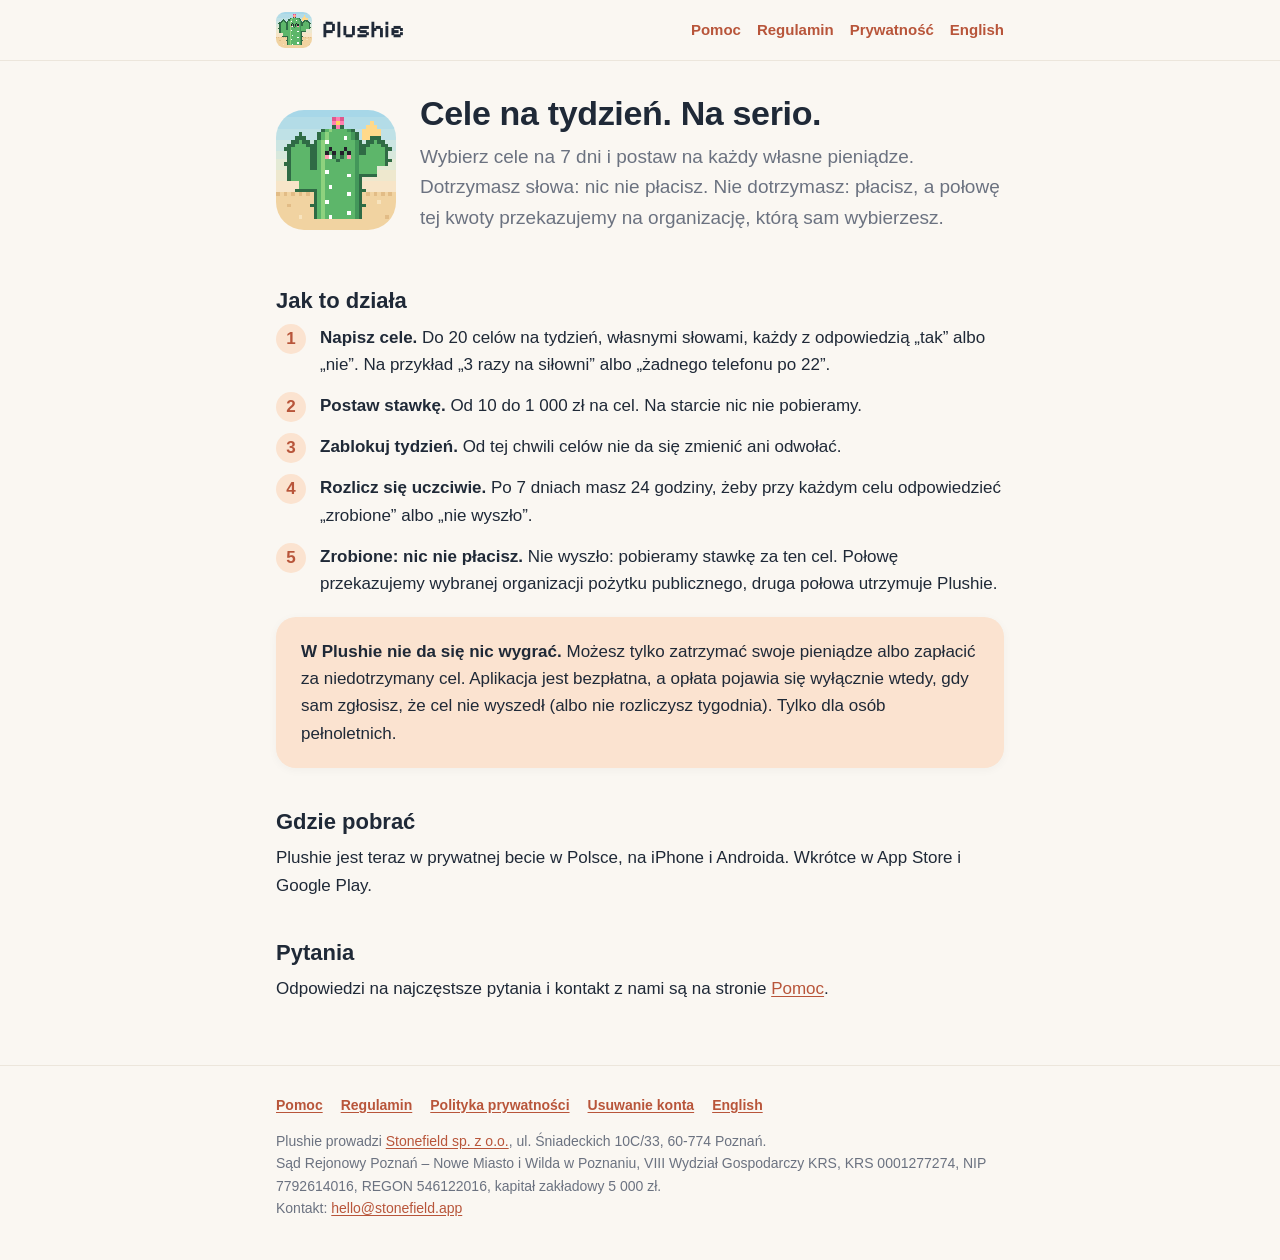
<file: index.html>
<!doctype html>
<html lang="pl">
<head>
<meta charset="utf-8">
<meta name="viewport" content="width=device-width, initial-scale=1">
<meta name="robots" content="noindex">
<title>Plushie: cele na tydzień, na serio</title>
<meta name="description" content="Plushie to aplikacja, w której stawiasz własne pieniądze na swoje cele na 7 dni. Dotrzymasz słowa: nic nie płacisz.">
<link rel="icon" href="/assets/favicon.png">
<link rel="apple-touch-icon" href="/assets/apple-touch-icon.png">
<link rel="stylesheet" href="/assets/site.css">
</head>
<body>
<a class="skip" href="#main">Przejdź do treści</a>
<header class="site-header">
  <div class="wrap">
    <a class="brand" href="/"><img src="/assets/plushie.png" alt="" width="36" height="36"><span>Plushie</span></a>
    <nav aria-label="Menu">
      <a href="/support/">Pomoc</a>
      <a href="/terms/">Regulamin</a>
      <a href="/privacy/">Prywatność</a>
      <a href="/en/" lang="en" hreflang="en">English</a>
    </nav>
  </div>
</header>

<main id="main" class="wrap">
  <div class="hero">
    <img src="/assets/plushie.png" alt="Plushie, pikselowy kaktus" width="120" height="120">
    <div>
      <h1>Cele na tydzień. Na serio.</h1>
      <p class="lead">Wybierz cele na 7 dni i postaw na każdy własne pieniądze. Dotrzymasz słowa: nic nie płacisz.
        Nie dotrzymasz: płacisz, a połowę tej kwoty przekazujemy na organizację, którą sam wybierzesz.</p>
    </div>
  </div>

  <h2>Jak to działa</h2>
  <ol class="steps">
    <li><strong>Napisz cele.</strong> Do 20 celów na tydzień, własnymi słowami, każdy z odpowiedzią „tak” albo „nie”.
      Na przykład „3 razy na siłowni” albo „żadnego telefonu po 22”.</li>
    <li><strong>Postaw stawkę.</strong> Od 10 do 1 000 zł na cel. Na starcie nic nie pobieramy.</li>
    <li><strong>Zablokuj tydzień.</strong> Od tej chwili celów nie da się zmienić ani odwołać.</li>
    <li><strong>Rozlicz się uczciwie.</strong> Po 7 dniach masz 24 godziny, żeby przy każdym celu odpowiedzieć
      „zrobione” albo „nie wyszło”.</li>
    <li><strong>Zrobione: nic nie płacisz.</strong> Nie wyszło: pobieramy stawkę za ten cel. Połowę przekazujemy
      wybranej organizacji pożytku publicznego, druga połowa utrzymuje Plushie.</li>
  </ol>

  <div class="card tint">
    <p><strong>W Plushie nie da się nic wygrać.</strong> Możesz tylko zatrzymać swoje pieniądze albo zapłacić za
      niedotrzymany cel. Aplikacja jest bezpłatna, a opłata pojawia się wyłącznie wtedy, gdy sam zgłosisz, że cel
      nie wyszedł (albo nie rozliczysz tygodnia). Tylko dla osób pełnoletnich.</p>
  </div>

  <h2>Gdzie pobrać</h2>
  <p>Plushie jest teraz w prywatnej becie w Polsce, na iPhone i Androida. Wkrótce w App Store i Google Play.</p>

  <h2>Pytania</h2>
  <p>Odpowiedzi na najczęstsze pytania i kontakt z nami są na stronie <a href="/support/">Pomoc</a>.</p>
</main>

<footer class="site-footer">
  <div class="wrap">
    <div class="links">
      <a href="/support/">Pomoc</a>
      <a href="/terms/">Regulamin</a>
      <a href="/privacy/">Polityka prywatności</a>
      <a href="/delete-account/">Usuwanie konta</a>
      <a href="/en/" lang="en" hreflang="en">English</a>
    </div>
    <address>
      Plushie prowadzi <a href="https://stonefield.app/">Stonefield sp. z o.o.</a>, ul. Śniadeckich 10C/33, 60-774 Poznań.<br>
      Sąd Rejonowy Poznań – Nowe Miasto i Wilda w Poznaniu, VIII Wydział Gospodarczy KRS, KRS 0001277274,
      NIP 7792614016, REGON 546122016, kapitał zakładowy 5 000 zł.<br>
      Kontakt: <a href="mailto:hello@stonefield.app">hello@stonefield.app</a>
    </address>
  </div>
</footer>
</body>
</html>
</file>
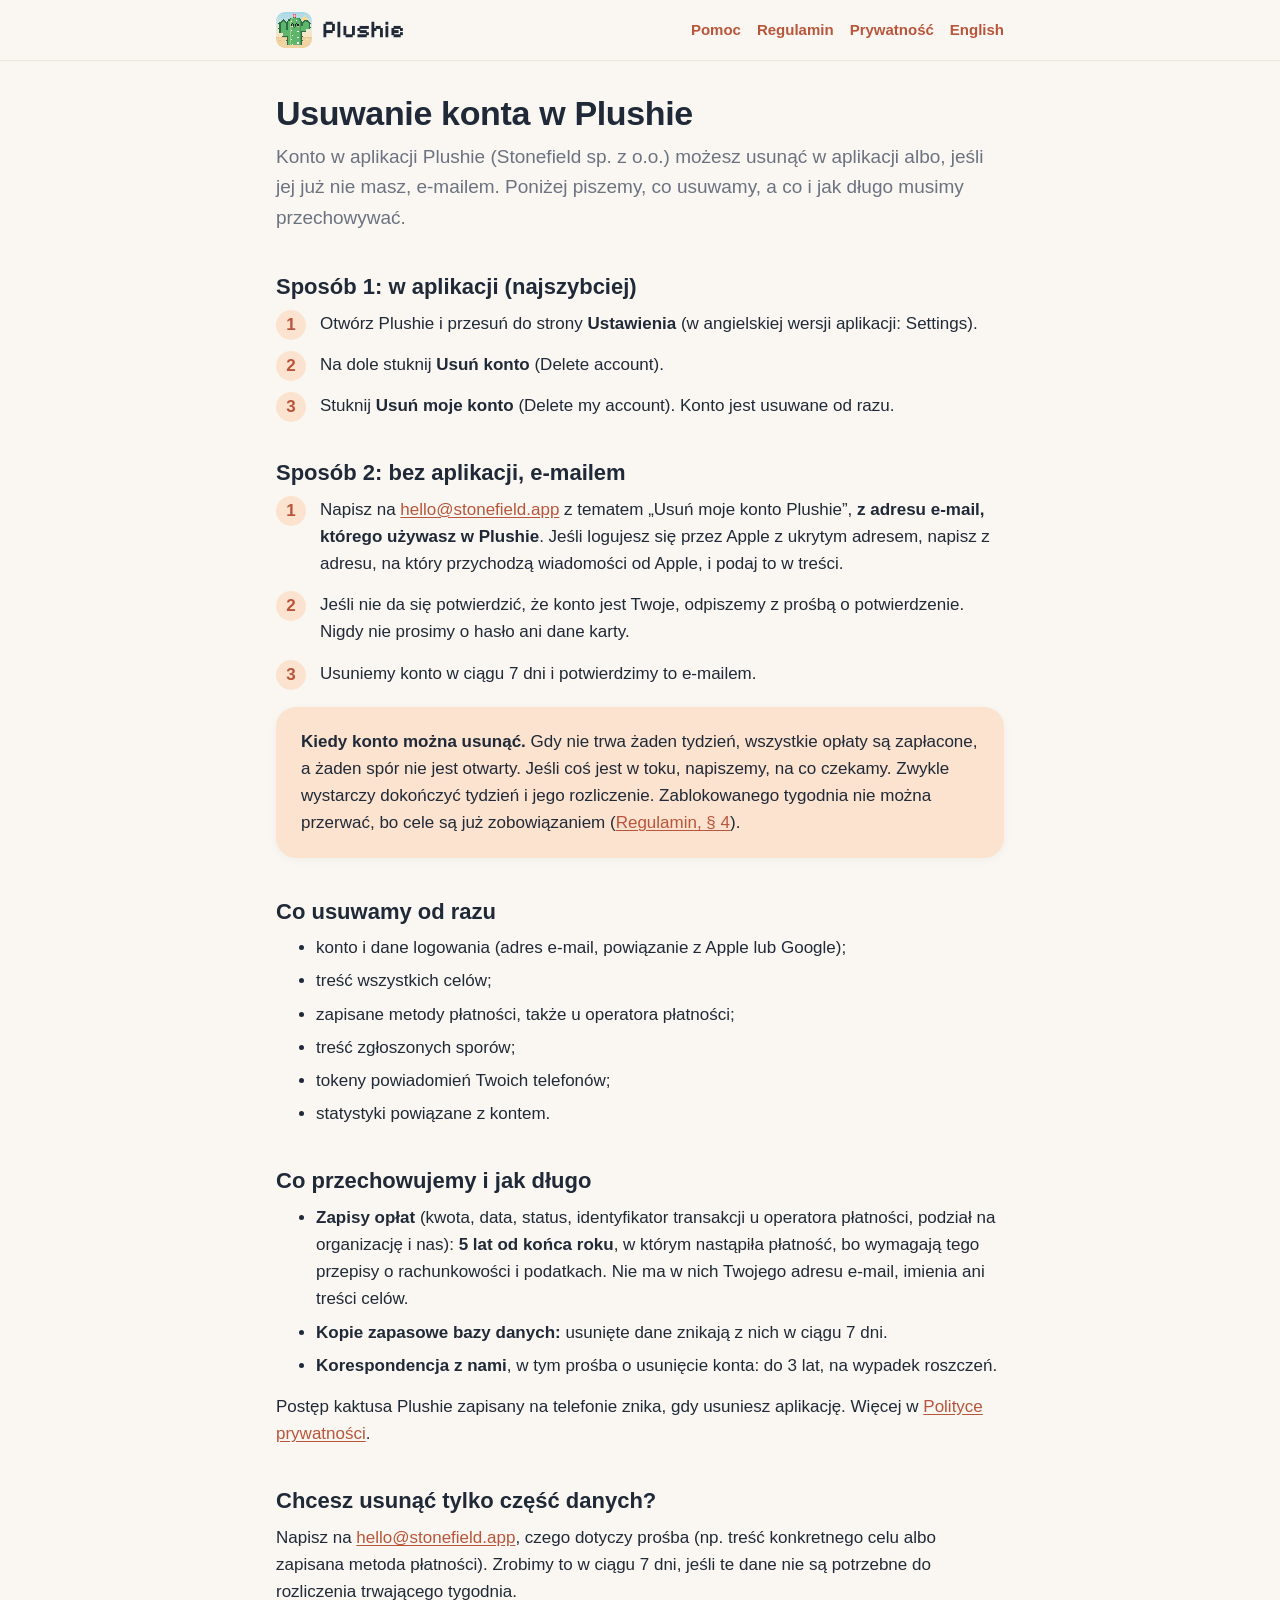
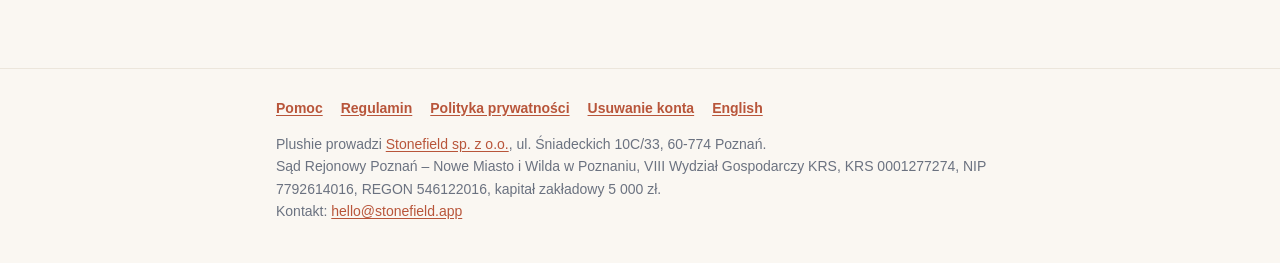
<file: delete-account/index.html>
<!doctype html>
<html lang="pl">
<head>
<meta charset="utf-8">
<meta name="viewport" content="width=device-width, initial-scale=1">
<meta name="robots" content="noindex">
<title>Usuwanie konta · Plushie</title>
<meta name="description" content="Jak usunąć konto Plushie, także bez aplikacji, oraz które dane usuwamy, a które i jak długo przechowujemy.">
<link rel="icon" href="/assets/favicon.png">
<link rel="apple-touch-icon" href="/assets/apple-touch-icon.png">
<link rel="stylesheet" href="/assets/site.css">
</head>
<body>
<a class="skip" href="#main">Przejdź do treści</a>
<header class="site-header">
  <div class="wrap">
    <a class="brand" href="/"><img src="/assets/plushie.png" alt="" width="36" height="36"><span>Plushie</span></a>
    <nav aria-label="Menu">
      <a href="/support/">Pomoc</a>
      <a href="/terms/">Regulamin</a>
      <a href="/privacy/">Prywatność</a>
      <a href="/en/delete-account/" lang="en" hreflang="en">English</a>
    </nav>
  </div>
</header>

<main id="main" class="wrap">
  <h1>Usuwanie konta w Plushie</h1>
  <p class="lead">Konto w aplikacji Plushie (Stonefield sp. z o.o.) możesz usunąć w aplikacji albo, jeśli jej już nie
    masz, e-mailem. Poniżej piszemy, co usuwamy, a co i jak długo musimy przechowywać.</p>

  <h2>Sposób 1: w aplikacji (najszybciej)</h2>
  <ol class="steps">
    <li>Otwórz Plushie i przesuń do strony <strong>Ustawienia</strong> (w angielskiej wersji aplikacji: Settings).</li>
    <li>Na dole stuknij <strong>Usuń konto</strong> (Delete account).</li>
    <li>Stuknij <strong>Usuń moje konto</strong> (Delete my account). Konto jest usuwane od razu.</li>
  </ol>

  <h2>Sposób 2: bez aplikacji, e-mailem</h2>
  <ol class="steps">
    <li>Napisz na <a href="mailto:hello@stonefield.app?subject=Usu%C5%84%20moje%20konto%20Plushie">hello@stonefield.app</a>
      z tematem „Usuń moje konto Plushie”, <strong>z adresu e-mail, którego używasz w Plushie</strong>. Jeśli logujesz się
      przez Apple z ukrytym adresem, napisz z adresu, na który przychodzą wiadomości od Apple, i podaj to w treści.</li>
    <li>Jeśli nie da się potwierdzić, że konto jest Twoje, odpiszemy z prośbą o potwierdzenie. Nigdy nie prosimy o
      hasło ani dane karty.</li>
    <li>Usuniemy konto w ciągu 7 dni i potwierdzimy to e-mailem.</li>
  </ol>

  <div class="card tint">
    <p><strong>Kiedy konto można usunąć.</strong> Gdy nie trwa żaden tydzień, wszystkie opłaty są zapłacone, a żaden
      spór nie jest otwarty. Jeśli coś jest w toku, napiszemy, na co czekamy. Zwykle wystarczy dokończyć tydzień i jego
      rozliczenie. Zablokowanego tygodnia nie można przerwać, bo cele są już zobowiązaniem
      (<a href="/terms/#tydzien">Regulamin, § 4</a>).</p>
  </div>

  <h2>Co usuwamy od razu</h2>
  <ul>
    <li>konto i dane logowania (adres e-mail, powiązanie z Apple lub Google);</li>
    <li>treść wszystkich celów;</li>
    <li>zapisane metody płatności, także u operatora płatności;</li>
    <li>treść zgłoszonych sporów;</li>
    <li>tokeny powiadomień Twoich telefonów;</li>
    <li>statystyki powiązane z kontem.</li>
  </ul>

  <h2>Co przechowujemy i jak długo</h2>
  <ul>
    <li><strong>Zapisy opłat</strong> (kwota, data, status, identyfikator transakcji u operatora płatności, podział na
      organizację i nas): <strong>5 lat od końca roku</strong>, w którym nastąpiła płatność, bo wymagają tego przepisy
      o rachunkowości i podatkach. Nie ma w nich Twojego adresu e-mail, imienia ani treści celów.</li>
    <li><strong>Kopie zapasowe bazy danych:</strong> usunięte dane znikają z nich w ciągu 7 dni.</li>
    <li><strong>Korespondencja z nami</strong>, w tym prośba o usunięcie konta: do 3 lat, na wypadek roszczeń.</li>
  </ul>
  <p>Postęp kaktusa Plushie zapisany na telefonie znika, gdy usuniesz aplikację. Więcej w
    <a href="/privacy/#okres">Polityce prywatności</a>.</p>

  <h2>Chcesz usunąć tylko część danych?</h2>
  <p>Napisz na <a href="mailto:hello@stonefield.app">hello@stonefield.app</a>, czego dotyczy prośba (np. treść
    konkretnego celu albo zapisana metoda płatności). Zrobimy to w ciągu 7 dni, jeśli te dane nie są potrzebne do
    rozliczenia trwającego tygodnia.</p>
</main>

<footer class="site-footer">
  <div class="wrap">
    <div class="links">
      <a href="/support/">Pomoc</a>
      <a href="/terms/">Regulamin</a>
      <a href="/privacy/">Polityka prywatności</a>
      <a href="/delete-account/">Usuwanie konta</a>
      <a href="/en/delete-account/" lang="en" hreflang="en">English</a>
    </div>
    <address>
      Plushie prowadzi <a href="https://stonefield.app/">Stonefield sp. z o.o.</a>, ul. Śniadeckich 10C/33, 60-774 Poznań.<br>
      Sąd Rejonowy Poznań – Nowe Miasto i Wilda w Poznaniu, VIII Wydział Gospodarczy KRS, KRS 0001277274,
      NIP 7792614016, REGON 546122016, kapitał zakładowy 5 000 zł.<br>
      Kontakt: <a href="mailto:hello@stonefield.app">hello@stonefield.app</a>
    </address>
  </div>
</footer>
</body>
</html>
</file>
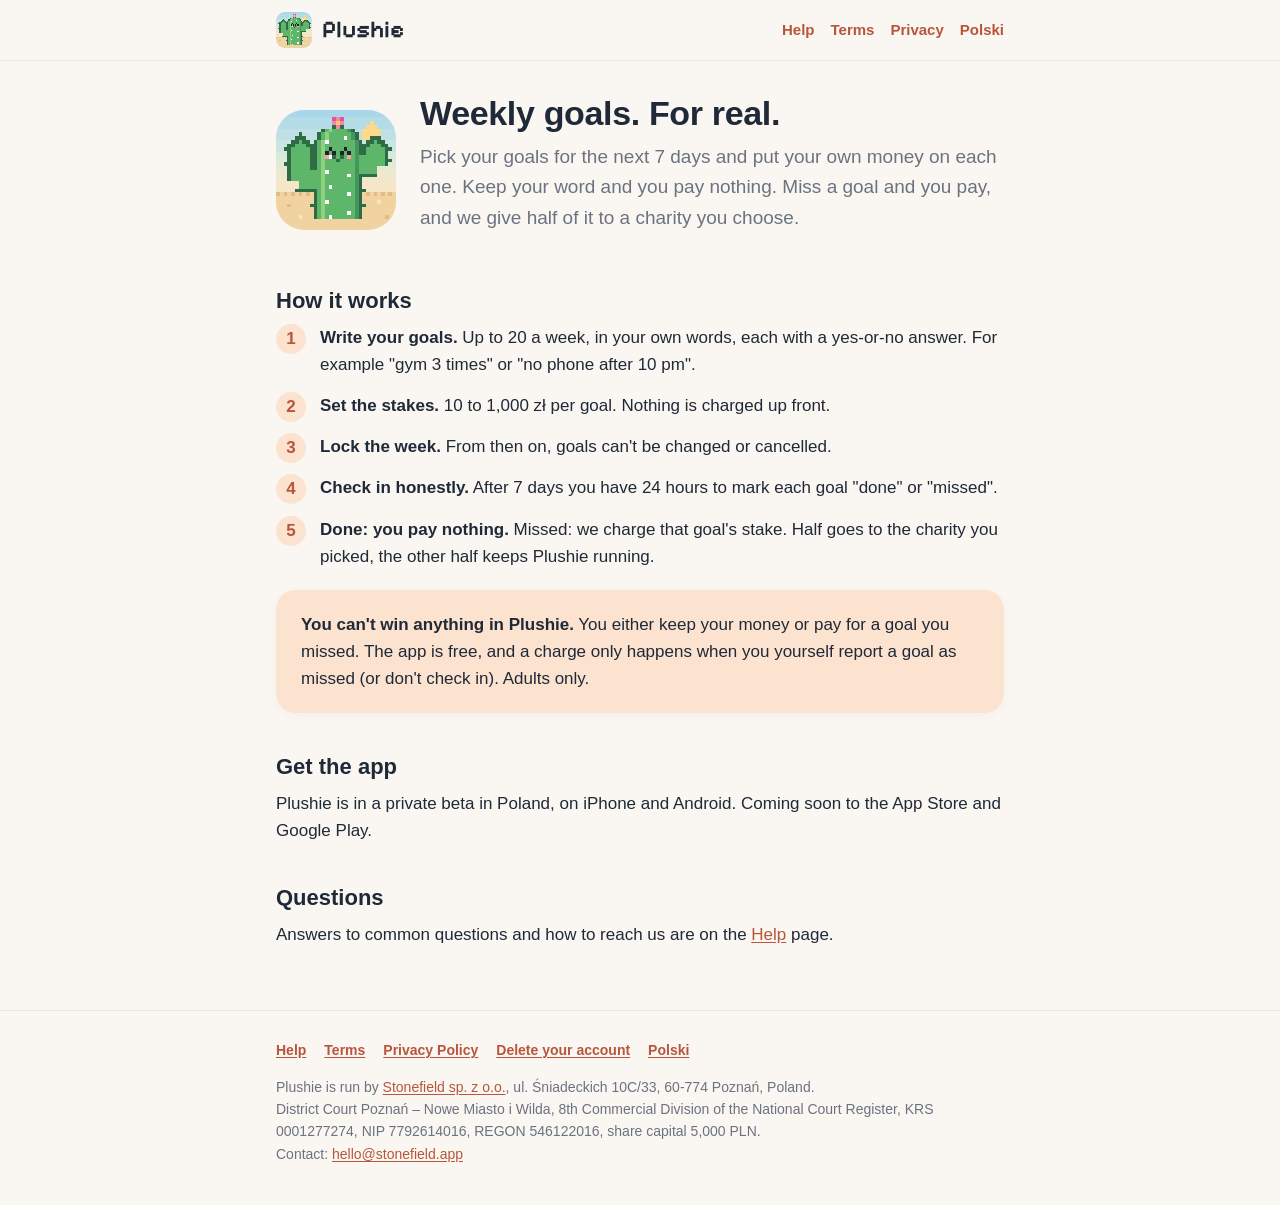
<file: en/index.html>
<!doctype html>
<html lang="en">
<head>
<meta charset="utf-8">
<meta name="viewport" content="width=device-width, initial-scale=1">
<meta name="robots" content="noindex">
<title>Plushie: weekly goals, for real</title>
<meta name="description" content="Plushie is an app where you put your own money on your goals for 7 days. Keep your word and you pay nothing.">
<link rel="icon" href="/assets/favicon.png">
<link rel="apple-touch-icon" href="/assets/apple-touch-icon.png">
<link rel="stylesheet" href="/assets/site.css">
</head>
<body>
<a class="skip" href="#main">Skip to content</a>
<header class="site-header">
  <div class="wrap">
    <a class="brand" href="/en/"><img src="/assets/plushie.png" alt="" width="36" height="36"><span>Plushie</span></a>
    <nav aria-label="Menu">
      <a href="/en/support/">Help</a>
      <a href="/en/terms/">Terms</a>
      <a href="/en/privacy/">Privacy</a>
      <a href="/" lang="pl" hreflang="pl">Polski</a>
    </nav>
  </div>
</header>

<main id="main" class="wrap">
  <div class="hero">
    <img src="/assets/plushie.png" alt="Plushie, a pixel cactus" width="120" height="120">
    <div>
      <h1>Weekly goals. For real.</h1>
      <p class="lead">Pick your goals for the next 7 days and put your own money on each one. Keep your word and you pay
        nothing. Miss a goal and you pay, and we give half of it to a charity you choose.</p>
    </div>
  </div>

  <h2>How it works</h2>
  <ol class="steps">
    <li><strong>Write your goals.</strong> Up to 20 a week, in your own words, each with a yes-or-no answer. For
      example "gym 3 times" or "no phone after 10 pm".</li>
    <li><strong>Set the stakes.</strong> 10 to 1,000 zł per goal. Nothing is charged up front.</li>
    <li><strong>Lock the week.</strong> From then on, goals can't be changed or cancelled.</li>
    <li><strong>Check in honestly.</strong> After 7 days you have 24 hours to mark each goal "done" or "missed".</li>
    <li><strong>Done: you pay nothing.</strong> Missed: we charge that goal's stake. Half goes to the charity you
      picked, the other half keeps Plushie running.</li>
  </ol>

  <div class="card tint">
    <p><strong>You can't win anything in Plushie.</strong> You either keep your money or pay for a goal you missed. The
      app is free, and a charge only happens when you yourself report a goal as missed (or don't check in). Adults
      only.</p>
  </div>

  <h2>Get the app</h2>
  <p>Plushie is in a private beta in Poland, on iPhone and Android. Coming soon to the App Store and Google Play.</p>

  <h2>Questions</h2>
  <p>Answers to common questions and how to reach us are on the <a href="/en/support/">Help</a> page.</p>
</main>

<footer class="site-footer">
  <div class="wrap">
    <div class="links">
      <a href="/en/support/">Help</a>
      <a href="/en/terms/">Terms</a>
      <a href="/en/privacy/">Privacy Policy</a>
      <a href="/en/delete-account/">Delete your account</a>
      <a href="/" lang="pl" hreflang="pl">Polski</a>
    </div>
    <address>
      Plushie is run by <a href="https://stonefield.app/">Stonefield sp. z o.o.</a>, ul. Śniadeckich 10C/33, 60-774 Poznań, Poland.<br>
      District Court Poznań – Nowe Miasto i Wilda, 8th Commercial Division of the National Court Register, KRS 0001277274,
      NIP 7792614016, REGON 546122016, share capital 5,000 PLN.<br>
      Contact: <a href="mailto:hello@stonefield.app">hello@stonefield.app</a>
    </address>
  </div>
</footer>
</body>
</html>
</file>
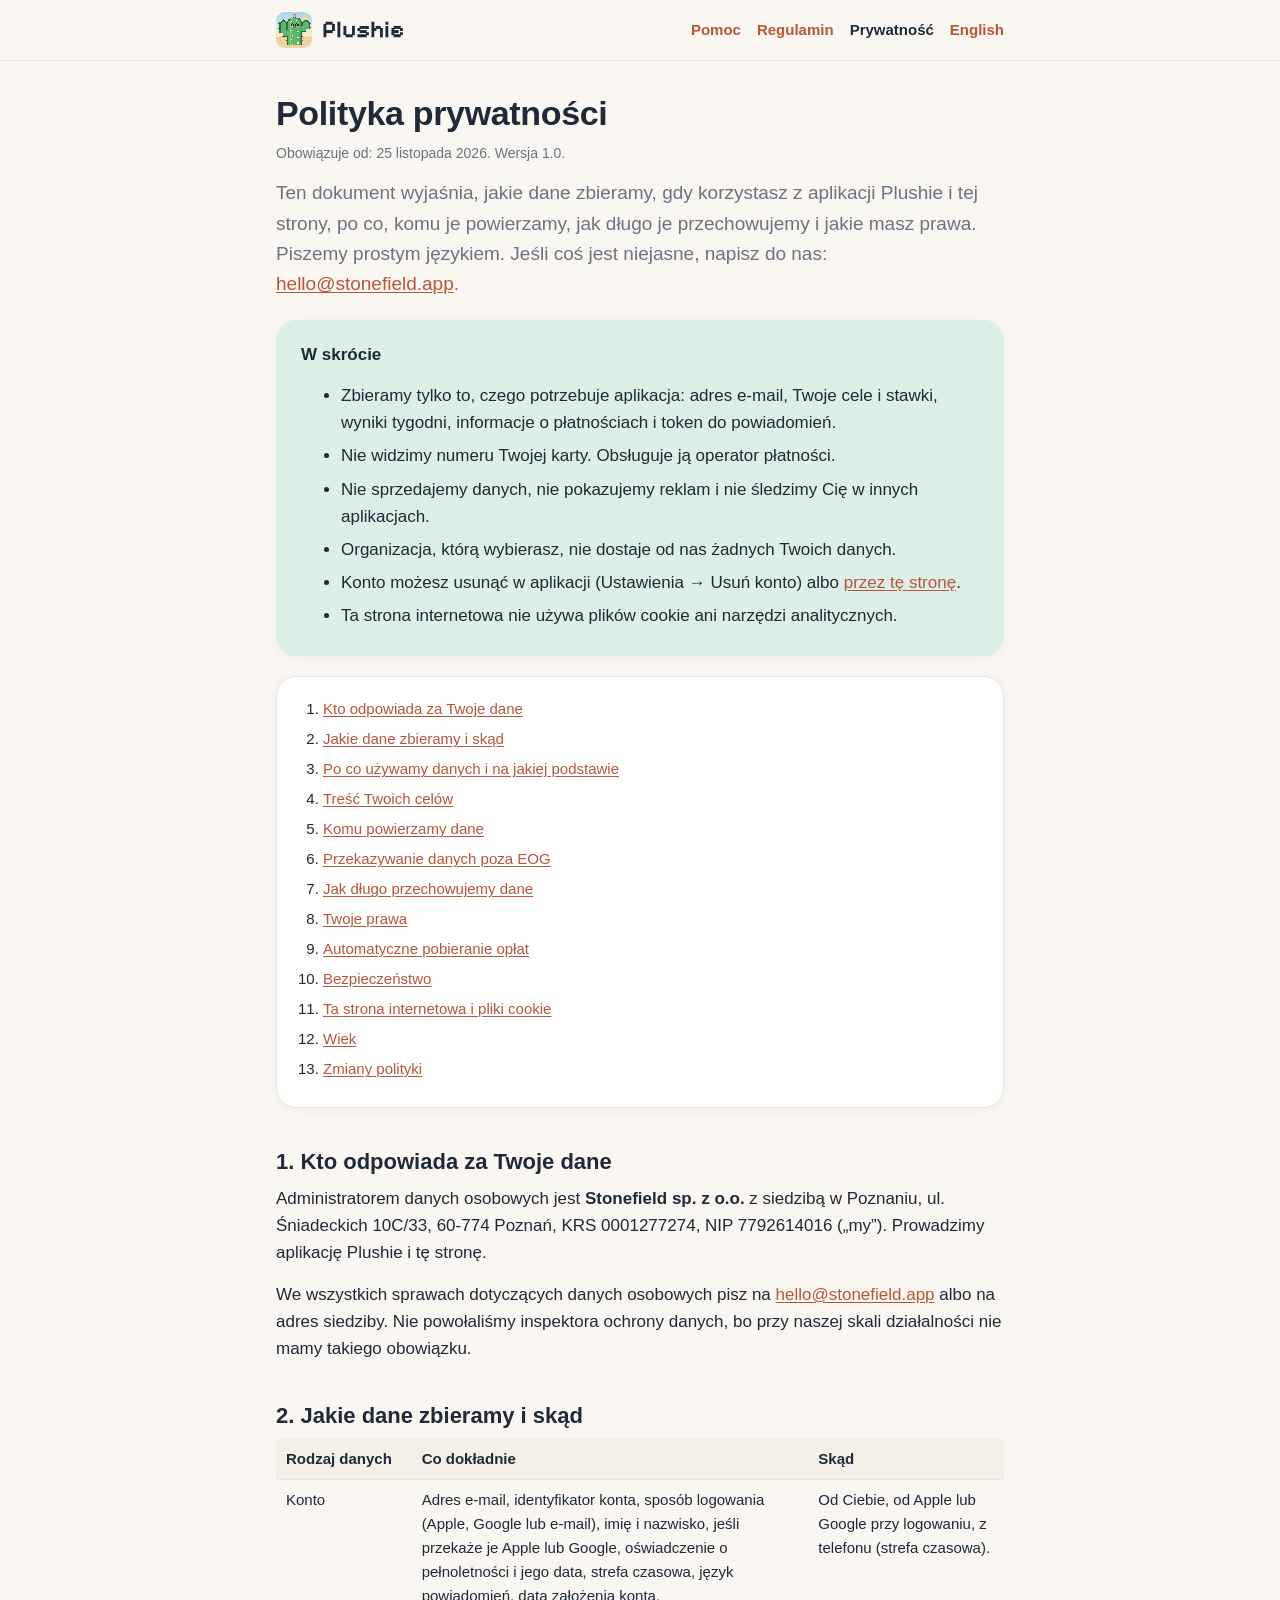
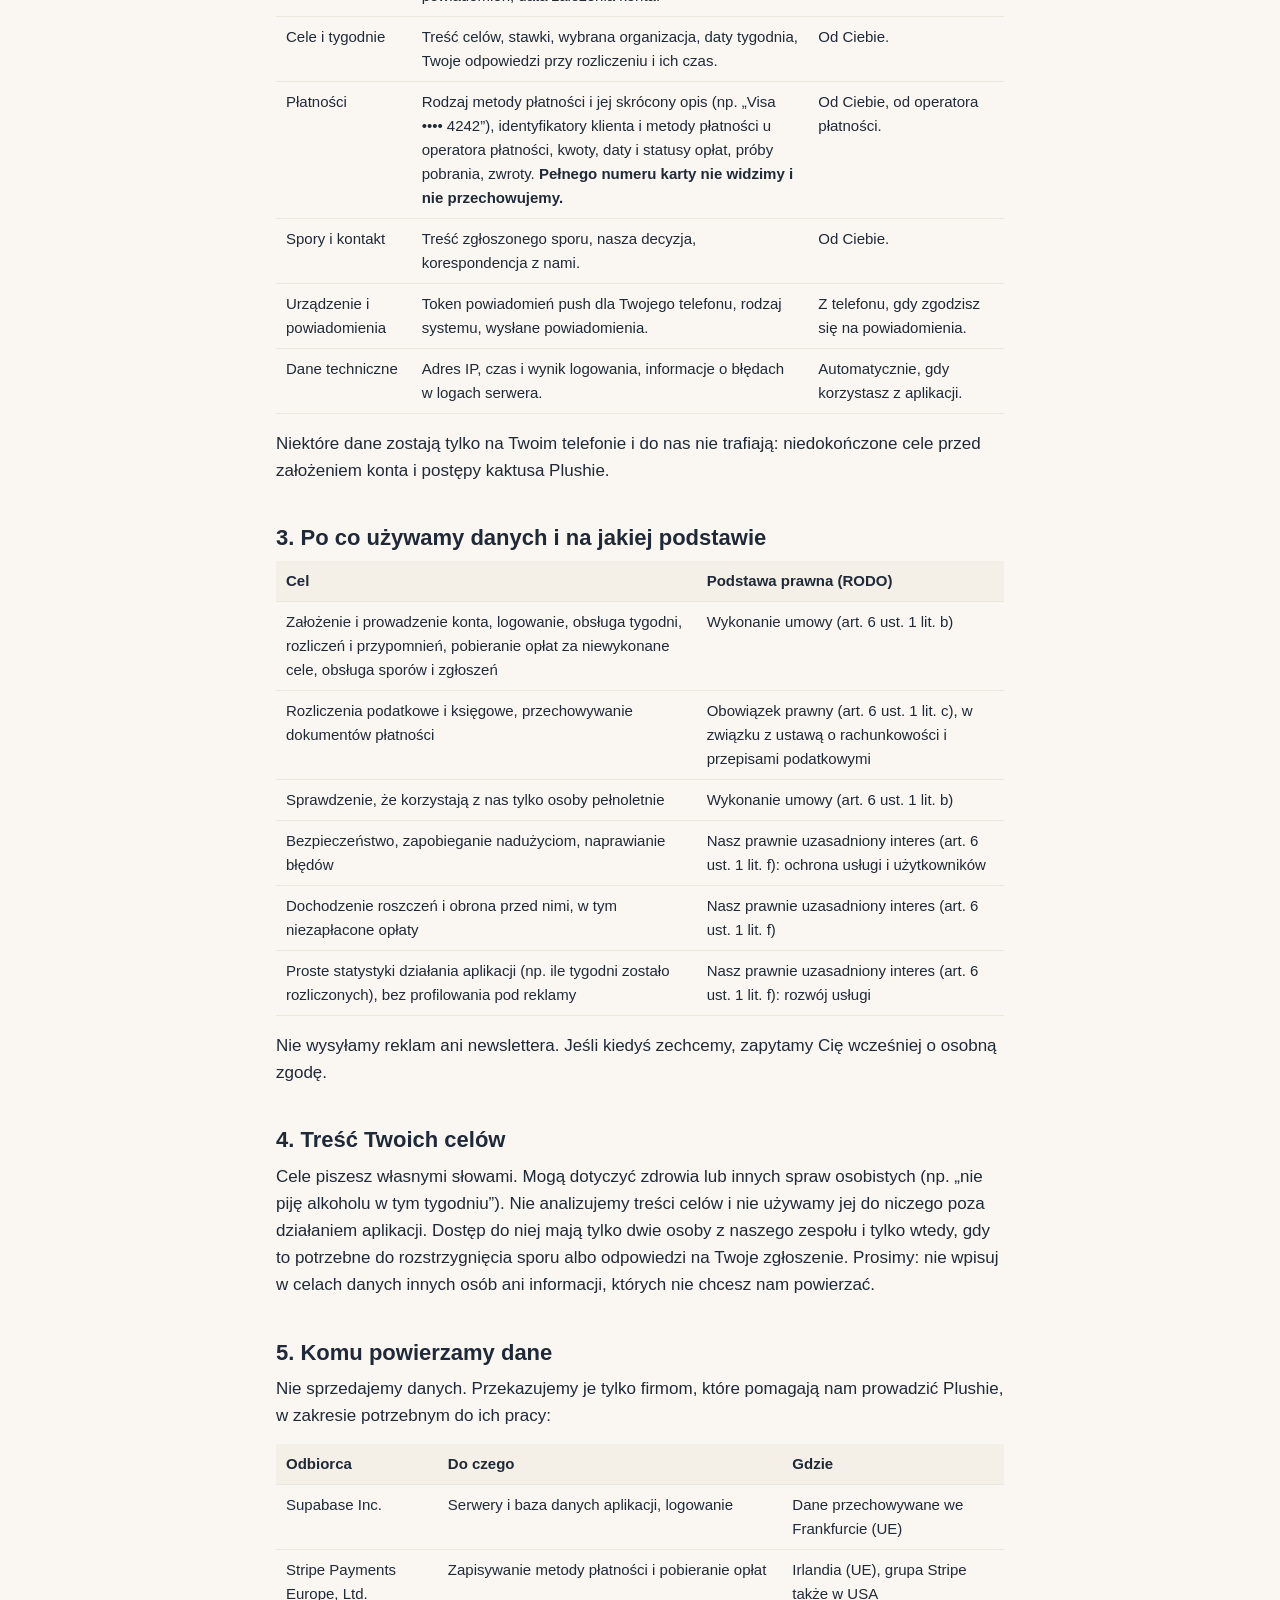
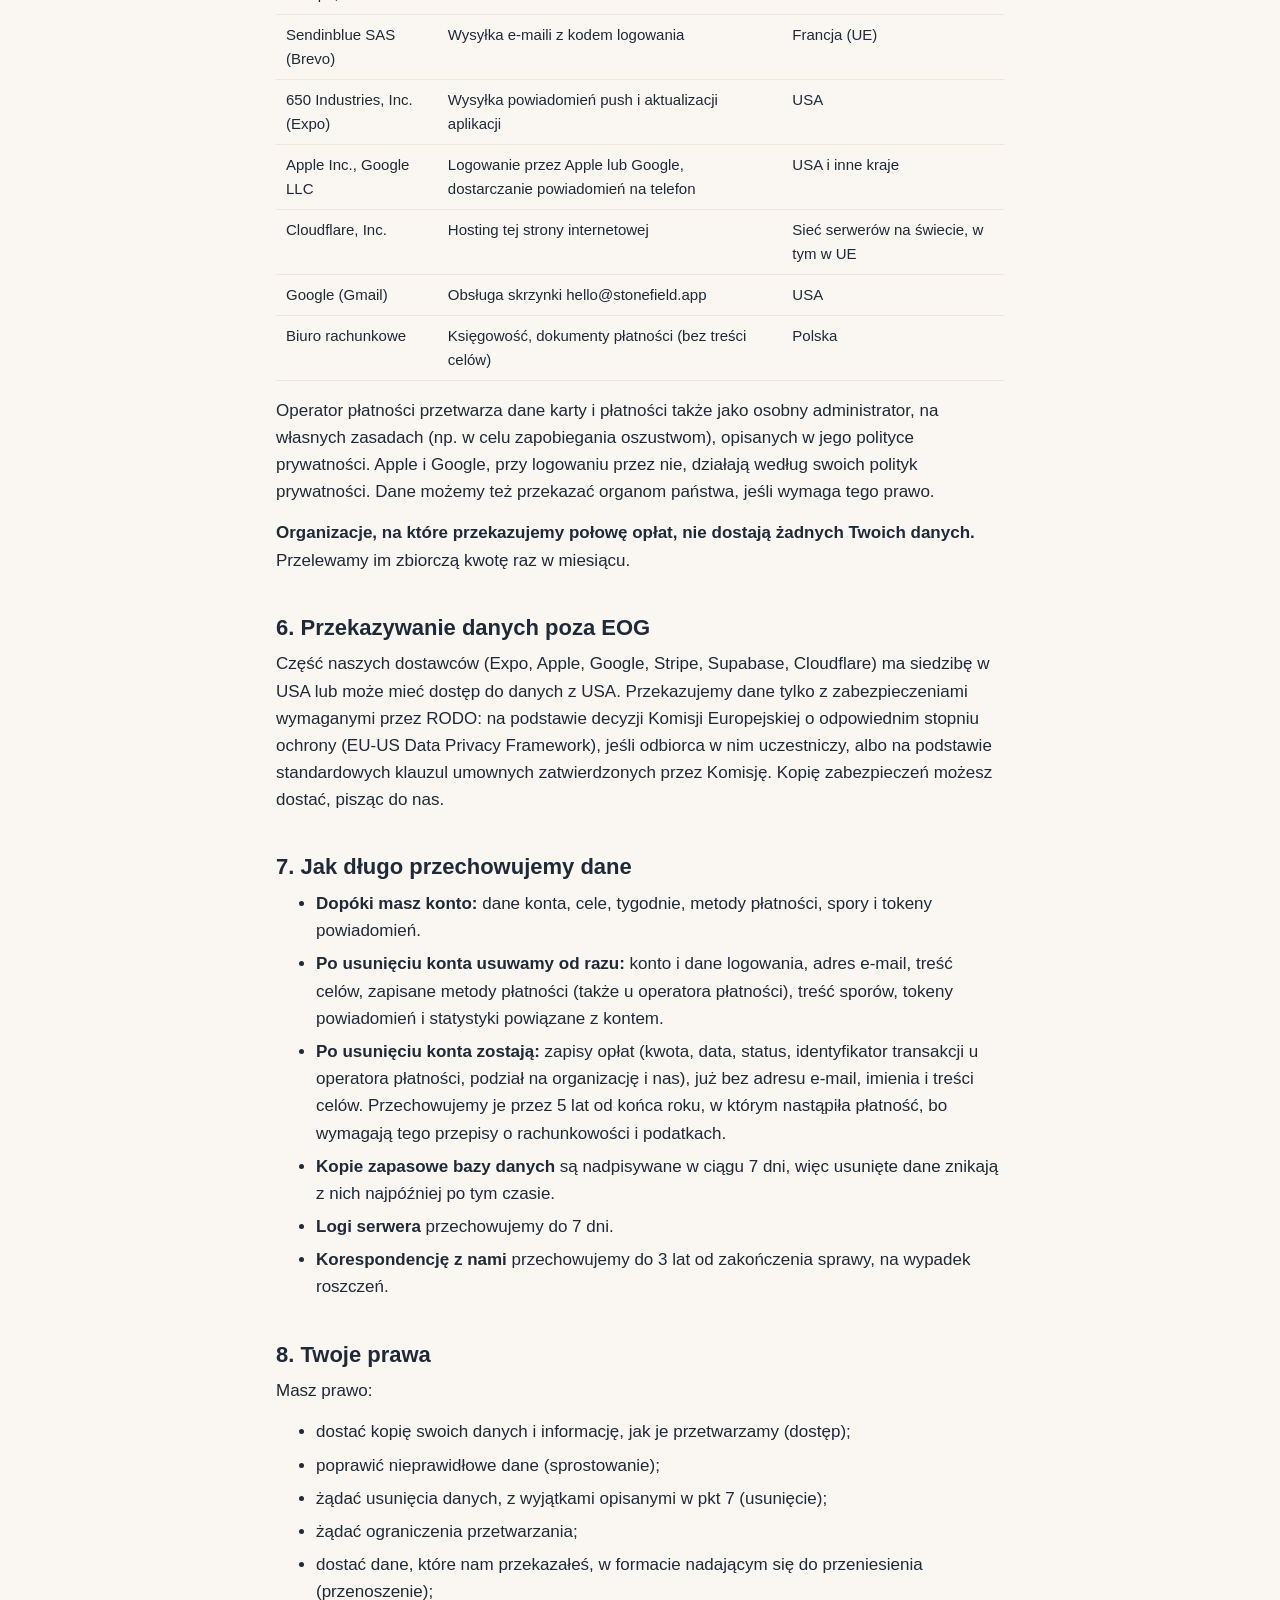
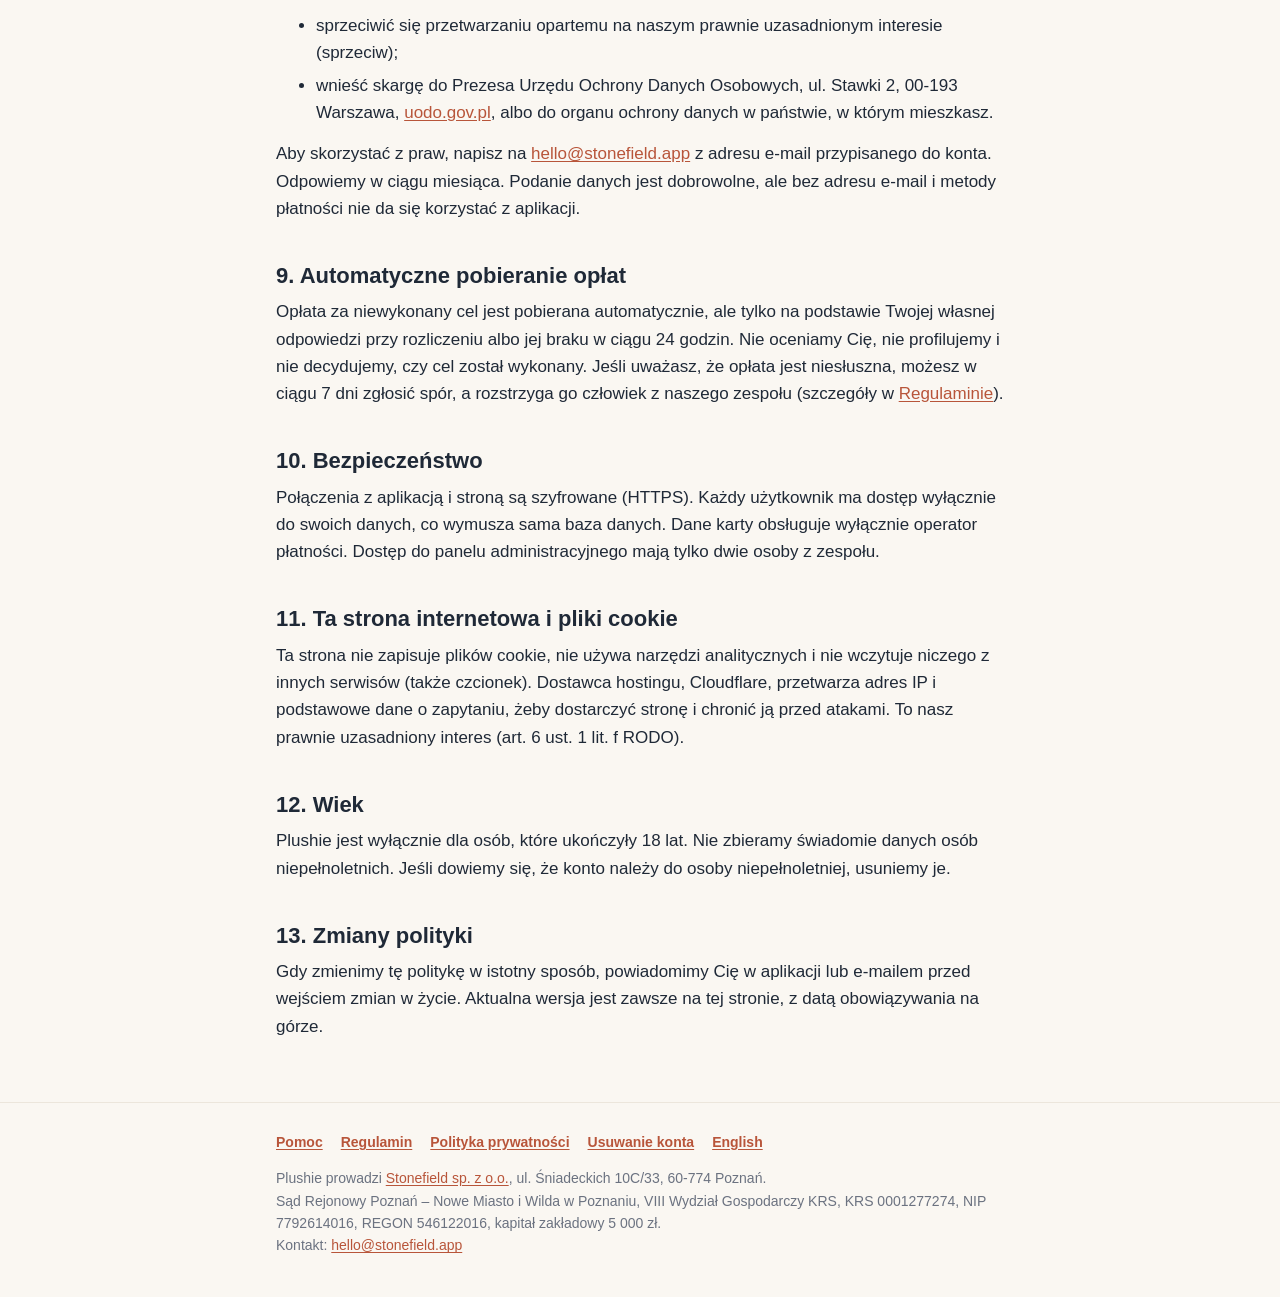
<file: privacy/index.html>
<!doctype html>
<html lang="pl">
<head>
<meta charset="utf-8">
<meta name="viewport" content="width=device-width, initial-scale=1">
<meta name="robots" content="noindex">
<title>Polityka prywatności · Plushie</title>
<meta name="description" content="Jakie dane zbiera Plushie, po co, komu je powierzamy, jak długo je trzymamy i jakie masz prawa.">
<link rel="icon" href="/assets/favicon.png">
<link rel="apple-touch-icon" href="/assets/apple-touch-icon.png">
<link rel="stylesheet" href="/assets/site.css">
</head>
<body>
<a class="skip" href="#main">Przejdź do treści</a>
<header class="site-header">
  <div class="wrap">
    <a class="brand" href="/"><img src="/assets/plushie.png" alt="" width="36" height="36"><span>Plushie</span></a>
    <nav aria-label="Menu">
      <a href="/support/">Pomoc</a>
      <a href="/terms/">Regulamin</a>
      <a href="/privacy/" aria-current="page">Prywatność</a>
      <a href="/en/privacy/" lang="en" hreflang="en">English</a>
    </nav>
  </div>
</header>

<main id="main" class="wrap legal-doc">
  <h1>Polityka prywatności</h1>
  <p class="meta">Obowiązuje od: 25 listopada 2026. Wersja 1.0.</p>

  <p class="lead">Ten dokument wyjaśnia, jakie dane zbieramy, gdy korzystasz z aplikacji Plushie i tej strony, po co,
    komu je powierzamy, jak długo je przechowujemy i jakie masz prawa. Piszemy prostym językiem. Jeśli coś jest
    niejasne, napisz do nas: <a href="mailto:hello@stonefield.app">hello@stonefield.app</a>.</p>

  <div class="card ok">
    <p><strong>W skrócie</strong></p>
    <ul>
      <li>Zbieramy tylko to, czego potrzebuje aplikacja: adres e-mail, Twoje cele i stawki, wyniki tygodni,
        informacje o płatnościach i token do powiadomień.</li>
      <li>Nie widzimy numeru Twojej karty. Obsługuje ją operator płatności.</li>
      <li>Nie sprzedajemy danych, nie pokazujemy reklam i nie śledzimy Cię w innych aplikacjach.</li>
      <li>Organizacja, którą wybierasz, nie dostaje od nas żadnych Twoich danych.</li>
      <li>Konto możesz usunąć w aplikacji (Ustawienia → Usuń konto) albo <a href="/delete-account/">przez tę stronę</a>.</li>
      <li>Ta strona internetowa nie używa plików cookie ani narzędzi analitycznych.</li>
    </ul>
  </div>

  <nav class="toc card" aria-label="Spis treści">
    <ol>
      <li><a href="#administrator">Kto odpowiada za Twoje dane</a></li>
      <li><a href="#dane">Jakie dane zbieramy i skąd</a></li>
      <li><a href="#cele">Po co używamy danych i na jakiej podstawie</a></li>
      <li><a href="#tresc-celow">Treść Twoich celów</a></li>
      <li><a href="#odbiorcy">Komu powierzamy dane</a></li>
      <li><a href="#poza-eog">Przekazywanie danych poza EOG</a></li>
      <li><a href="#okres">Jak długo przechowujemy dane</a></li>
      <li><a href="#prawa">Twoje prawa</a></li>
      <li><a href="#automatyzacja">Automatyczne pobieranie opłat</a></li>
      <li><a href="#bezpieczenstwo">Bezpieczeństwo</a></li>
      <li><a href="#strona">Ta strona internetowa i pliki cookie</a></li>
      <li><a href="#wiek">Wiek</a></li>
      <li><a href="#zmiany">Zmiany polityki</a></li>
    </ol>
  </nav>

  <h2 id="administrator">1. Kto odpowiada za Twoje dane</h2>
  <p>Administratorem danych osobowych jest <strong>Stonefield sp. z o.o.</strong> z siedzibą w Poznaniu,
    ul. Śniadeckich 10C/33, 60-774 Poznań, KRS 0001277274,
    NIP 7792614016 („my”). Prowadzimy aplikację Plushie i tę stronę.</p>
  <p>We wszystkich sprawach dotyczących danych osobowych pisz na
    <a href="mailto:hello@stonefield.app">hello@stonefield.app</a> albo na adres siedziby. Nie powołaliśmy inspektora
    ochrony danych, bo przy naszej skali działalności nie mamy takiego obowiązku.</p>

  <h2 id="dane">2. Jakie dane zbieramy i skąd</h2>
  <div class="table-scroll">
  <table>
    <thead><tr><th>Rodzaj danych</th><th>Co dokładnie</th><th>Skąd</th></tr></thead>
    <tbody>
      <tr><td>Konto</td><td>Adres e-mail, identyfikator konta, sposób logowania (Apple, Google lub e-mail), imię i nazwisko,
        jeśli przekaże je Apple lub Google, oświadczenie o pełnoletności i jego data, strefa czasowa, język powiadomień,
        data założenia konta.</td><td>Od Ciebie, od Apple lub Google przy logowaniu, z telefonu (strefa czasowa).</td></tr>
      <tr><td>Cele i tygodnie</td><td>Treść celów, stawki, wybrana organizacja, daty tygodnia, Twoje odpowiedzi przy
        rozliczeniu i ich czas.</td><td>Od Ciebie.</td></tr>
      <tr><td>Płatności</td><td>Rodzaj metody płatności i jej skrócony opis (np. „Visa •••• 4242”), identyfikatory
        klienta i metody płatności u operatora płatności, kwoty, daty i statusy opłat, próby pobrania, zwroty.
        <strong>Pełnego numeru karty nie widzimy i nie przechowujemy.</strong></td><td>Od Ciebie, od operatora płatności.</td></tr>
      <tr><td>Spory i kontakt</td><td>Treść zgłoszonego sporu, nasza decyzja, korespondencja z nami.</td><td>Od Ciebie.</td></tr>
      <tr><td>Urządzenie i powiadomienia</td><td>Token powiadomień push dla Twojego telefonu, rodzaj systemu, wysłane
        powiadomienia.</td><td>Z telefonu, gdy zgodzisz się na powiadomienia.</td></tr>
      <tr><td>Dane techniczne</td><td>Adres IP, czas i wynik logowania, informacje o błędach w logach serwera.</td><td>Automatycznie, gdy korzystasz z aplikacji.</td></tr>
    </tbody>
  </table>
  </div>
  <p>Niektóre dane zostają tylko na Twoim telefonie i do nas nie trafiają: niedokończone cele przed założeniem konta
    i postępy kaktusa Plushie.</p>

  <h2 id="cele">3. Po co używamy danych i na jakiej podstawie</h2>
  <div class="table-scroll">
  <table>
    <thead><tr><th>Cel</th><th>Podstawa prawna (RODO)</th></tr></thead>
    <tbody>
      <tr><td>Założenie i prowadzenie konta, logowanie, obsługa tygodni, rozliczeń i przypomnień, pobieranie opłat za
        niewykonane cele, obsługa sporów i zgłoszeń</td><td>Wykonanie umowy (art. 6 ust. 1 lit. b)</td></tr>
      <tr><td>Rozliczenia podatkowe i księgowe, przechowywanie dokumentów płatności</td><td>Obowiązek prawny (art. 6 ust. 1
        lit. c), w związku z ustawą o rachunkowości i przepisami podatkowymi</td></tr>
      <tr><td>Sprawdzenie, że korzystają z nas tylko osoby pełnoletnie</td><td>Wykonanie umowy (art. 6 ust. 1 lit. b)</td></tr>
      <tr><td>Bezpieczeństwo, zapobieganie nadużyciom, naprawianie błędów</td><td>Nasz prawnie uzasadniony interes
        (art. 6 ust. 1 lit. f): ochrona usługi i użytkowników</td></tr>
      <tr><td>Dochodzenie roszczeń i obrona przed nimi, w tym niezapłacone opłaty</td><td>Nasz prawnie uzasadniony interes
        (art. 6 ust. 1 lit. f)</td></tr>
      <tr><td>Proste statystyki działania aplikacji (np. ile tygodni zostało rozliczonych), bez profilowania pod
        reklamy</td><td>Nasz prawnie uzasadniony interes (art. 6 ust. 1 lit. f): rozwój usługi</td></tr>
    </tbody>
  </table>
  </div>
  <p>Nie wysyłamy reklam ani newslettera. Jeśli kiedyś zechcemy, zapytamy Cię wcześniej o osobną zgodę.</p>

  <h2 id="tresc-celow">4. Treść Twoich celów</h2>
  <p>Cele piszesz własnymi słowami. Mogą dotyczyć zdrowia lub innych spraw osobistych (np. „nie piję alkoholu w tym
    tygodniu”). Nie analizujemy treści celów i nie używamy jej do niczego poza działaniem aplikacji. Dostęp do niej
    mają tylko dwie osoby z naszego zespołu i tylko wtedy, gdy to potrzebne do rozstrzygnięcia sporu albo
    odpowiedzi na Twoje zgłoszenie. Prosimy: nie wpisuj w celach danych innych osób ani informacji, których nie
    chcesz nam powierzać.</p>

  <h2 id="odbiorcy">5. Komu powierzamy dane</h2>
  <p>Nie sprzedajemy danych. Przekazujemy je tylko firmom, które pomagają nam prowadzić Plushie, w zakresie
    potrzebnym do ich pracy:</p>
  <div class="table-scroll">
  <table>
    <thead><tr><th>Odbiorca</th><th>Do czego</th><th>Gdzie</th></tr></thead>
    <tbody>
      <tr><td>Supabase Inc.</td><td>Serwery i baza danych aplikacji, logowanie</td><td>Dane przechowywane we Frankfurcie (UE)</td></tr>
      <tr><td>Stripe Payments Europe, Ltd.</td><td>Zapisywanie metody płatności i pobieranie opłat</td><td>Irlandia (UE), grupa Stripe także w USA</td></tr>
      <tr><td>Sendinblue SAS (Brevo)</td><td>Wysyłka e-maili z kodem logowania</td><td>Francja (UE)</td></tr>
      <tr><td>650 Industries, Inc. (Expo)</td><td>Wysyłka powiadomień push i aktualizacji aplikacji</td><td>USA</td></tr>
      <tr><td>Apple Inc., Google LLC</td><td>Logowanie przez Apple lub Google, dostarczanie powiadomień na telefon</td><td>USA i inne kraje</td></tr>
      <tr><td>Cloudflare, Inc.</td><td>Hosting tej strony internetowej</td><td>Sieć serwerów na świecie, w tym w UE</td></tr>
      <tr><td>Google (Gmail)</td><td>Obsługa skrzynki hello@stonefield.app</td><td>USA</td></tr>
      <tr><td>Biuro rachunkowe</td><td>Księgowość, dokumenty płatności (bez treści celów)</td><td>Polska</td></tr>
    </tbody>
  </table>
  </div>
  <p>Operator płatności przetwarza dane karty i płatności także jako osobny administrator, na własnych zasadach
    (np. w celu zapobiegania oszustwom), opisanych w jego polityce prywatności. Apple i Google, przy logowaniu przez
    nie, działają według swoich polityk prywatności. Dane możemy też przekazać organom państwa, jeśli wymaga tego
    prawo.</p>
  <p><strong>Organizacje, na które przekazujemy połowę opłat, nie dostają żadnych Twoich danych.</strong> Przelewamy
    im zbiorczą kwotę raz w miesiącu.</p>

  <h2 id="poza-eog">6. Przekazywanie danych poza EOG</h2>
  <p>Część naszych dostawców (Expo, Apple, Google, Stripe, Supabase, Cloudflare) ma siedzibę w USA lub może mieć
    dostęp do danych z USA. Przekazujemy dane tylko z zabezpieczeniami wymaganymi przez RODO: na podstawie decyzji
    Komisji Europejskiej o odpowiednim stopniu ochrony (EU-US Data Privacy Framework), jeśli odbiorca w nim
    uczestniczy, albo na podstawie standardowych klauzul umownych zatwierdzonych przez Komisję. Kopię zabezpieczeń
    możesz dostać, pisząc do nas.</p>

  <h2 id="okres">7. Jak długo przechowujemy dane</h2>
  <ul>
    <li><strong>Dopóki masz konto:</strong> dane konta, cele, tygodnie, metody płatności, spory i tokeny powiadomień.</li>
    <li><strong>Po usunięciu konta usuwamy od razu:</strong> konto i dane logowania, adres e-mail, treść celów,
      zapisane metody płatności (także u operatora płatności), treść sporów, tokeny powiadomień i statystyki
      powiązane z kontem.</li>
    <li><strong>Po usunięciu konta zostają:</strong> zapisy opłat (kwota, data, status, identyfikator transakcji u operatora
      płatności, podział na organizację i nas), już bez adresu e-mail, imienia i treści celów. Przechowujemy je
      przez 5 lat od końca roku, w którym nastąpiła płatność, bo wymagają tego przepisy o rachunkowości i podatkach.</li>
    <li><strong>Kopie zapasowe bazy danych</strong> są nadpisywane w ciągu 7 dni, więc
      usunięte dane znikają z nich najpóźniej po tym czasie.</li>
    <li><strong>Logi serwera</strong> przechowujemy do 7 dni.</li>
    <li><strong>Korespondencję z nami</strong> przechowujemy do 3 lat od zakończenia sprawy, na wypadek roszczeń.</li>
  </ul>

  <h2 id="prawa">8. Twoje prawa</h2>
  <p>Masz prawo:</p>
  <ul>
    <li>dostać kopię swoich danych i informację, jak je przetwarzamy (dostęp);</li>
    <li>poprawić nieprawidłowe dane (sprostowanie);</li>
    <li>żądać usunięcia danych, z wyjątkami opisanymi w pkt 7 (usunięcie);</li>
    <li>żądać ograniczenia przetwarzania;</li>
    <li>dostać dane, które nam przekazałeś, w formacie nadającym się do przeniesienia (przenoszenie);</li>
    <li>sprzeciwić się przetwarzaniu opartemu na naszym prawnie uzasadnionym interesie (sprzeciw);</li>
    <li>wnieść skargę do Prezesa Urzędu Ochrony Danych Osobowych, ul. Stawki 2, 00-193 Warszawa,
      <a href="https://uodo.gov.pl">uodo.gov.pl</a>, albo do organu ochrony danych w państwie, w którym mieszkasz.</li>
  </ul>
  <p>Aby skorzystać z praw, napisz na <a href="mailto:hello@stonefield.app">hello@stonefield.app</a> z adresu
    e-mail przypisanego do konta. Odpowiemy w ciągu miesiąca. Podanie danych jest dobrowolne, ale bez adresu e-mail
    i metody płatności nie da się korzystać z aplikacji.</p>

  <h2 id="automatyzacja">9. Automatyczne pobieranie opłat</h2>
  <p>Opłata za niewykonany cel jest pobierana automatycznie, ale tylko na podstawie Twojej własnej odpowiedzi przy
    rozliczeniu albo jej braku w ciągu 24 godzin. Nie oceniamy Cię, nie profilujemy i nie decydujemy, czy cel
    został wykonany. Jeśli uważasz, że opłata jest niesłuszna, możesz w ciągu 7 dni zgłosić spór, a rozstrzyga go
    człowiek z naszego zespołu (szczegóły w <a href="/terms/#spory">Regulaminie</a>).</p>

  <h2 id="bezpieczenstwo">10. Bezpieczeństwo</h2>
  <p>Połączenia z aplikacją i stroną są szyfrowane (HTTPS). Każdy użytkownik ma dostęp wyłącznie do swoich danych,
    co wymusza sama baza danych. Dane karty obsługuje wyłącznie operator płatności. Dostęp do panelu
    administracyjnego mają tylko dwie osoby z zespołu.</p>

  <h2 id="strona">11. Ta strona internetowa i pliki cookie</h2>
  <p>Ta strona nie zapisuje plików cookie, nie używa narzędzi analitycznych i nie wczytuje niczego z innych serwisów
    (także czcionek). Dostawca hostingu, Cloudflare, przetwarza adres IP i podstawowe dane o zapytaniu, żeby
    dostarczyć stronę i chronić ją przed atakami. To nasz prawnie uzasadniony interes (art. 6 ust. 1 lit. f RODO).</p>

  <h2 id="wiek">12. Wiek</h2>
  <p>Plushie jest wyłącznie dla osób, które ukończyły 18 lat. Nie zbieramy świadomie danych osób niepełnoletnich.
    Jeśli dowiemy się, że konto należy do osoby niepełnoletniej, usuniemy je.</p>

  <h2 id="zmiany">13. Zmiany polityki</h2>
  <p>Gdy zmienimy tę politykę w istotny sposób, powiadomimy Cię w aplikacji lub e-mailem przed wejściem zmian w
    życie. Aktualna wersja jest zawsze na tej stronie, z datą obowiązywania na górze.</p>
</main>

<footer class="site-footer">
  <div class="wrap">
    <div class="links">
      <a href="/support/">Pomoc</a>
      <a href="/terms/">Regulamin</a>
      <a href="/privacy/">Polityka prywatności</a>
      <a href="/delete-account/">Usuwanie konta</a>
      <a href="/en/privacy/" lang="en" hreflang="en">English</a>
    </div>
    <address>
      Plushie prowadzi <a href="https://stonefield.app/">Stonefield sp. z o.o.</a>, ul. Śniadeckich 10C/33, 60-774 Poznań.<br>
      Sąd Rejonowy Poznań – Nowe Miasto i Wilda w Poznaniu, VIII Wydział Gospodarczy KRS, KRS 0001277274,
      NIP 7792614016, REGON 546122016, kapitał zakładowy 5 000 zł.<br>
      Kontakt: <a href="mailto:hello@stonefield.app">hello@stonefield.app</a>
    </address>
  </div>
</footer>
</body>
</html>
</file>
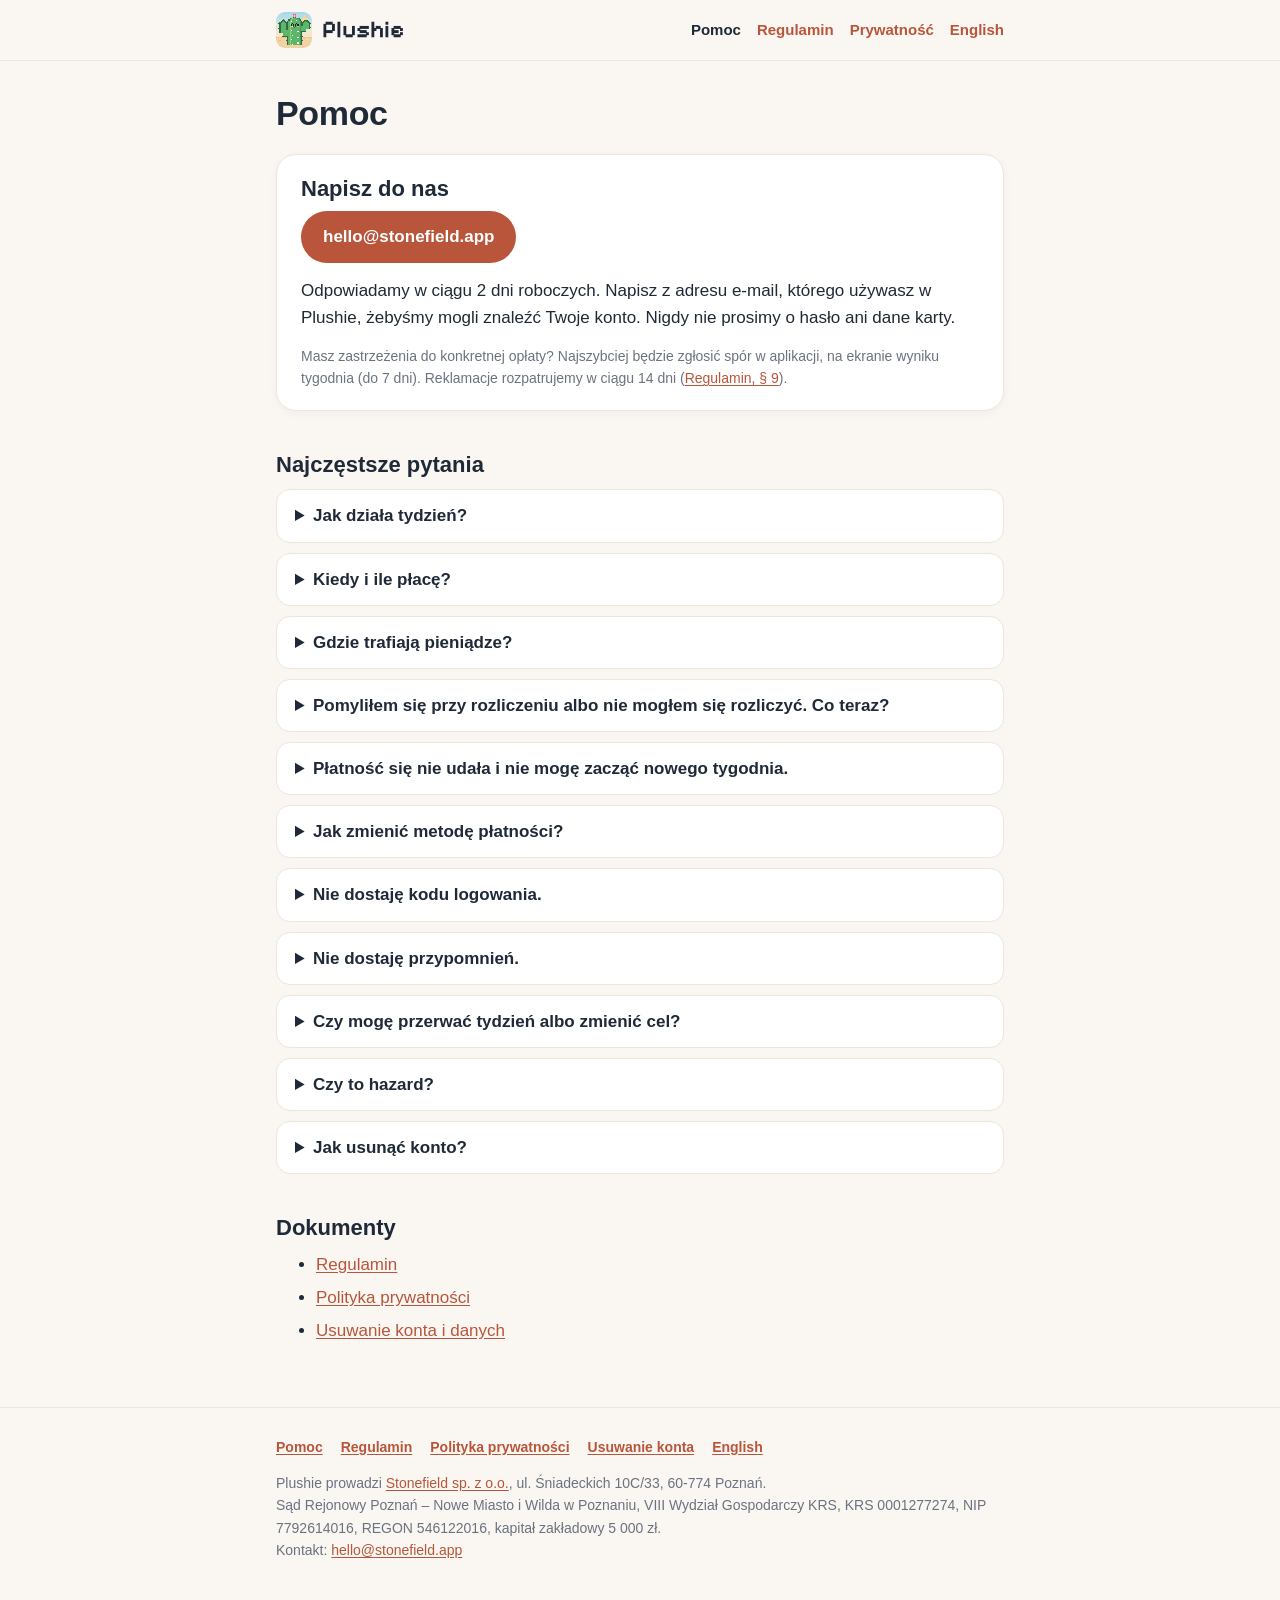
<file: support/index.html>
<!doctype html>
<html lang="pl">
<head>
<meta charset="utf-8">
<meta name="viewport" content="width=device-width, initial-scale=1">
<meta name="robots" content="noindex">
<title>Pomoc · Plushie</title>
<meta name="description" content="Odpowiedzi na najczęstsze pytania o Plushie i kontakt z nami.">
<link rel="icon" href="/assets/favicon.png">
<link rel="apple-touch-icon" href="/assets/apple-touch-icon.png">
<link rel="stylesheet" href="/assets/site.css">
</head>
<body>
<a class="skip" href="#main">Przejdź do treści</a>
<header class="site-header">
  <div class="wrap">
    <a class="brand" href="/"><img src="/assets/plushie.png" alt="" width="36" height="36"><span>Plushie</span></a>
    <nav aria-label="Menu">
      <a href="/support/" aria-current="page">Pomoc</a>
      <a href="/terms/">Regulamin</a>
      <a href="/privacy/">Prywatność</a>
      <a href="/en/support/" lang="en" hreflang="en">English</a>
    </nav>
  </div>
</header>

<main id="main" class="wrap">
  <h1>Pomoc</h1>

  <div class="card">
    <h2 class="first">Napisz do nas</h2>
    <p><a class="button" href="mailto:hello@stonefield.app">hello@stonefield.app</a></p>
    <p>Odpowiadamy w ciągu 2 dni roboczych. Napisz z adresu e-mail, którego używasz w Plushie, żebyśmy mogli znaleźć
      Twoje konto. Nigdy nie prosimy o hasło ani dane karty.</p>
    <p class="meta">Masz zastrzeżenia do konkretnej opłaty? Najszybciej będzie zgłosić spór w aplikacji, na ekranie
      wyniku tygodnia (do 7 dni). Reklamacje rozpatrujemy w ciągu 14 dni (<a href="/terms/#reklamacje">Regulamin, § 9</a>).</p>
  </div>

  <h2>Najczęstsze pytania</h2>

  <details>
    <summary>Jak działa tydzień?</summary>
    <p>Piszesz do 20 celów, każdemu ustawiasz stawkę od 10 do 1 000 zł i wybierasz organizację. Gdy zablokujesz
      tydzień, celów nie da się już zmienić. Tydzień kończy się o 23:59 siódmego dnia. Wtedy masz 24 godziny, żeby
      przy każdym celu odpowiedzieć „zrobione” albo „nie wyszło”.</p>
  </details>

  <details>
    <summary>Kiedy i ile płacę?</summary>
    <p>Tylko za cel, który nie wyszedł albo którego nie rozliczysz w ciągu 24 godzin, i dokładnie tyle, ile wynosi
      jego stawka. Pobieramy ją z zapisanej metody płatności nie wcześniej niż 12 godzin po rozliczeniu tygodnia.
      Za wykonane cele nie płacisz nic, a sama aplikacja jest bezpłatna.</p>
  </details>

  <details>
    <summary>Gdzie trafiają pieniądze?</summary>
    <p>Połowę każdej opłaty przekazujemy, jako naszą darowiznę, organizacji wybranej przez Ciebie dla tego tygodnia.
      Robimy to przelewem raz w miesiącu. Druga połowa utrzymuje Plushie. Ponieważ to nasza darowizna, nie dostajesz
      od organizacji potwierdzenia ani ulgi podatkowej.</p>
  </details>

  <details>
    <summary>Pomyliłem się przy rozliczeniu albo nie mogłem się rozliczyć. Co teraz?</summary>
    <p>Na ekranie wyniku tygodnia stuknij „Coś nie tak? Zgłoś spór” (w angielskiej wersji: Something wrong? Open a dispute) i wybierz cel, w ciągu 7 dni. Pobranie opłaty zostanie
      wstrzymane, a my odpowiemy w ciągu 48 godzin. Jeśli uznamy spór, anulujemy opłatę albo ją zwrócimy.</p>
  </details>

  <details>
    <summary>Płatność się nie udała i nie mogę zacząć nowego tygodnia.</summary>
    <p>Po nieudanej płatności próbujemy jeszcze 3 razy w ciągu około 5 dni. Jeśli i to się nie uda, nowe tygodnie są
      zablokowane do czasu zapłaty. Zmień metodę płatności w Ustawieniach, a od razu spróbujemy ponownie i odblokujemy
      konto.</p>
  </details>

  <details>
    <summary>Jak zmienić metodę płatności?</summary>
    <p>Ustawienia → Metoda płatności → Zmień (Settings → Payment method → Change). Numer karty obsługuje operator płatności, my go nie widzimy.</p>
  </details>

  <details>
    <summary>Nie dostaję kodu logowania.</summary>
    <p>Sprawdź folder spam i zakładkę „Oferty” lub „Społeczności”. Nowy kod możesz wysłać po 60 sekundach. Jeśli
      zakładałeś konto przez Apple lub Google, zaloguj się tym samym sposobem.</p>
  </details>

  <details>
    <summary>Nie dostaję przypomnień.</summary>
    <p>Sprawdź, czy Plushie ma zgodę na powiadomienia w ustawieniach telefonu. Język przypomnień zmienisz w Ustawieniach
      aplikacji.</p>
  </details>

  <details>
    <summary>Czy mogę przerwać tydzień albo zmienić cel?</summary>
    <p>Nie. Na tym polega zobowiązanie: po zablokowaniu tygodnia nie można zmienić, odwołać ani dodać celów. Jeśli
      wydarzyło się coś poważnego, czego nie dało się przewidzieć, zgłoś spór po rozliczeniu.</p>
  </details>

  <details>
    <summary>Czy to hazard?</summary>
    <p>Nie. W Plushie nie da się nic wygrać, a wynik zależy wyłącznie od Ciebie. Możesz zachować pieniądze albo
      zapłacić za niedotrzymany cel. Stawiaj tylko kwoty, których utrata nie zaszkodzi Twoim finansom.</p>
  </details>

  <details>
    <summary>Jak usunąć konto?</summary>
    <p>W aplikacji: Ustawienia → Usuń konto (Settings → Delete account). Bez aplikacji: zobacz <a href="/delete-account/">Usuwanie konta</a>.</p>
  </details>

  <h2>Dokumenty</h2>
  <ul>
    <li><a href="/terms/">Regulamin</a></li>
    <li><a href="/privacy/">Polityka prywatności</a></li>
    <li><a href="/delete-account/">Usuwanie konta i danych</a></li>
  </ul>
</main>

<footer class="site-footer">
  <div class="wrap">
    <div class="links">
      <a href="/support/">Pomoc</a>
      <a href="/terms/">Regulamin</a>
      <a href="/privacy/">Polityka prywatności</a>
      <a href="/delete-account/">Usuwanie konta</a>
      <a href="/en/support/" lang="en" hreflang="en">English</a>
    </div>
    <address>
      Plushie prowadzi <a href="https://stonefield.app/">Stonefield sp. z o.o.</a>, ul. Śniadeckich 10C/33, 60-774 Poznań.<br>
      Sąd Rejonowy Poznań – Nowe Miasto i Wilda w Poznaniu, VIII Wydział Gospodarczy KRS, KRS 0001277274,
      NIP 7792614016, REGON 546122016, kapitał zakładowy 5 000 zł.<br>
      Kontakt: <a href="mailto:hello@stonefield.app">hello@stonefield.app</a>
    </address>
  </div>
</footer>
</body>
</html>
</file>
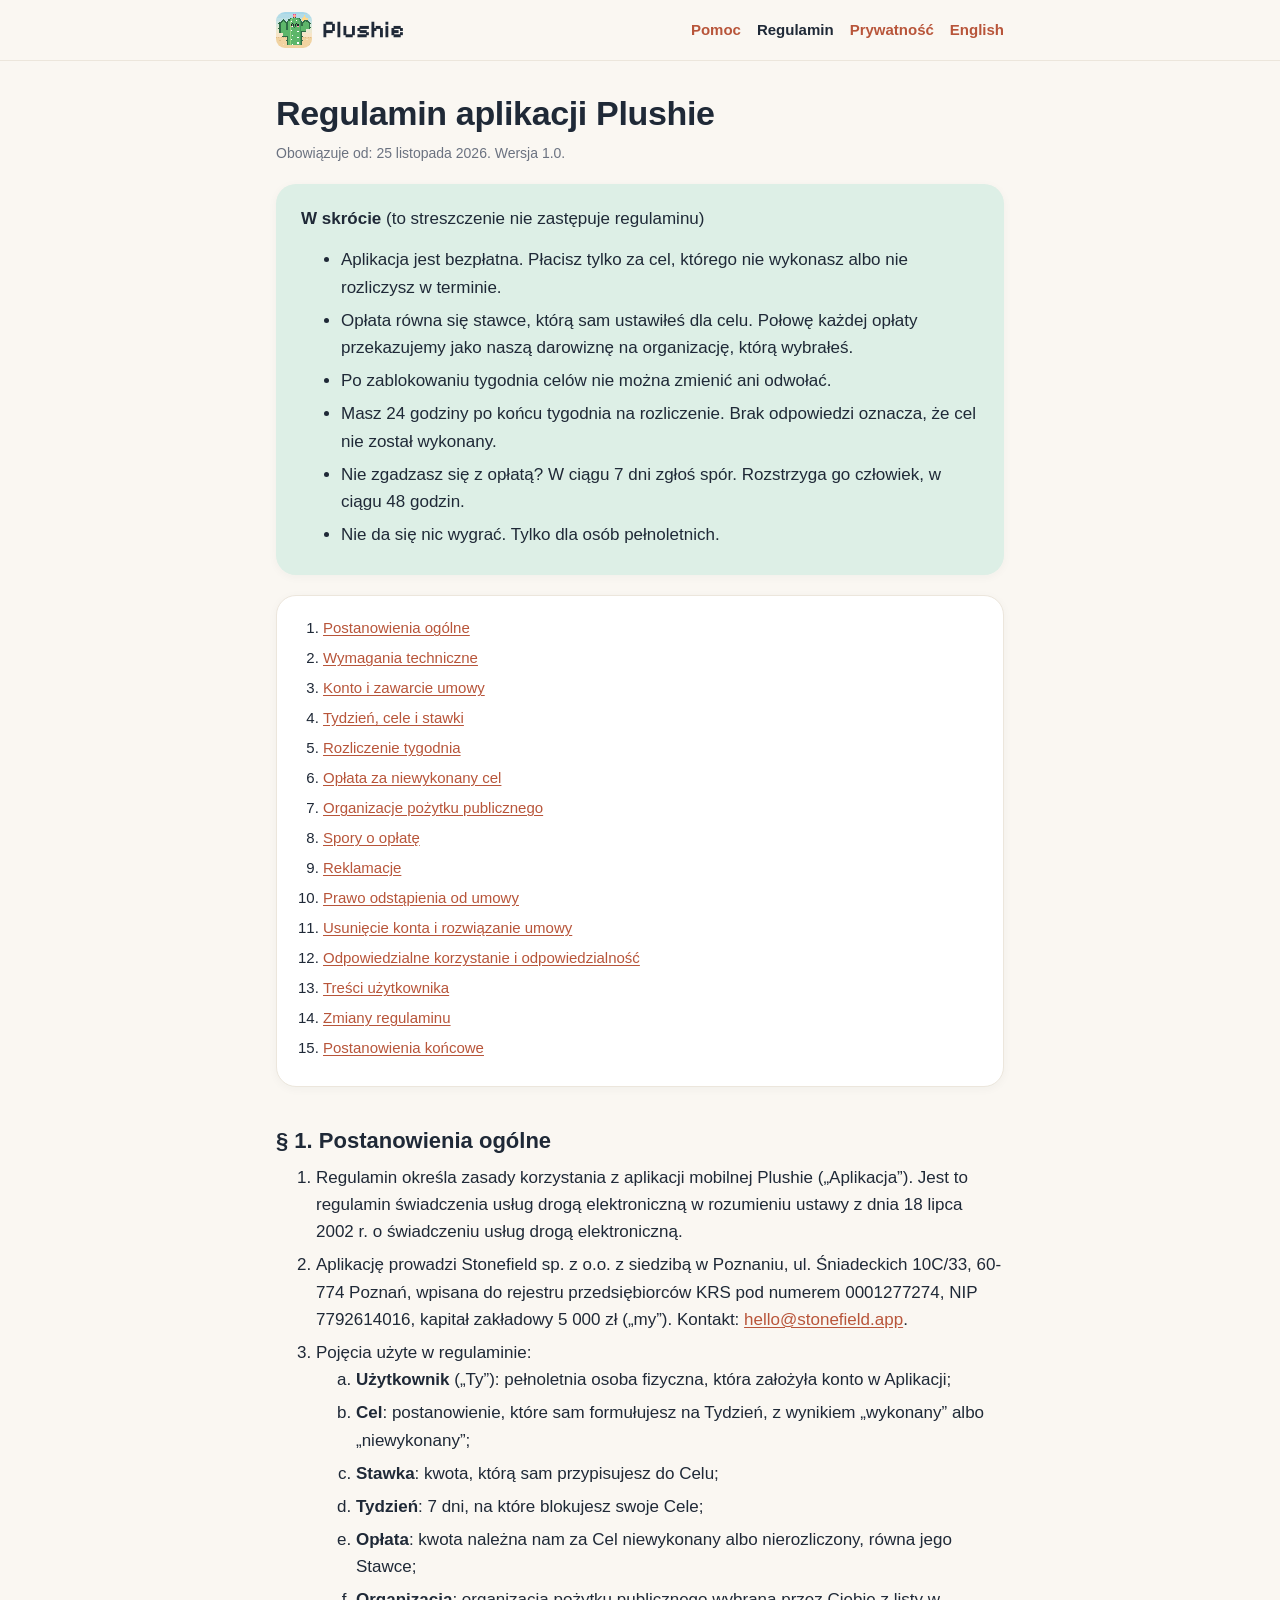
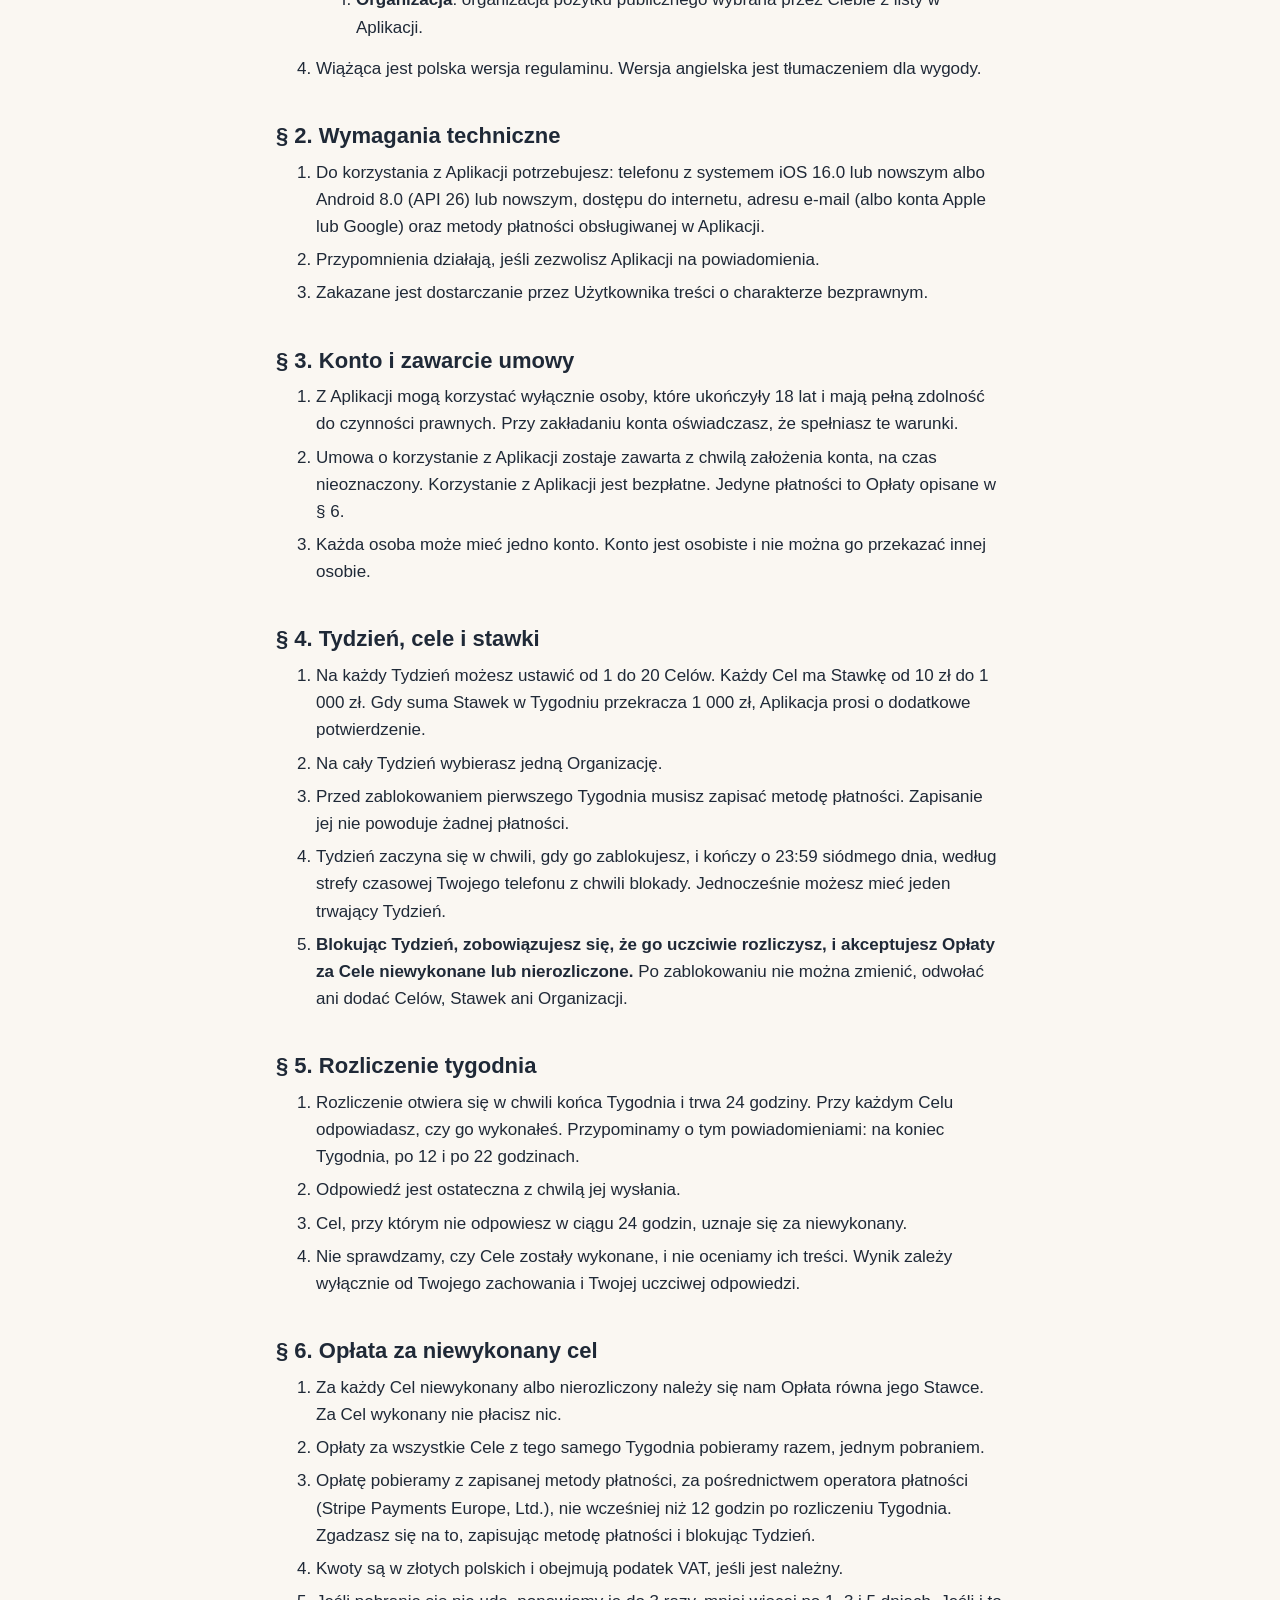
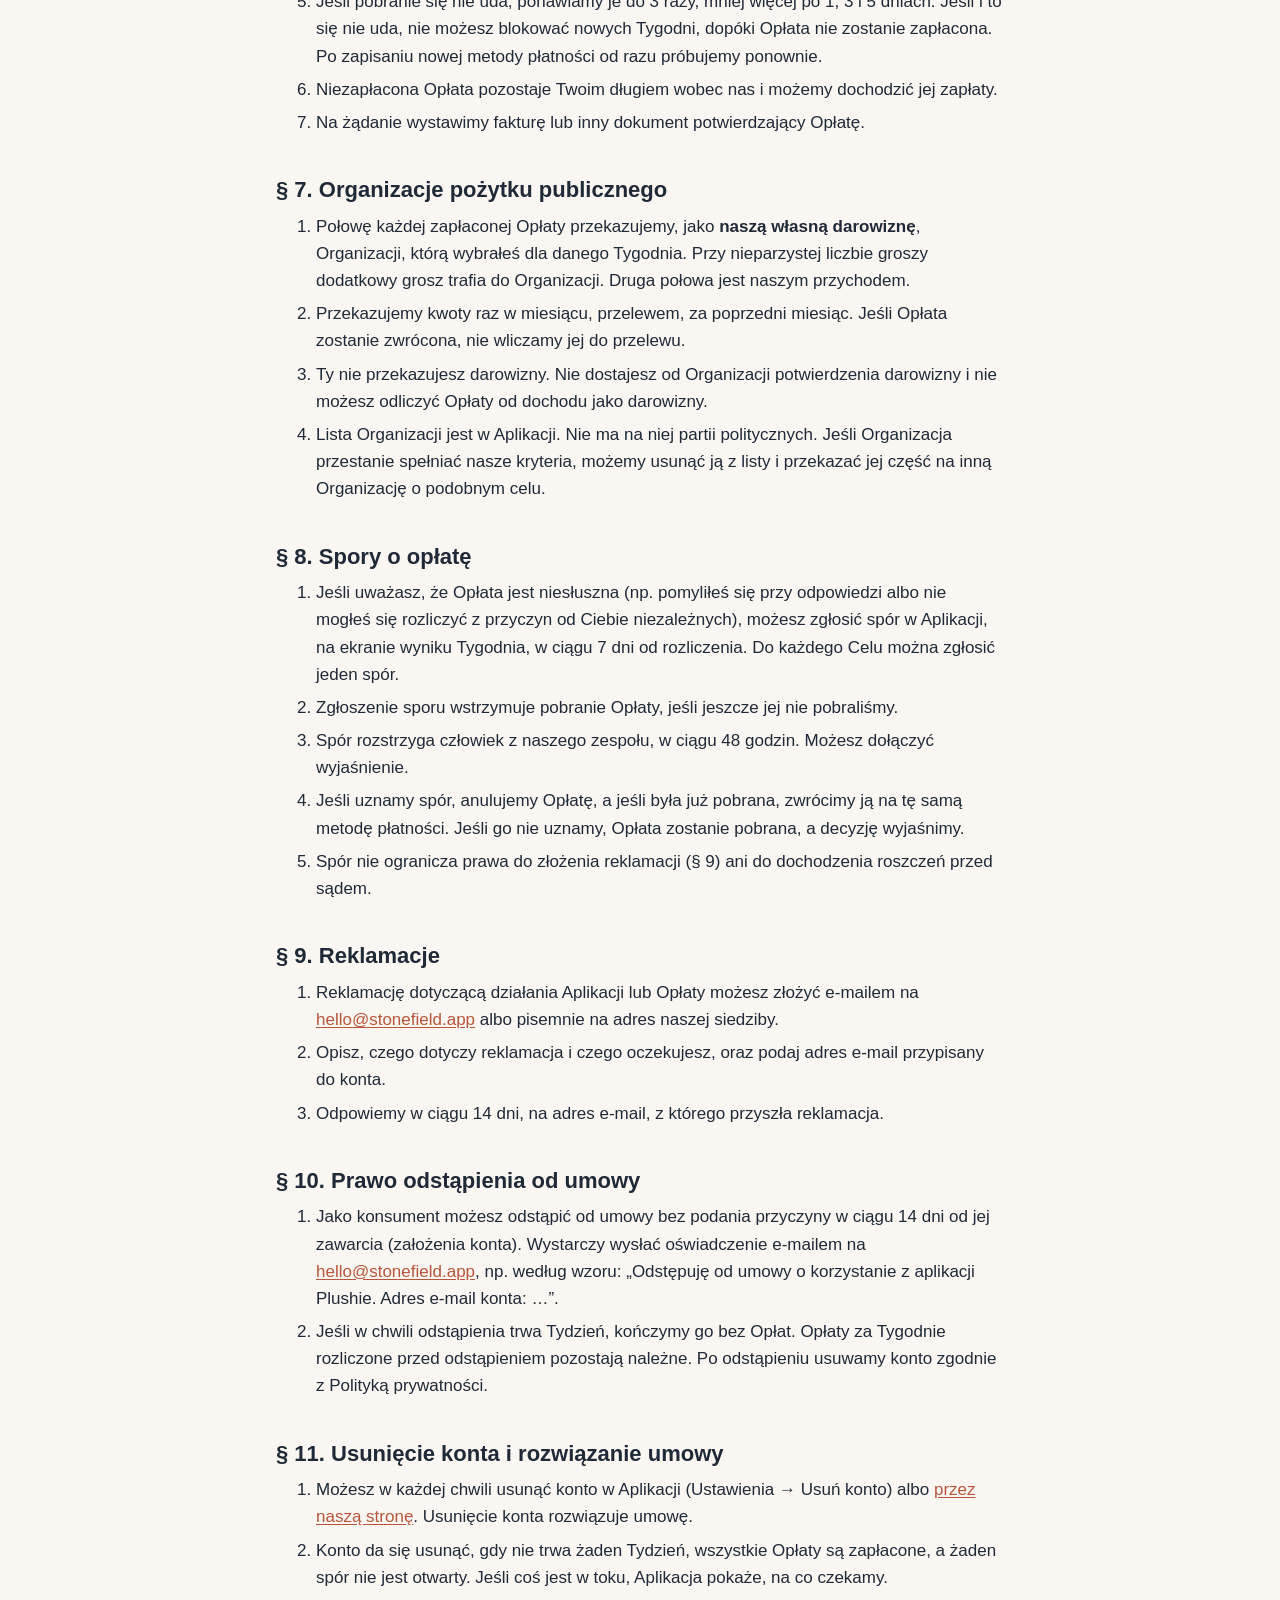
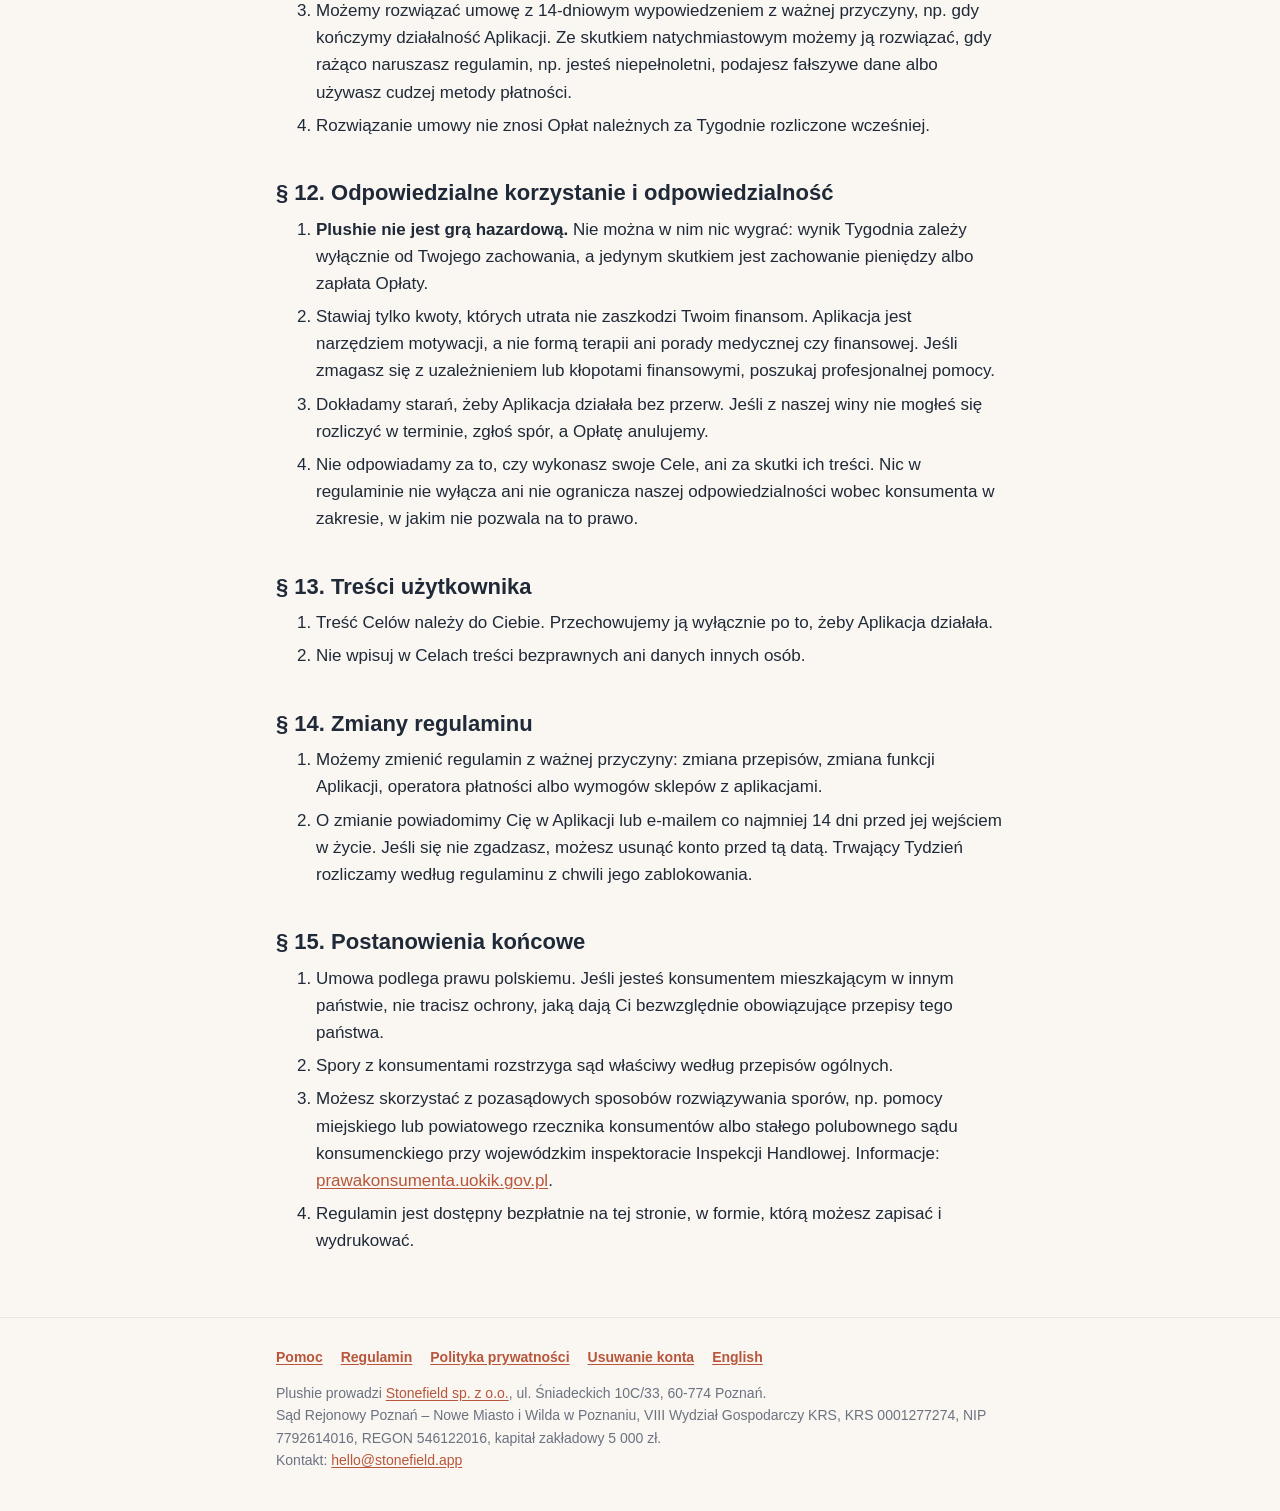
<file: terms/index.html>
<!doctype html>
<html lang="pl">
<head>
<meta charset="utf-8">
<meta name="viewport" content="width=device-width, initial-scale=1">
<meta name="robots" content="noindex">
<title>Regulamin · Plushie</title>
<meta name="description" content="Zasady korzystania z aplikacji Plushie: tygodnie, stawki, rozliczenia, opłaty, spory i reklamacje.">
<link rel="icon" href="/assets/favicon.png">
<link rel="apple-touch-icon" href="/assets/apple-touch-icon.png">
<link rel="stylesheet" href="/assets/site.css">
</head>
<body>
<a class="skip" href="#main">Przejdź do treści</a>
<header class="site-header">
  <div class="wrap">
    <a class="brand" href="/"><img src="/assets/plushie.png" alt="" width="36" height="36"><span>Plushie</span></a>
    <nav aria-label="Menu">
      <a href="/support/">Pomoc</a>
      <a href="/terms/" aria-current="page">Regulamin</a>
      <a href="/privacy/">Prywatność</a>
      <a href="/en/terms/" lang="en" hreflang="en">English</a>
    </nav>
  </div>
</header>

<main id="main" class="wrap legal-doc">
  <h1>Regulamin aplikacji Plushie</h1>
  <p class="meta">Obowiązuje od: 25 listopada 2026. Wersja 1.0.</p>

  <div class="card ok">
    <p><strong>W skrócie</strong> (to streszczenie nie zastępuje regulaminu)</p>
    <ul>
      <li>Aplikacja jest bezpłatna. Płacisz tylko za cel, którego nie wykonasz albo nie rozliczysz w terminie.</li>
      <li>Opłata równa się stawce, którą sam ustawiłeś dla celu. Połowę każdej opłaty przekazujemy jako naszą darowiznę
        na organizację, którą wybrałeś.</li>
      <li>Po zablokowaniu tygodnia celów nie można zmienić ani odwołać.</li>
      <li>Masz 24 godziny po końcu tygodnia na rozliczenie. Brak odpowiedzi oznacza, że cel nie został wykonany.</li>
      <li>Nie zgadzasz się z opłatą? W ciągu 7 dni zgłoś spór. Rozstrzyga go człowiek, w ciągu 48 godzin.</li>
      <li>Nie da się nic wygrać. Tylko dla osób pełnoletnich.</li>
    </ul>
  </div>

  <nav class="toc card" aria-label="Spis treści">
    <ol>
      <li><a href="#ogolne">Postanowienia ogólne</a></li>
      <li><a href="#wymagania">Wymagania techniczne</a></li>
      <li><a href="#konto">Konto i zawarcie umowy</a></li>
      <li><a href="#tydzien">Tydzień, cele i stawki</a></li>
      <li><a href="#rozliczenie">Rozliczenie tygodnia</a></li>
      <li><a href="#oplaty">Opłata za niewykonany cel</a></li>
      <li><a href="#organizacje">Organizacje pożytku publicznego</a></li>
      <li><a href="#spory">Spory o opłatę</a></li>
      <li><a href="#reklamacje">Reklamacje</a></li>
      <li><a href="#odstapienie">Prawo odstąpienia od umowy</a></li>
      <li><a href="#rozwiazanie">Usunięcie konta i rozwiązanie umowy</a></li>
      <li><a href="#odpowiedzialnosc">Odpowiedzialne korzystanie i odpowiedzialność</a></li>
      <li><a href="#tresci">Treści użytkownika</a></li>
      <li><a href="#zmiany">Zmiany regulaminu</a></li>
      <li><a href="#koncowe">Postanowienia końcowe</a></li>
    </ol>
  </nav>

  <h2 id="ogolne">§ 1. Postanowienia ogólne</h2>
  <ol>
    <li>Regulamin określa zasady korzystania z aplikacji mobilnej Plushie („Aplikacja”). Jest to regulamin świadczenia
      usług drogą elektroniczną w rozumieniu ustawy z dnia 18 lipca 2002 r. o świadczeniu usług drogą elektroniczną.</li>
    <li>Aplikację prowadzi Stonefield sp. z o.o. z siedzibą w Poznaniu, ul. Śniadeckich 10C/33,
      60-774 Poznań, wpisana do rejestru przedsiębiorców KRS pod numerem
      0001277274, NIP 7792614016, kapitał zakładowy 5 000 zł („my”).
      Kontakt: <a href="mailto:hello@stonefield.app">hello@stonefield.app</a>.</li>
    <li>Pojęcia użyte w regulaminie:
      <ol>
        <li><strong>Użytkownik</strong> („Ty”): pełnoletnia osoba fizyczna, która założyła konto w Aplikacji;</li>
        <li><strong>Cel</strong>: postanowienie, które sam formułujesz na Tydzień, z wynikiem „wykonany” albo „niewykonany”;</li>
        <li><strong>Stawka</strong>: kwota, którą sam przypisujesz do Celu;</li>
        <li><strong>Tydzień</strong>: 7 dni, na które blokujesz swoje Cele;</li>
        <li><strong>Opłata</strong>: kwota należna nam za Cel niewykonany albo nierozliczony, równa jego Stawce;</li>
        <li><strong>Organizacja</strong>: organizacja pożytku publicznego wybrana przez Ciebie z listy w Aplikacji.</li>
      </ol>
    </li>
    <li>Wiążąca jest polska wersja regulaminu. Wersja angielska jest tłumaczeniem dla wygody.</li>
  </ol>

  <h2 id="wymagania">§ 2. Wymagania techniczne</h2>
  <ol>
    <li>Do korzystania z Aplikacji potrzebujesz: telefonu z systemem iOS 16.0 lub
      nowszym albo Android 8.0 (API 26) lub nowszym, dostępu do internetu, adresu e-mail
      (albo konta Apple lub Google) oraz metody płatności obsługiwanej w Aplikacji.</li>
    <li>Przypomnienia działają, jeśli zezwolisz Aplikacji na powiadomienia.</li>
    <li>Zakazane jest dostarczanie przez Użytkownika treści o charakterze bezprawnym.</li>
  </ol>

  <h2 id="konto">§ 3. Konto i zawarcie umowy</h2>
  <ol>
    <li>Z Aplikacji mogą korzystać wyłącznie osoby, które ukończyły 18 lat i mają pełną zdolność do czynności
      prawnych. Przy zakładaniu konta oświadczasz, że spełniasz te warunki.</li>
    <li>Umowa o korzystanie z Aplikacji zostaje zawarta z chwilą założenia konta, na czas nieoznaczony.
      Korzystanie z Aplikacji jest bezpłatne. Jedyne płatności to Opłaty opisane w § 6.</li>
    <li>Każda osoba może mieć jedno konto. Konto jest osobiste i nie można go przekazać innej osobie.</li>
  </ol>

  <h2 id="tydzien">§ 4. Tydzień, cele i stawki</h2>
  <ol>
    <li>Na każdy Tydzień możesz ustawić od 1 do 20 Celów. Każdy Cel ma Stawkę od 10 zł do 1 000 zł.
      Gdy suma Stawek w Tygodniu przekracza 1 000 zł, Aplikacja prosi o dodatkowe potwierdzenie.</li>
    <li>Na cały Tydzień wybierasz jedną Organizację.</li>
    <li>Przed zablokowaniem pierwszego Tygodnia musisz zapisać metodę płatności. Zapisanie jej nie powoduje żadnej
      płatności.</li>
    <li>Tydzień zaczyna się w chwili, gdy go zablokujesz, i kończy o 23:59 siódmego dnia, według strefy czasowej
      Twojego telefonu z chwili blokady. Jednocześnie możesz mieć jeden trwający Tydzień.</li>
    <li><strong>Blokując Tydzień, zobowiązujesz się, że go uczciwie rozliczysz, i akceptujesz Opłaty za Cele
      niewykonane lub nierozliczone.</strong> Po zablokowaniu nie można zmienić, odwołać ani dodać Celów, Stawek ani
      Organizacji.</li>
  </ol>

  <h2 id="rozliczenie">§ 5. Rozliczenie tygodnia</h2>
  <ol>
    <li>Rozliczenie otwiera się w chwili końca Tygodnia i trwa 24 godziny. Przy każdym Celu odpowiadasz, czy go
      wykonałeś. Przypominamy o tym powiadomieniami: na koniec Tygodnia, po 12 i po 22 godzinach.</li>
    <li>Odpowiedź jest ostateczna z chwilą jej wysłania.</li>
    <li>Cel, przy którym nie odpowiesz w ciągu 24 godzin, uznaje się za niewykonany.</li>
    <li>Nie sprawdzamy, czy Cele zostały wykonane, i nie oceniamy ich treści. Wynik zależy wyłącznie od Twojego
      zachowania i Twojej uczciwej odpowiedzi.</li>
  </ol>

  <h2 id="oplaty">§ 6. Opłata za niewykonany cel</h2>
  <ol>
    <li>Za każdy Cel niewykonany albo nierozliczony należy się nam Opłata równa jego Stawce. Za Cel wykonany nie
      płacisz nic.</li>
    <li>Opłaty za wszystkie Cele z tego samego Tygodnia pobieramy razem, jednym pobraniem.</li>
    <li>Opłatę pobieramy z zapisanej metody płatności, za pośrednictwem operatora płatności
      (Stripe Payments Europe, Ltd.), nie wcześniej niż 12 godzin po rozliczeniu Tygodnia. Zgadzasz się na to,
      zapisując metodę płatności i blokując Tydzień.</li>
    <li>Kwoty są w złotych polskich i obejmują podatek VAT, jeśli jest należny.</li>
    <li>Jeśli pobranie się nie uda, ponawiamy je do 3 razy, mniej więcej po 1, 3 i 5 dniach. Jeśli i to się nie uda,
      nie możesz blokować nowych Tygodni, dopóki Opłata nie zostanie zapłacona. Po zapisaniu nowej metody płatności
      od razu próbujemy ponownie.</li>
    <li>Niezapłacona Opłata pozostaje Twoim długiem wobec nas i możemy dochodzić jej zapłaty.</li>
    <li>Na żądanie wystawimy fakturę lub inny dokument potwierdzający Opłatę.</li>
  </ol>

  <h2 id="organizacje">§ 7. Organizacje pożytku publicznego</h2>
  <ol>
    <li>Połowę każdej zapłaconej Opłaty przekazujemy, jako <strong>naszą własną darowiznę</strong>, Organizacji, którą
      wybrałeś dla danego Tygodnia. Przy nieparzystej liczbie groszy dodatkowy grosz trafia do Organizacji. Druga
      połowa jest naszym przychodem.</li>
    <li>Przekazujemy kwoty raz w miesiącu, przelewem, za poprzedni miesiąc. Jeśli Opłata zostanie zwrócona, nie
      wliczamy jej do przelewu.</li>
    <li>Ty nie przekazujesz darowizny. Nie dostajesz od Organizacji potwierdzenia darowizny i nie możesz odliczyć
      Opłaty od dochodu jako darowizny.</li>
    <li>Lista Organizacji jest w Aplikacji. Nie ma na niej partii politycznych. Jeśli Organizacja przestanie spełniać
      nasze kryteria, możemy usunąć ją z listy i przekazać jej część na inną Organizację o podobnym celu.</li>
  </ol>

  <h2 id="spory">§ 8. Spory o opłatę</h2>
  <ol>
    <li>Jeśli uważasz, że Opłata jest niesłuszna (np. pomyliłeś się przy odpowiedzi albo nie mogłeś się rozliczyć z
      przyczyn od Ciebie niezależnych), możesz zgłosić spór w Aplikacji, na ekranie wyniku Tygodnia, w ciągu 7 dni od
      rozliczenia. Do każdego Celu można zgłosić jeden spór.</li>
    <li>Zgłoszenie sporu wstrzymuje pobranie Opłaty, jeśli jeszcze jej nie pobraliśmy.</li>
    <li>Spór rozstrzyga człowiek z naszego zespołu, w ciągu 48 godzin. Możesz dołączyć wyjaśnienie.</li>
    <li>Jeśli uznamy spór, anulujemy Opłatę, a jeśli była już pobrana, zwrócimy ją na tę samą metodę płatności.
      Jeśli go nie uznamy, Opłata zostanie pobrana, a decyzję wyjaśnimy.</li>
    <li>Spór nie ogranicza prawa do złożenia reklamacji (§ 9) ani do dochodzenia roszczeń przed sądem.</li>
  </ol>

  <h2 id="reklamacje">§ 9. Reklamacje</h2>
  <ol>
    <li>Reklamację dotyczącą działania Aplikacji lub Opłaty możesz złożyć e-mailem na
      <a href="mailto:hello@stonefield.app">hello@stonefield.app</a> albo pisemnie na adres naszej siedziby.</li>
    <li>Opisz, czego dotyczy reklamacja i czego oczekujesz, oraz podaj adres e-mail przypisany do konta.</li>
    <li>Odpowiemy w ciągu 14 dni, na adres e-mail, z którego przyszła reklamacja.</li>
  </ol>

  <h2 id="odstapienie">§ 10. Prawo odstąpienia od umowy</h2>
  <ol>
    <li>Jako konsument możesz odstąpić od umowy bez podania przyczyny w ciągu 14 dni od jej zawarcia (założenia
      konta). Wystarczy wysłać oświadczenie e-mailem na <a href="mailto:hello@stonefield.app">hello@stonefield.app</a>,
      np. według wzoru: „Odstępuję od umowy o korzystanie z aplikacji Plushie. Adres e-mail konta: …”.</li>
    <li>Jeśli w chwili odstąpienia trwa Tydzień, kończymy go bez Opłat. Opłaty za Tygodnie rozliczone przed
      odstąpieniem pozostają należne. Po odstąpieniu usuwamy konto zgodnie z Polityką prywatności.</li>
  </ol>

  <h2 id="rozwiazanie">§ 11. Usunięcie konta i rozwiązanie umowy</h2>
  <ol>
    <li>Możesz w każdej chwili usunąć konto w Aplikacji (Ustawienia → Usuń konto) albo
      <a href="/delete-account/">przez naszą stronę</a>. Usunięcie konta rozwiązuje umowę.</li>
    <li>Konto da się usunąć, gdy nie trwa żaden Tydzień, wszystkie Opłaty są zapłacone, a żaden spór nie jest
      otwarty. Jeśli coś jest w toku, Aplikacja pokaże, na co czekamy.</li>
    <li>Możemy rozwiązać umowę z 14-dniowym wypowiedzeniem z ważnej przyczyny, np. gdy kończymy działalność
      Aplikacji. Ze skutkiem natychmiastowym możemy ją rozwiązać, gdy rażąco naruszasz regulamin, np. jesteś
      niepełnoletni, podajesz fałszywe dane albo używasz cudzej metody płatności.</li>
    <li>Rozwiązanie umowy nie znosi Opłat należnych za Tygodnie rozliczone wcześniej.</li>
  </ol>

  <h2 id="odpowiedzialnosc">§ 12. Odpowiedzialne korzystanie i odpowiedzialność</h2>
  <ol>
    <li><strong>Plushie nie jest grą hazardową.</strong> Nie można w nim nic wygrać: wynik Tygodnia zależy wyłącznie od
      Twojego zachowania, a jedynym skutkiem jest zachowanie pieniędzy albo zapłata Opłaty.</li>
    <li>Stawiaj tylko kwoty, których utrata nie zaszkodzi Twoim finansom. Aplikacja jest narzędziem motywacji, a nie
      formą terapii ani porady medycznej czy finansowej. Jeśli zmagasz się z uzależnieniem lub kłopotami finansowymi,
      poszukaj profesjonalnej pomocy.</li>
    <li>Dokładamy starań, żeby Aplikacja działała bez przerw. Jeśli z naszej winy nie mogłeś się rozliczyć w terminie,
      zgłoś spór, a Opłatę anulujemy.</li>
    <li>Nie odpowiadamy za to, czy wykonasz swoje Cele, ani za skutki ich treści. Nic w regulaminie nie wyłącza ani nie
      ogranicza naszej odpowiedzialności wobec konsumenta w zakresie, w jakim nie pozwala na to prawo.</li>
  </ol>

  <h2 id="tresci">§ 13. Treści użytkownika</h2>
  <ol>
    <li>Treść Celów należy do Ciebie. Przechowujemy ją wyłącznie po to, żeby Aplikacja działała.</li>
    <li>Nie wpisuj w Celach treści bezprawnych ani danych innych osób.</li>
  </ol>

  <h2 id="zmiany">§ 14. Zmiany regulaminu</h2>
  <ol>
    <li>Możemy zmienić regulamin z ważnej przyczyny: zmiana przepisów, zmiana funkcji Aplikacji, operatora płatności
      albo wymogów sklepów z aplikacjami.</li>
    <li>O zmianie powiadomimy Cię w Aplikacji lub e-mailem co najmniej 14 dni przed jej wejściem w życie. Jeśli się nie
      zgadzasz, możesz usunąć konto przed tą datą. Trwający Tydzień rozliczamy według regulaminu z chwili jego
      zablokowania.</li>
  </ol>

  <h2 id="koncowe">§ 15. Postanowienia końcowe</h2>
  <ol>
    <li>Umowa podlega prawu polskiemu. Jeśli jesteś konsumentem mieszkającym w innym państwie, nie tracisz ochrony,
      jaką dają Ci bezwzględnie obowiązujące przepisy tego państwa.</li>
    <li>Spory z konsumentami rozstrzyga sąd właściwy według przepisów ogólnych.</li>
    <li>Możesz skorzystać z pozasądowych sposobów rozwiązywania sporów, np. pomocy miejskiego lub powiatowego rzecznika
      konsumentów albo stałego polubownego sądu konsumenckiego przy wojewódzkim inspektoracie Inspekcji Handlowej.
      Informacje: <a href="https://prawakonsumenta.uokik.gov.pl">prawakonsumenta.uokik.gov.pl</a>.</li>
    <li>Regulamin jest dostępny bezpłatnie na tej stronie, w formie, którą możesz zapisać i wydrukować.</li>
  </ol>
</main>

<footer class="site-footer">
  <div class="wrap">
    <div class="links">
      <a href="/support/">Pomoc</a>
      <a href="/terms/">Regulamin</a>
      <a href="/privacy/">Polityka prywatności</a>
      <a href="/delete-account/">Usuwanie konta</a>
      <a href="/en/terms/" lang="en" hreflang="en">English</a>
    </div>
    <address>
      Plushie prowadzi <a href="https://stonefield.app/">Stonefield sp. z o.o.</a>, ul. Śniadeckich 10C/33, 60-774 Poznań.<br>
      Sąd Rejonowy Poznań – Nowe Miasto i Wilda w Poznaniu, VIII Wydział Gospodarczy KRS, KRS 0001277274,
      NIP 7792614016, REGON 546122016, kapitał zakładowy 5 000 zł.<br>
      Kontakt: <a href="mailto:hello@stonefield.app">hello@stonefield.app</a>
    </address>
  </div>
</footer>
</body>
</html>
</file>
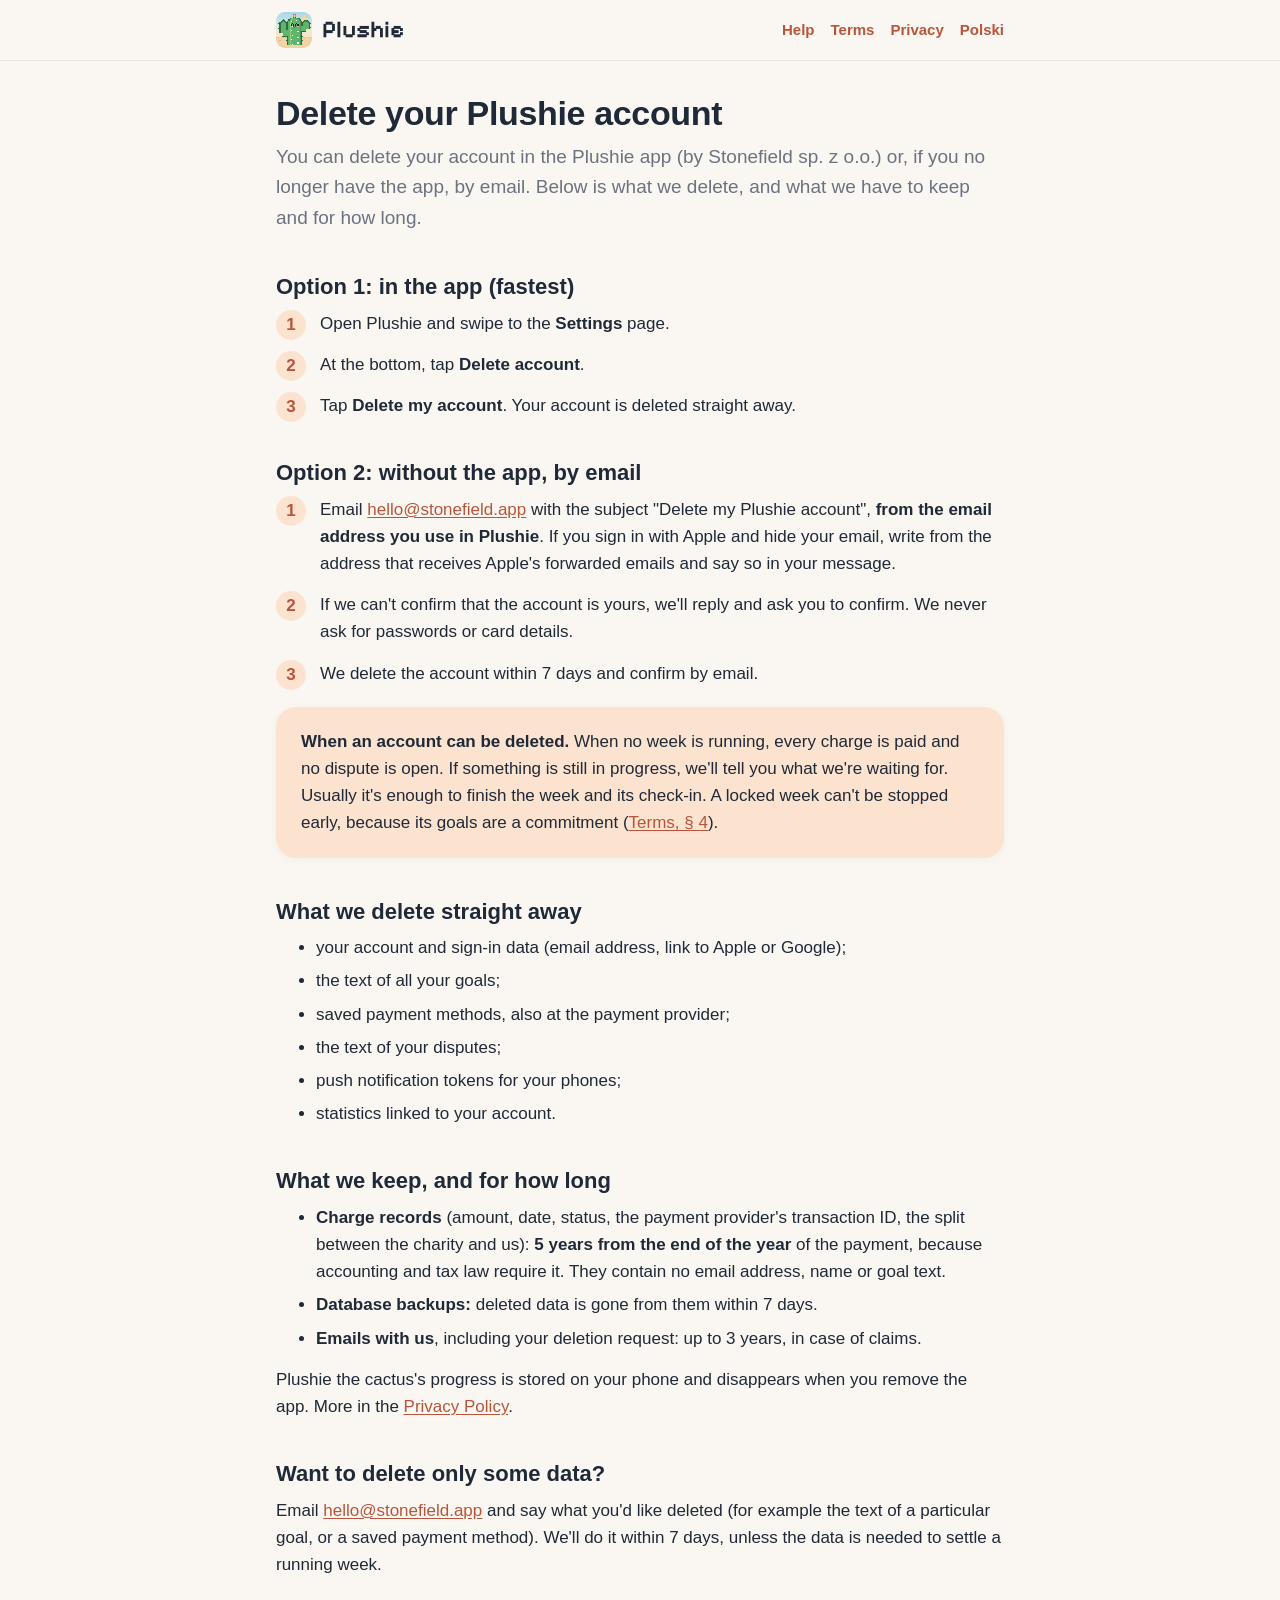
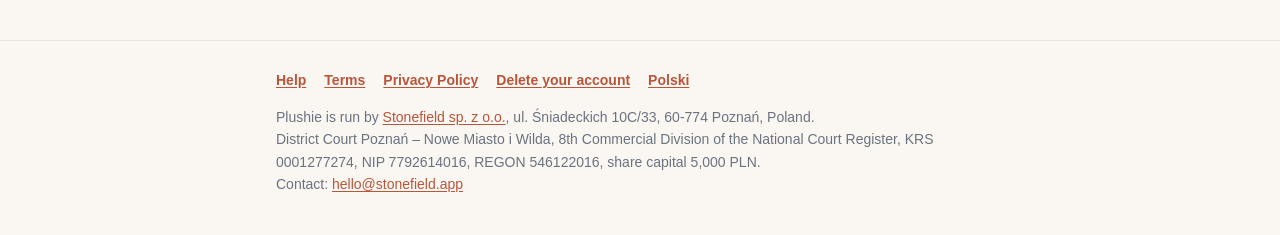
<file: en/delete-account/index.html>
<!doctype html>
<html lang="en">
<head>
<meta charset="utf-8">
<meta name="viewport" content="width=device-width, initial-scale=1">
<meta name="robots" content="noindex">
<title>Delete your account · Plushie</title>
<meta name="description" content="How to delete your Plushie account, even without the app, and which data we delete and which we keep, and for how long.">
<link rel="icon" href="/assets/favicon.png">
<link rel="apple-touch-icon" href="/assets/apple-touch-icon.png">
<link rel="stylesheet" href="/assets/site.css">
</head>
<body>
<a class="skip" href="#main">Skip to content</a>
<header class="site-header">
  <div class="wrap">
    <a class="brand" href="/en/"><img src="/assets/plushie.png" alt="" width="36" height="36"><span>Plushie</span></a>
    <nav aria-label="Menu">
      <a href="/en/support/">Help</a>
      <a href="/en/terms/">Terms</a>
      <a href="/en/privacy/">Privacy</a>
      <a href="/delete-account/" lang="pl" hreflang="pl">Polski</a>
    </nav>
  </div>
</header>

<main id="main" class="wrap">
  <h1>Delete your Plushie account</h1>
  <p class="lead">You can delete your account in the Plushie app (by Stonefield sp. z o.o.) or, if you no longer have
    the app, by email. Below is what we delete, and what we have to keep and for how long.</p>

  <h2>Option 1: in the app (fastest)</h2>
  <ol class="steps">
    <li>Open Plushie and swipe to the <strong>Settings</strong> page.</li>
    <li>At the bottom, tap <strong>Delete account</strong>.</li>
    <li>Tap <strong>Delete my account</strong>. Your account is deleted straight away.</li>
  </ol>

  <h2>Option 2: without the app, by email</h2>
  <ol class="steps">
    <li>Email <a href="mailto:hello@stonefield.app?subject=Delete%20my%20Plushie%20account">hello@stonefield.app</a> with the
      subject "Delete my Plushie account", <strong>from the email address you use in Plushie</strong>. If you sign in with
      Apple and hide your email, write from the address that receives Apple's forwarded emails and say so in your
      message.</li>
    <li>If we can't confirm that the account is yours, we'll reply and ask you to confirm. We never ask for passwords or
      card details.</li>
    <li>We delete the account within 7 days and confirm by email.</li>
  </ol>

  <div class="card tint">
    <p><strong>When an account can be deleted.</strong> When no week is running, every charge is paid and no dispute is
      open. If something is still in progress, we'll tell you what we're waiting for. Usually it's enough to finish the
      week and its check-in. A locked week can't be stopped early, because its goals are a commitment
      (<a href="/en/terms/#week">Terms, § 4</a>).</p>
  </div>

  <h2>What we delete straight away</h2>
  <ul>
    <li>your account and sign-in data (email address, link to Apple or Google);</li>
    <li>the text of all your goals;</li>
    <li>saved payment methods, also at the payment provider;</li>
    <li>the text of your disputes;</li>
    <li>push notification tokens for your phones;</li>
    <li>statistics linked to your account.</li>
  </ul>

  <h2>What we keep, and for how long</h2>
  <ul>
    <li><strong>Charge records</strong> (amount, date, status, the payment provider's transaction ID, the split between
      the charity and us): <strong>5 years from the end of the year</strong> of the payment, because accounting and tax
      law require it. They contain no email address, name or goal text.</li>
    <li><strong>Database backups:</strong> deleted data is gone from them within 7 days.</li>
    <li><strong>Emails with us</strong>, including your deletion request: up to 3 years, in case of claims.</li>
  </ul>
  <p>Plushie the cactus's progress is stored on your phone and disappears when you remove the app. More in the
    <a href="/en/privacy/#retention">Privacy Policy</a>.</p>

  <h2>Want to delete only some data?</h2>
  <p>Email <a href="mailto:hello@stonefield.app">hello@stonefield.app</a> and say what you'd like deleted (for example the
    text of a particular goal, or a saved payment method). We'll do it within 7 days, unless the data is needed to
    settle a running week.</p>
</main>

<footer class="site-footer">
  <div class="wrap">
    <div class="links">
      <a href="/en/support/">Help</a>
      <a href="/en/terms/">Terms</a>
      <a href="/en/privacy/">Privacy Policy</a>
      <a href="/en/delete-account/">Delete your account</a>
      <a href="/delete-account/" lang="pl" hreflang="pl">Polski</a>
    </div>
    <address>
      Plushie is run by <a href="https://stonefield.app/">Stonefield sp. z o.o.</a>, ul. Śniadeckich 10C/33, 60-774 Poznań, Poland.<br>
      District Court Poznań – Nowe Miasto i Wilda, 8th Commercial Division of the National Court Register, KRS 0001277274,
      NIP 7792614016, REGON 546122016, share capital 5,000 PLN.<br>
      Contact: <a href="mailto:hello@stonefield.app">hello@stonefield.app</a>
    </address>
  </div>
</footer>
</body>
</html>
</file>
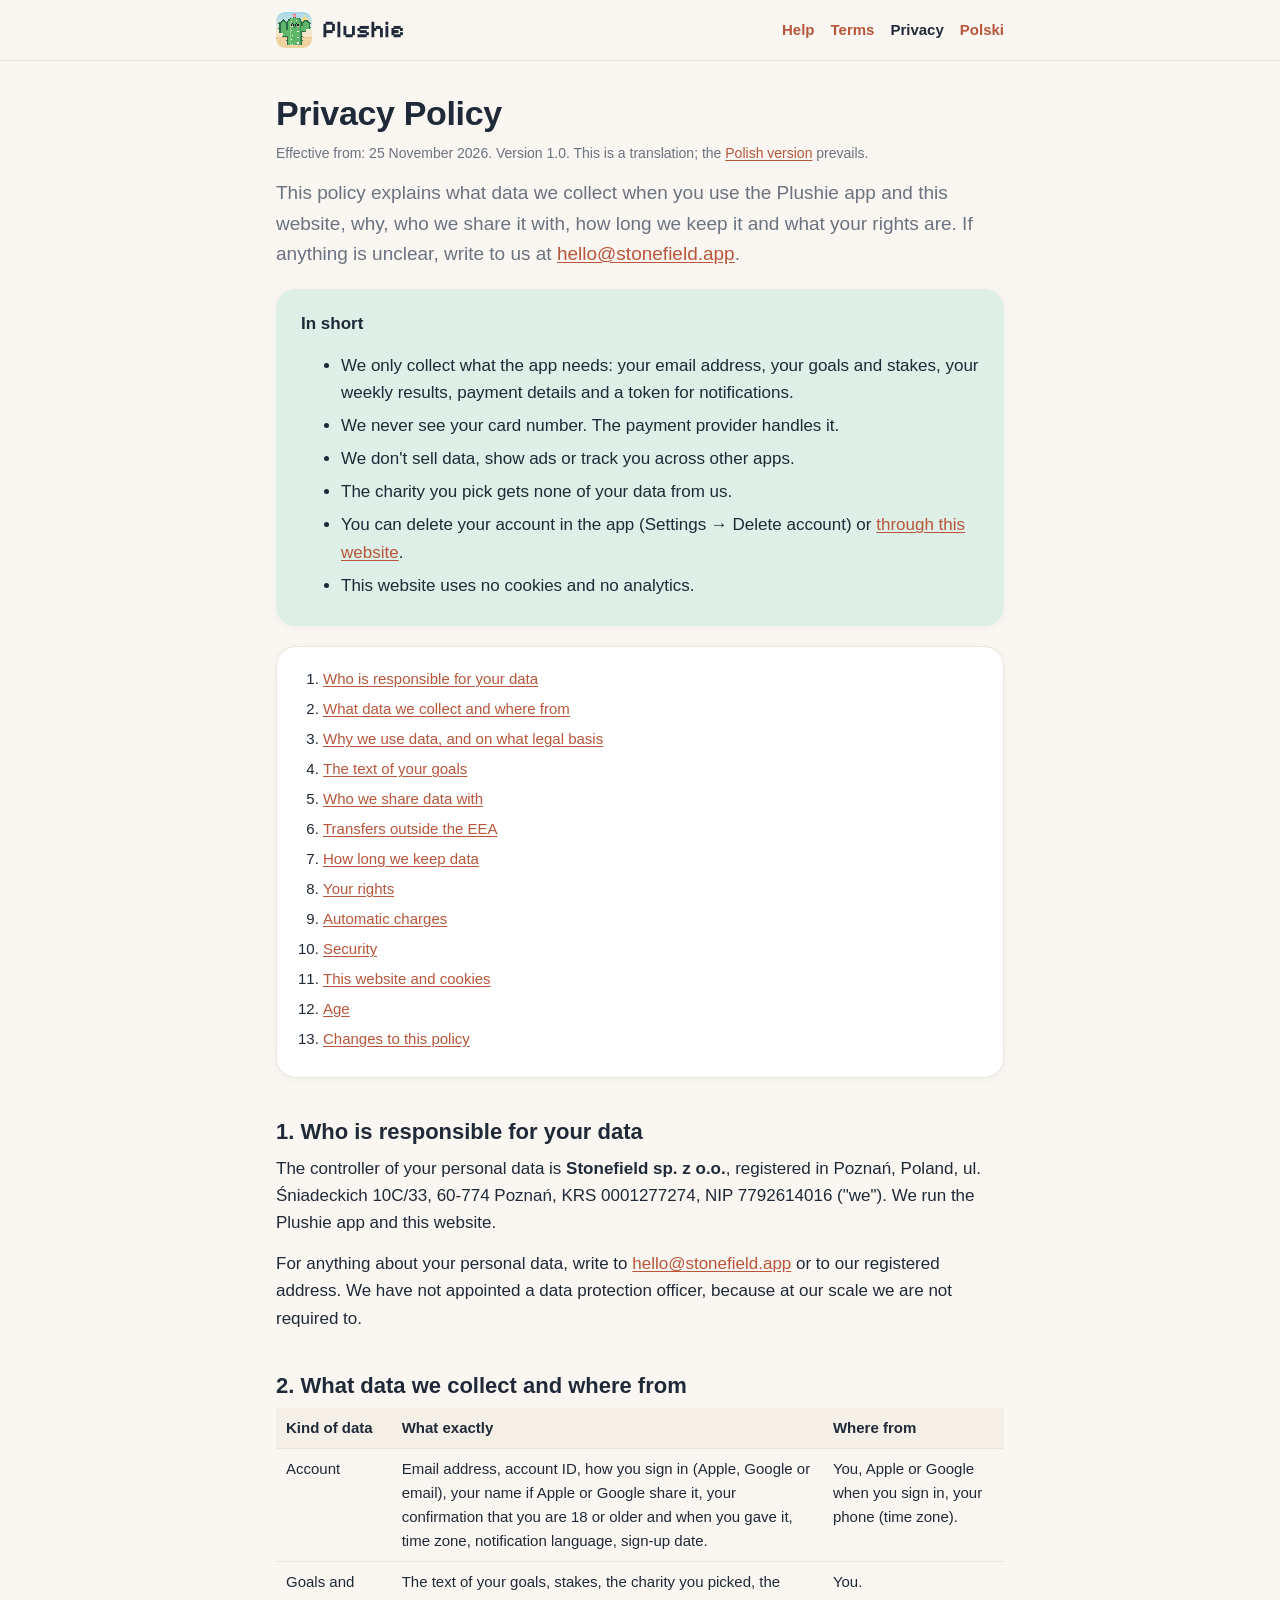
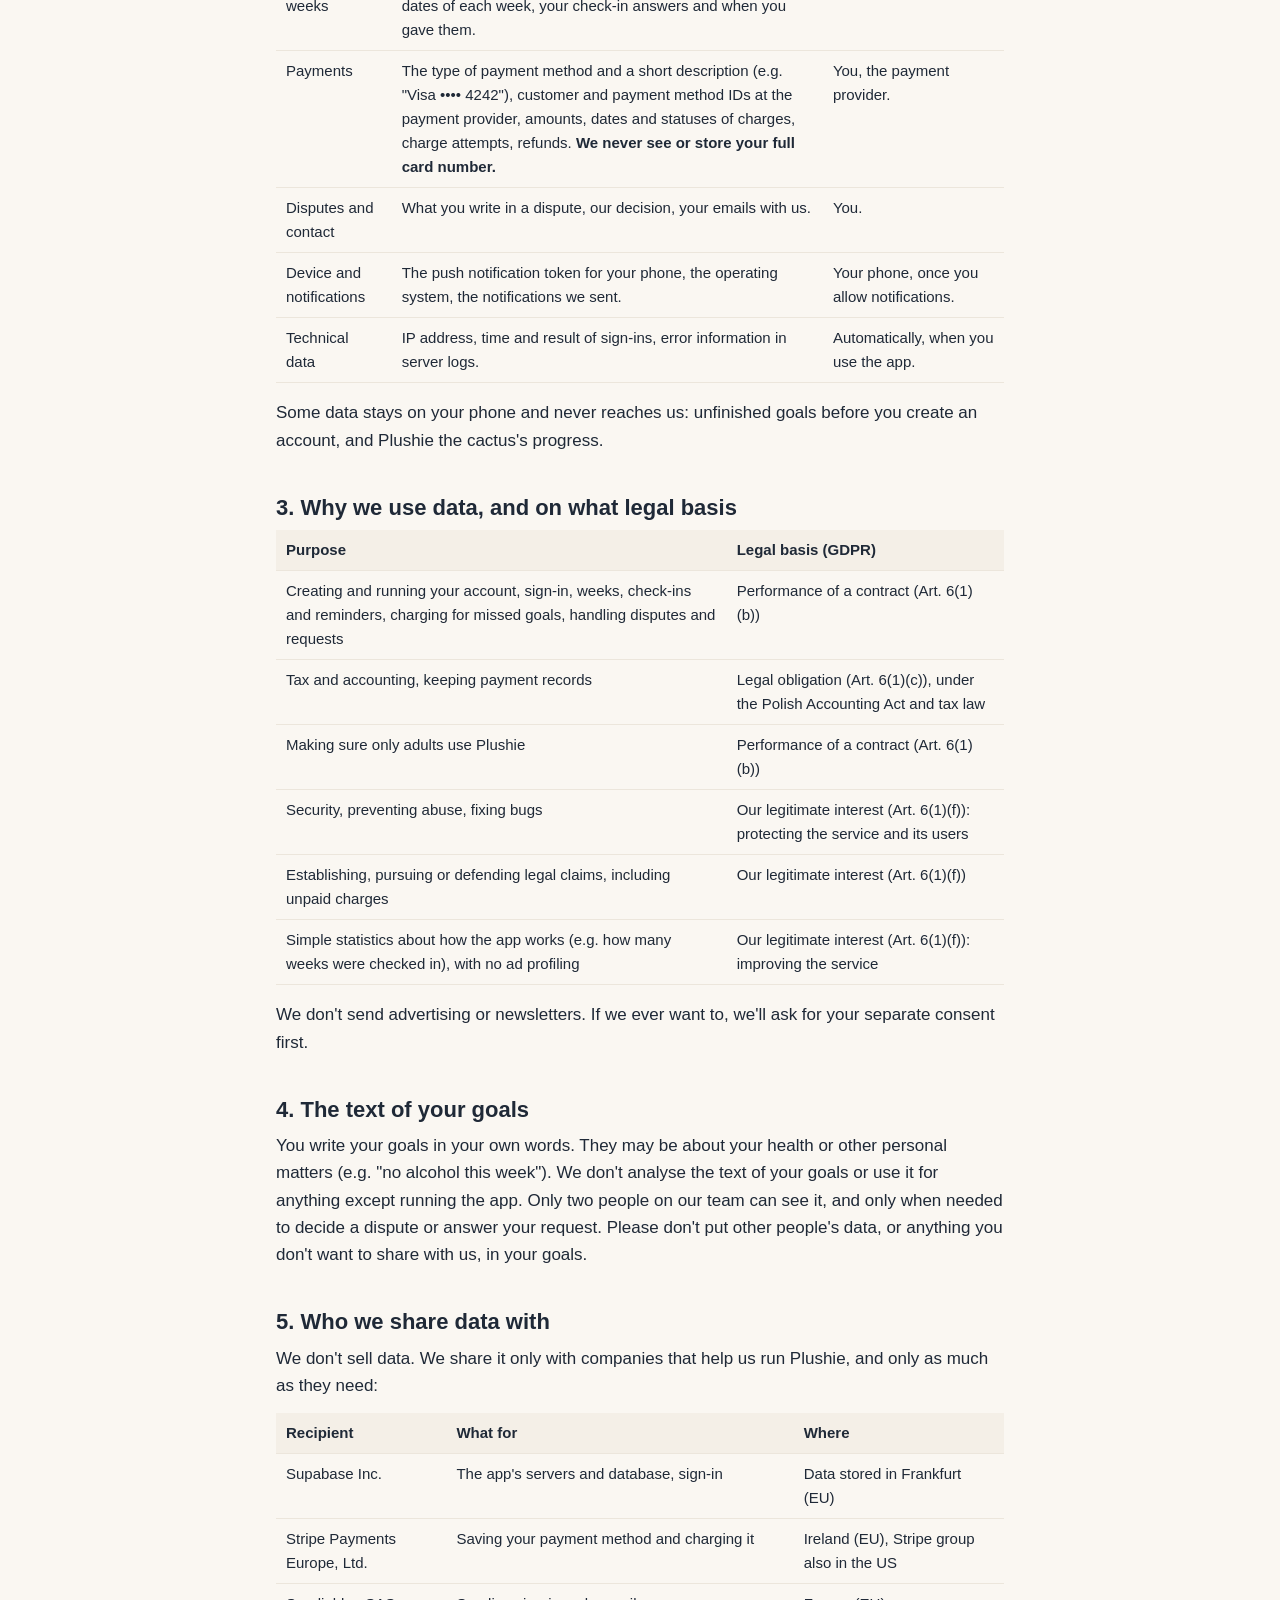
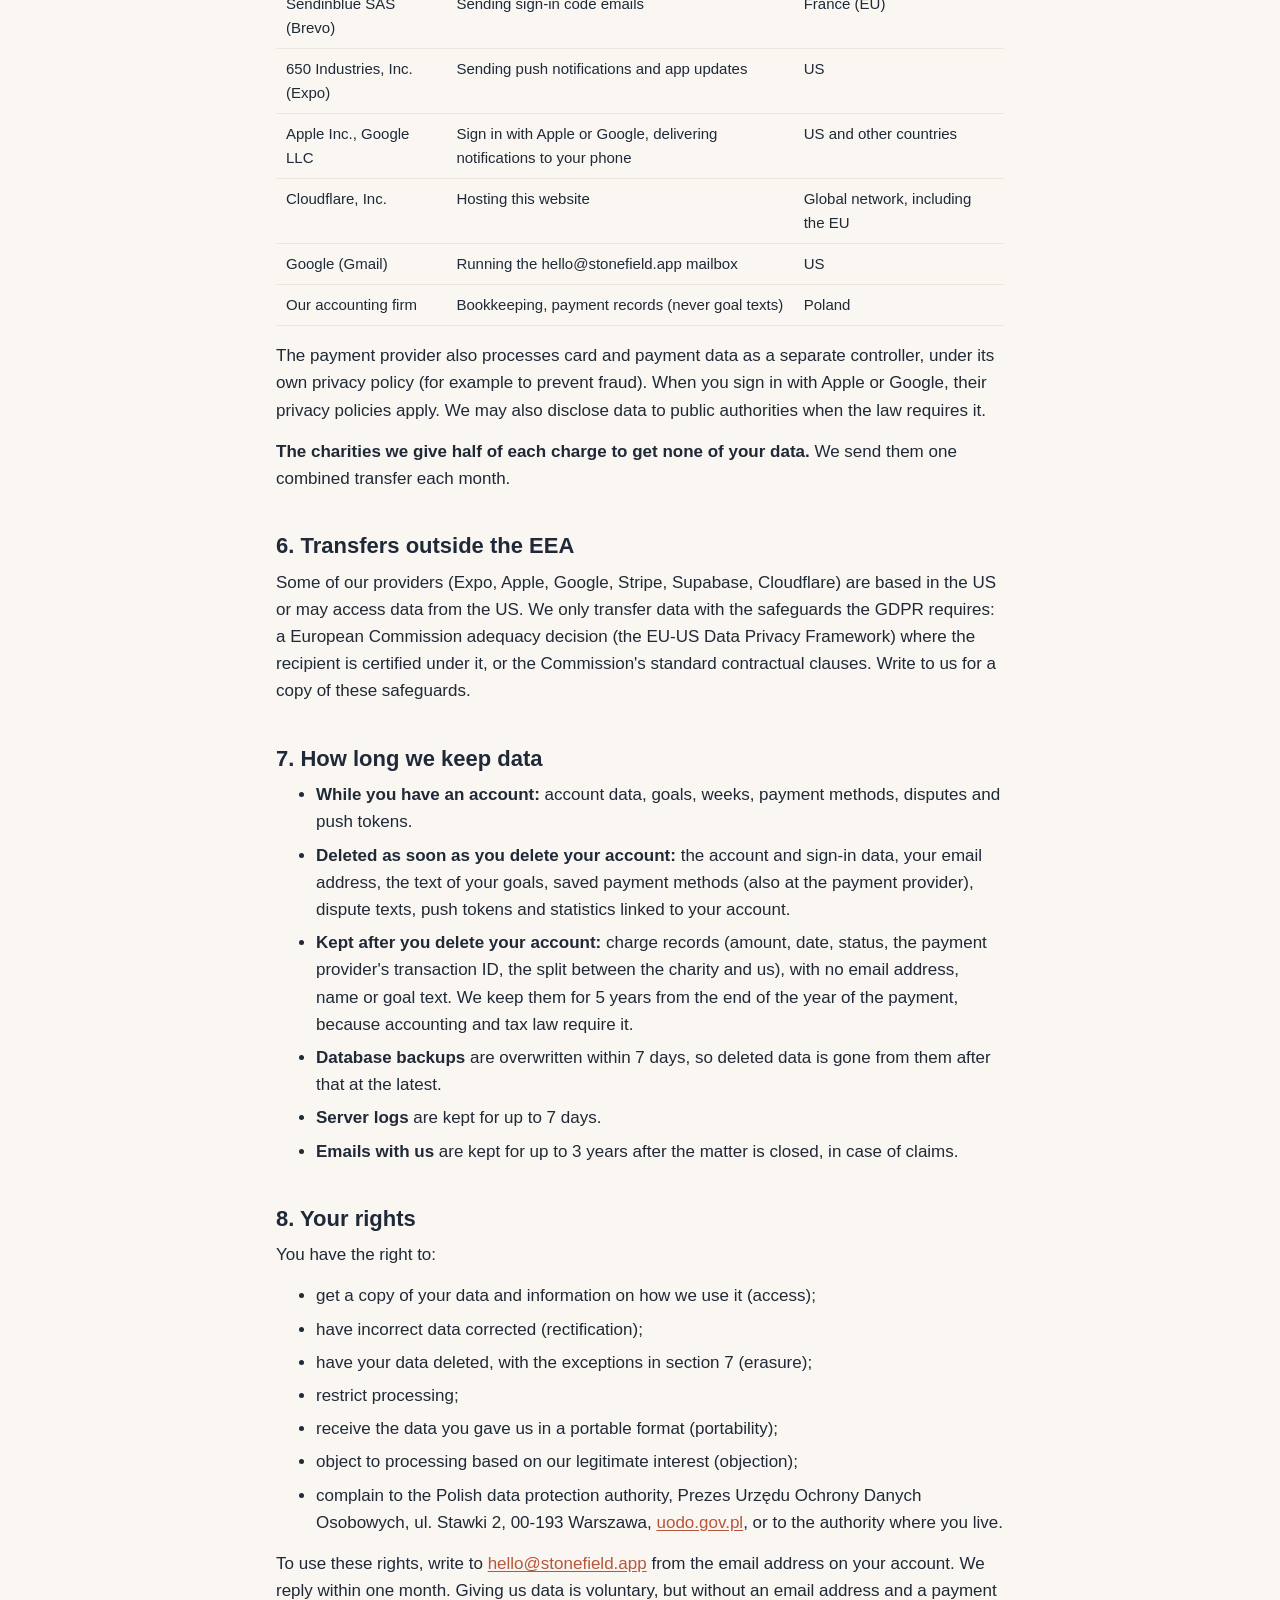
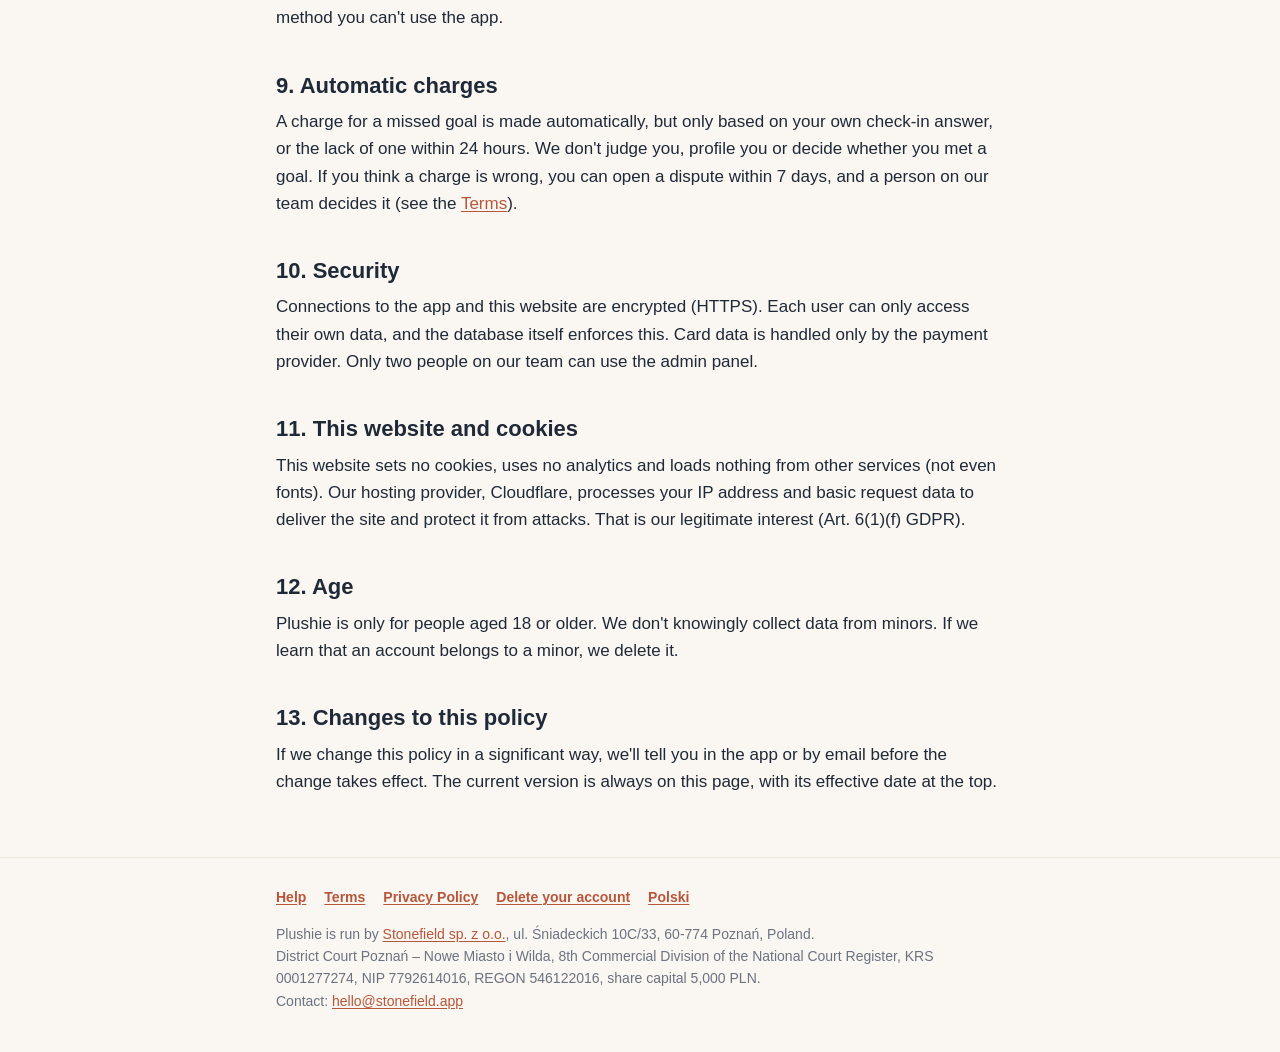
<file: en/privacy/index.html>
<!doctype html>
<html lang="en">
<head>
<meta charset="utf-8">
<meta name="viewport" content="width=device-width, initial-scale=1">
<meta name="robots" content="noindex">
<title>Privacy Policy · Plushie</title>
<meta name="description" content="What data Plushie collects, why, who we share it with, how long we keep it and your rights.">
<link rel="icon" href="/assets/favicon.png">
<link rel="apple-touch-icon" href="/assets/apple-touch-icon.png">
<link rel="stylesheet" href="/assets/site.css">
</head>
<body>
<a class="skip" href="#main">Skip to content</a>
<header class="site-header">
  <div class="wrap">
    <a class="brand" href="/en/"><img src="/assets/plushie.png" alt="" width="36" height="36"><span>Plushie</span></a>
    <nav aria-label="Menu">
      <a href="/en/support/">Help</a>
      <a href="/en/terms/">Terms</a>
      <a href="/en/privacy/" aria-current="page">Privacy</a>
      <a href="/privacy/" lang="pl" hreflang="pl">Polski</a>
    </nav>
  </div>
</header>

<main id="main" class="wrap legal-doc">
  <h1>Privacy Policy</h1>
  <p class="meta">Effective from: 25 November 2026. Version 1.0.
    This is a translation; the <a href="/privacy/" lang="pl">Polish version</a> prevails.</p>

  <p class="lead">This policy explains what data we collect when you use the Plushie app and this website, why, who we
    share it with, how long we keep it and what your rights are. If anything is unclear, write to us at
    <a href="mailto:hello@stonefield.app">hello@stonefield.app</a>.</p>

  <div class="card ok">
    <p><strong>In short</strong></p>
    <ul>
      <li>We only collect what the app needs: your email address, your goals and stakes, your weekly results, payment
        details and a token for notifications.</li>
      <li>We never see your card number. The payment provider handles it.</li>
      <li>We don't sell data, show ads or track you across other apps.</li>
      <li>The charity you pick gets none of your data from us.</li>
      <li>You can delete your account in the app (Settings → Delete account) or <a href="/en/delete-account/">through this website</a>.</li>
      <li>This website uses no cookies and no analytics.</li>
    </ul>
  </div>

  <nav class="toc card" aria-label="Contents">
    <ol>
      <li><a href="#controller">Who is responsible for your data</a></li>
      <li><a href="#data">What data we collect and where from</a></li>
      <li><a href="#purposes">Why we use data, and on what legal basis</a></li>
      <li><a href="#goal-text">The text of your goals</a></li>
      <li><a href="#recipients">Who we share data with</a></li>
      <li><a href="#transfers">Transfers outside the EEA</a></li>
      <li><a href="#retention">How long we keep data</a></li>
      <li><a href="#rights">Your rights</a></li>
      <li><a href="#automation">Automatic charges</a></li>
      <li><a href="#security">Security</a></li>
      <li><a href="#website">This website and cookies</a></li>
      <li><a href="#age">Age</a></li>
      <li><a href="#changes">Changes to this policy</a></li>
    </ol>
  </nav>

  <h2 id="controller">1. Who is responsible for your data</h2>
  <p>The controller of your personal data is <strong>Stonefield sp. z o.o.</strong>, registered in Poznań, Poland,
    ul. Śniadeckich 10C/33, 60-774 Poznań, KRS 0001277274,
    NIP 7792614016 ("we"). We run the Plushie app and this website.</p>
  <p>For anything about your personal data, write to <a href="mailto:hello@stonefield.app">hello@stonefield.app</a> or to
    our registered address. We have not appointed a data protection officer, because at our scale we are not required
    to.</p>

  <h2 id="data">2. What data we collect and where from</h2>
  <div class="table-scroll">
  <table>
    <thead><tr><th>Kind of data</th><th>What exactly</th><th>Where from</th></tr></thead>
    <tbody>
      <tr><td>Account</td><td>Email address, account ID, how you sign in (Apple, Google or email), your name if Apple or
        Google share it, your confirmation that you are 18 or older and when you gave it, time zone, notification
        language, sign-up date.</td><td>You, Apple or Google when you sign in, your phone (time zone).</td></tr>
      <tr><td>Goals and weeks</td><td>The text of your goals, stakes, the charity you picked, the dates of each week,
        your check-in answers and when you gave them.</td><td>You.</td></tr>
      <tr><td>Payments</td><td>The type of payment method and a short description (e.g. "Visa •••• 4242"), customer and
        payment method IDs at the payment provider, amounts, dates and statuses of charges, charge attempts, refunds.
        <strong>We never see or store your full card number.</strong></td><td>You, the payment provider.</td></tr>
      <tr><td>Disputes and contact</td><td>What you write in a dispute, our decision, your emails with us.</td><td>You.</td></tr>
      <tr><td>Device and notifications</td><td>The push notification token for your phone, the operating system, the
        notifications we sent.</td><td>Your phone, once you allow notifications.</td></tr>
      <tr><td>Technical data</td><td>IP address, time and result of sign-ins, error information in server logs.</td><td>Automatically, when you use the app.</td></tr>
    </tbody>
  </table>
  </div>
  <p>Some data stays on your phone and never reaches us: unfinished goals before you create an account, and Plushie
    the cactus's progress.</p>

  <h2 id="purposes">3. Why we use data, and on what legal basis</h2>
  <div class="table-scroll">
  <table>
    <thead><tr><th>Purpose</th><th>Legal basis (GDPR)</th></tr></thead>
    <tbody>
      <tr><td>Creating and running your account, sign-in, weeks, check-ins and reminders, charging for missed goals,
        handling disputes and requests</td><td>Performance of a contract (Art. 6(1)(b))</td></tr>
      <tr><td>Tax and accounting, keeping payment records</td><td>Legal obligation (Art. 6(1)(c)), under the Polish
        Accounting Act and tax law</td></tr>
      <tr><td>Making sure only adults use Plushie</td><td>Performance of a contract (Art. 6(1)(b))</td></tr>
      <tr><td>Security, preventing abuse, fixing bugs</td><td>Our legitimate interest (Art. 6(1)(f)): protecting the
        service and its users</td></tr>
      <tr><td>Establishing, pursuing or defending legal claims, including unpaid charges</td><td>Our legitimate
        interest (Art. 6(1)(f))</td></tr>
      <tr><td>Simple statistics about how the app works (e.g. how many weeks were checked in), with no ad
        profiling</td><td>Our legitimate interest (Art. 6(1)(f)): improving the service</td></tr>
    </tbody>
  </table>
  </div>
  <p>We don't send advertising or newsletters. If we ever want to, we'll ask for your separate consent first.</p>

  <h2 id="goal-text">4. The text of your goals</h2>
  <p>You write your goals in your own words. They may be about your health or other personal matters (e.g. "no
    alcohol this week"). We don't analyse the text of your goals or use it for anything except running the app. Only
    two people on our team can see it, and only when needed to decide a dispute or answer your request. Please don't
    put other people's data, or anything you don't want to share with us, in your goals.</p>

  <h2 id="recipients">5. Who we share data with</h2>
  <p>We don't sell data. We share it only with companies that help us run Plushie, and only as much as they need:</p>
  <div class="table-scroll">
  <table>
    <thead><tr><th>Recipient</th><th>What for</th><th>Where</th></tr></thead>
    <tbody>
      <tr><td>Supabase Inc.</td><td>The app's servers and database, sign-in</td><td>Data stored in Frankfurt (EU)</td></tr>
      <tr><td>Stripe Payments Europe, Ltd.</td><td>Saving your payment method and charging it</td><td>Ireland (EU), Stripe group also in the US</td></tr>
      <tr><td>Sendinblue SAS (Brevo)</td><td>Sending sign-in code emails</td><td>France (EU)</td></tr>
      <tr><td>650 Industries, Inc. (Expo)</td><td>Sending push notifications and app updates</td><td>US</td></tr>
      <tr><td>Apple Inc., Google LLC</td><td>Sign in with Apple or Google, delivering notifications to your phone</td><td>US and other countries</td></tr>
      <tr><td>Cloudflare, Inc.</td><td>Hosting this website</td><td>Global network, including the EU</td></tr>
      <tr><td>Google (Gmail)</td><td>Running the hello@stonefield.app mailbox</td><td>US</td></tr>
      <tr><td>Our accounting firm</td><td>Bookkeeping, payment records (never goal texts)</td><td>Poland</td></tr>
    </tbody>
  </table>
  </div>
  <p>The payment provider also processes card and payment data as a separate controller, under its own privacy
    policy (for example to prevent fraud). When you sign in with Apple or Google, their privacy policies apply. We may
    also disclose data to public authorities when the law requires it.</p>
  <p><strong>The charities we give half of each charge to get none of your data.</strong> We send them one combined
    transfer each month.</p>

  <h2 id="transfers">6. Transfers outside the EEA</h2>
  <p>Some of our providers (Expo, Apple, Google, Stripe, Supabase, Cloudflare) are based in the US or may access data
    from the US. We only transfer data with the safeguards the GDPR requires: a European Commission adequacy decision
    (the EU-US Data Privacy Framework) where the recipient is certified under it, or the Commission's standard
    contractual clauses. Write to us for a copy of these safeguards.</p>

  <h2 id="retention">7. How long we keep data</h2>
  <ul>
    <li><strong>While you have an account:</strong> account data, goals, weeks, payment methods, disputes and push tokens.</li>
    <li><strong>Deleted as soon as you delete your account:</strong> the account and sign-in data, your email address,
      the text of your goals, saved payment methods (also at the payment provider), dispute texts, push tokens and
      statistics linked to your account.</li>
    <li><strong>Kept after you delete your account:</strong> charge records (amount, date, status, the payment provider's
      transaction ID, the split between the charity and us), with no email address, name or goal text. We keep them for
      5 years from the end of the year of the payment, because accounting and tax law require it.</li>
    <li><strong>Database backups</strong> are overwritten within 7 days, so deleted data is
      gone from them after that at the latest.</li>
    <li><strong>Server logs</strong> are kept for up to 7 days.</li>
    <li><strong>Emails with us</strong> are kept for up to 3 years after the matter is closed, in case of claims.</li>
  </ul>

  <h2 id="rights">8. Your rights</h2>
  <p>You have the right to:</p>
  <ul>
    <li>get a copy of your data and information on how we use it (access);</li>
    <li>have incorrect data corrected (rectification);</li>
    <li>have your data deleted, with the exceptions in section 7 (erasure);</li>
    <li>restrict processing;</li>
    <li>receive the data you gave us in a portable format (portability);</li>
    <li>object to processing based on our legitimate interest (objection);</li>
    <li>complain to the Polish data protection authority, Prezes Urzędu Ochrony Danych Osobowych, ul. Stawki 2,
      00-193 Warszawa, <a href="https://uodo.gov.pl">uodo.gov.pl</a>, or to the authority where you live.</li>
  </ul>
  <p>To use these rights, write to <a href="mailto:hello@stonefield.app">hello@stonefield.app</a> from the email address on
    your account. We reply within one month. Giving us data is voluntary, but without an email address and a payment
    method you can't use the app.</p>

  <h2 id="automation">9. Automatic charges</h2>
  <p>A charge for a missed goal is made automatically, but only based on your own check-in answer, or the lack of one
    within 24 hours. We don't judge you, profile you or decide whether you met a goal. If you think a charge is wrong,
    you can open a dispute within 7 days, and a person on our team decides it (see the
    <a href="/en/terms/#disputes">Terms</a>).</p>

  <h2 id="security">10. Security</h2>
  <p>Connections to the app and this website are encrypted (HTTPS). Each user can only access their own data, and the
    database itself enforces this. Card data is handled only by the payment provider. Only two people on our team can
    use the admin panel.</p>

  <h2 id="website">11. This website and cookies</h2>
  <p>This website sets no cookies, uses no analytics and loads nothing from other services (not even fonts). Our
    hosting provider, Cloudflare, processes your IP address and basic request data to deliver the site and protect it
    from attacks. That is our legitimate interest (Art. 6(1)(f) GDPR).</p>

  <h2 id="age">12. Age</h2>
  <p>Plushie is only for people aged 18 or older. We don't knowingly collect data from minors. If we learn that an
    account belongs to a minor, we delete it.</p>

  <h2 id="changes">13. Changes to this policy</h2>
  <p>If we change this policy in a significant way, we'll tell you in the app or by email before the change takes
    effect. The current version is always on this page, with its effective date at the top.</p>
</main>

<footer class="site-footer">
  <div class="wrap">
    <div class="links">
      <a href="/en/support/">Help</a>
      <a href="/en/terms/">Terms</a>
      <a href="/en/privacy/">Privacy Policy</a>
      <a href="/en/delete-account/">Delete your account</a>
      <a href="/privacy/" lang="pl" hreflang="pl">Polski</a>
    </div>
    <address>
      Plushie is run by <a href="https://stonefield.app/">Stonefield sp. z o.o.</a>, ul. Śniadeckich 10C/33, 60-774 Poznań, Poland.<br>
      District Court Poznań – Nowe Miasto i Wilda, 8th Commercial Division of the National Court Register, KRS 0001277274,
      NIP 7792614016, REGON 546122016, share capital 5,000 PLN.<br>
      Contact: <a href="mailto:hello@stonefield.app">hello@stonefield.app</a>
    </address>
  </div>
</footer>
</body>
</html>
</file>
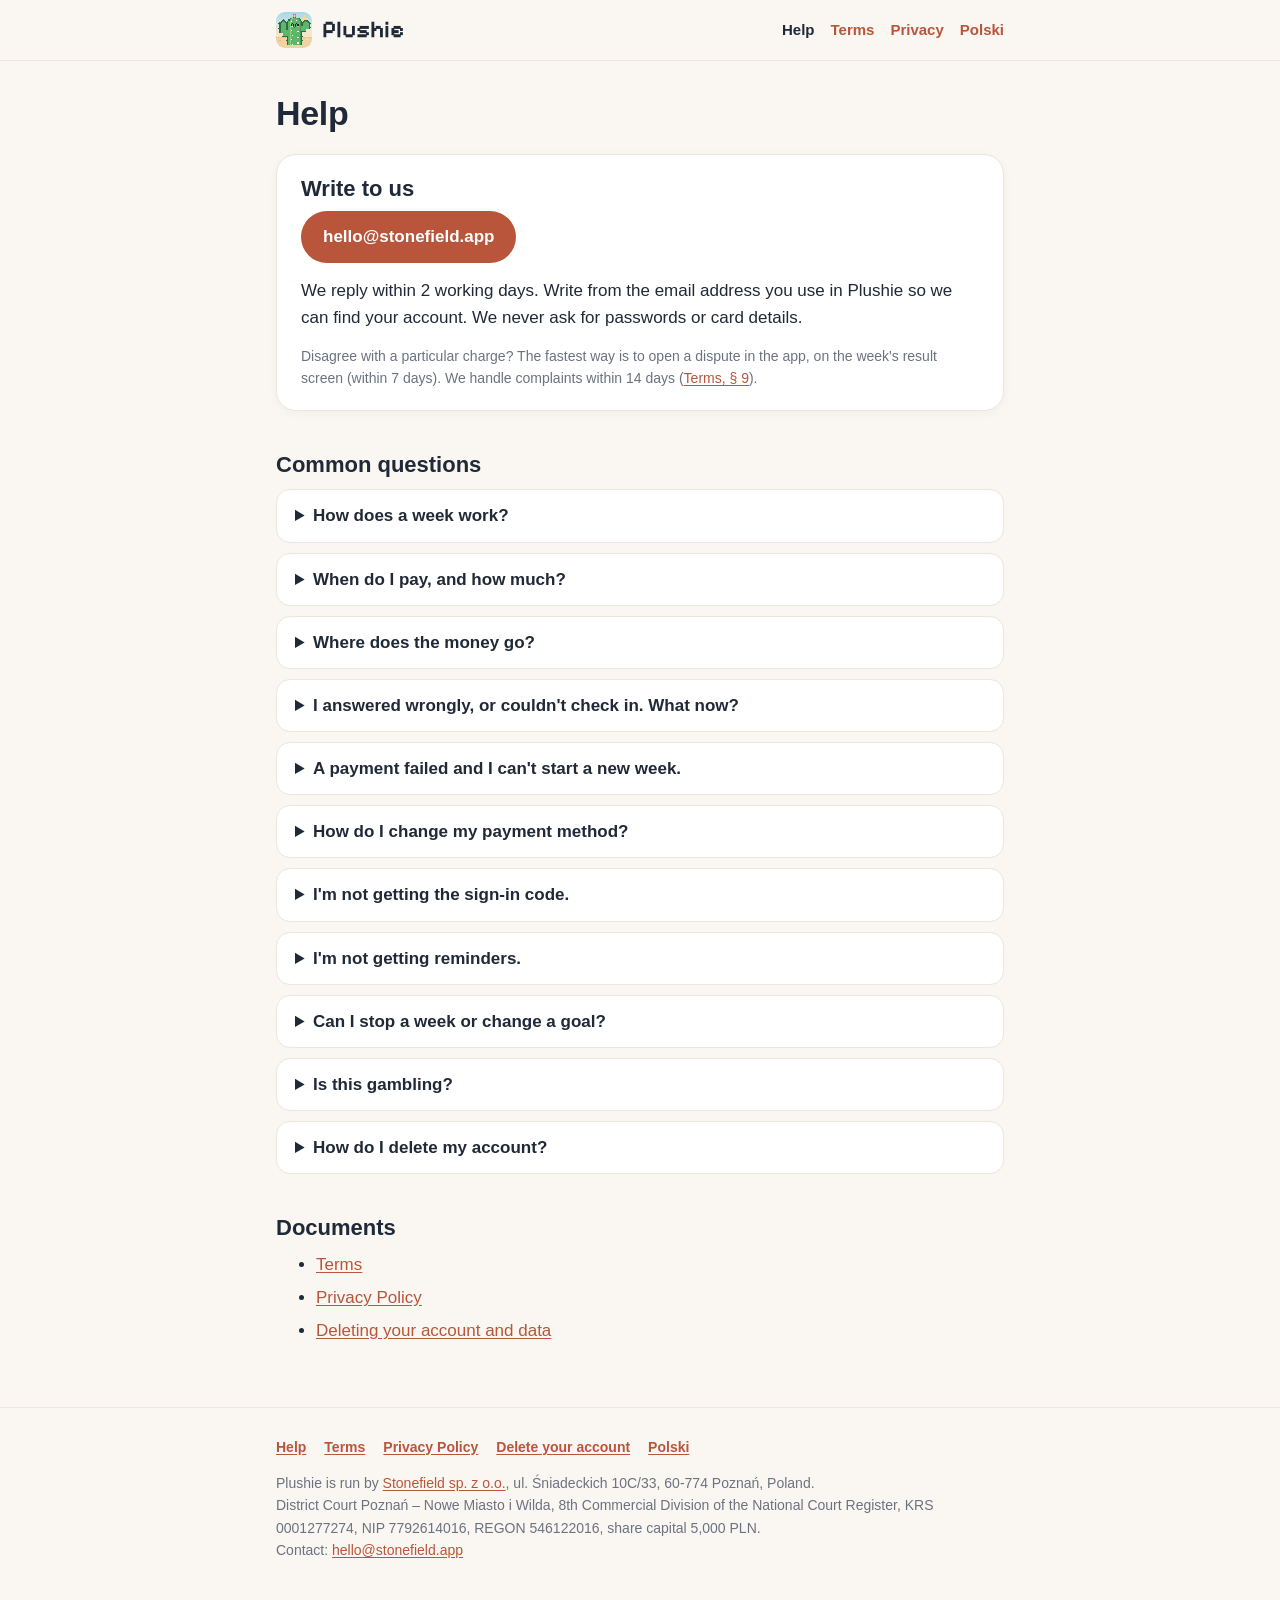
<file: en/support/index.html>
<!doctype html>
<html lang="en">
<head>
<meta charset="utf-8">
<meta name="viewport" content="width=device-width, initial-scale=1">
<meta name="robots" content="noindex">
<title>Help · Plushie</title>
<meta name="description" content="Answers to common questions about Plushie, and how to reach us.">
<link rel="icon" href="/assets/favicon.png">
<link rel="apple-touch-icon" href="/assets/apple-touch-icon.png">
<link rel="stylesheet" href="/assets/site.css">
</head>
<body>
<a class="skip" href="#main">Skip to content</a>
<header class="site-header">
  <div class="wrap">
    <a class="brand" href="/en/"><img src="/assets/plushie.png" alt="" width="36" height="36"><span>Plushie</span></a>
    <nav aria-label="Menu">
      <a href="/en/support/" aria-current="page">Help</a>
      <a href="/en/terms/">Terms</a>
      <a href="/en/privacy/">Privacy</a>
      <a href="/support/" lang="pl" hreflang="pl">Polski</a>
    </nav>
  </div>
</header>

<main id="main" class="wrap">
  <h1>Help</h1>

  <div class="card">
    <h2 class="first">Write to us</h2>
    <p><a class="button" href="mailto:hello@stonefield.app">hello@stonefield.app</a></p>
    <p>We reply within 2 working days. Write from the email address you use in Plushie so we can find your account. We
      never ask for passwords or card details.</p>
    <p class="meta">Disagree with a particular charge? The fastest way is to open a dispute in the app, on the week's
      result screen (within 7 days). We handle complaints within 14 days (<a href="/en/terms/#complaints">Terms, § 9</a>).</p>
  </div>

  <h2>Common questions</h2>

  <details>
    <summary>How does a week work?</summary>
    <p>You write up to 20 goals, set a stake of 10 to 1,000 zł on each, and pick a charity. Once you lock the week, the
      goals can't be changed. The week ends at 23:59 on the seventh day. Then you have 24 hours to mark each goal
      "done" or "missed".</p>
  </details>

  <details>
    <summary>When do I pay, and how much?</summary>
    <p>Only for a goal you missed or didn't check in on within 24 hours, and exactly its stake. We charge your saved
      payment method no earlier than 12 hours after the week is settled. Goals you met cost nothing, and the app itself
      is free.</p>
  </details>

  <details>
    <summary>Where does the money go?</summary>
    <p>We give half of every charge, as our own donation, to the charity you picked for that week, by bank transfer
      once a month. The other half keeps Plushie running. Because it's our donation, you don't get a receipt or tax
      relief from the charity.</p>
  </details>

  <details>
    <summary>I answered wrongly, or couldn't check in. What now?</summary>
    <p>On the week's result screen, tap "Something wrong? Open a dispute" and pick the goal, within 7 days. The charge
      is put on hold and we reply within 48 hours. If we accept the dispute, we cancel or refund the charge.</p>
  </details>

  <details>
    <summary>A payment failed and I can't start a new week.</summary>
    <p>After a failed payment we try 3 more times over about 5 days. If those fail too, new weeks are blocked until the
      charge is paid. Change your payment method in Settings and we'll retry straight away and unblock your account.</p>
  </details>

  <details>
    <summary>How do I change my payment method?</summary>
    <p>Settings → Payment method → Change. Your card number is handled by the payment provider; we never see it.</p>
  </details>

  <details>
    <summary>I'm not getting the sign-in code.</summary>
    <p>Check your spam folder and the "Promotions" or "Social" tabs. You can send a new code after 60 seconds. If you
      created your account with Apple or Google, sign in the same way.</p>
  </details>

  <details>
    <summary>I'm not getting reminders.</summary>
    <p>Check that Plushie is allowed to send notifications in your phone's settings. You can change the reminder
      language in the app's Settings.</p>
  </details>

  <details>
    <summary>Can I stop a week or change a goal?</summary>
    <p>No. That's what makes it a commitment: once a week is locked, goals can't be changed, cancelled or added. If
      something serious and unforeseeable happened, open a dispute after the check-in.</p>
  </details>

  <details>
    <summary>Is this gambling?</summary>
    <p>No. You can't win anything in Plushie, and the result depends only on you. You either keep your money or pay for a
      goal you missed. Only stake amounts you can afford to lose.</p>
  </details>

  <details>
    <summary>How do I delete my account?</summary>
    <p>In the app: Settings → Delete account. Without the app: see <a href="/en/delete-account/">Delete your account</a>.</p>
  </details>

  <h2>Documents</h2>
  <ul>
    <li><a href="/en/terms/">Terms</a></li>
    <li><a href="/en/privacy/">Privacy Policy</a></li>
    <li><a href="/en/delete-account/">Deleting your account and data</a></li>
  </ul>
</main>

<footer class="site-footer">
  <div class="wrap">
    <div class="links">
      <a href="/en/support/">Help</a>
      <a href="/en/terms/">Terms</a>
      <a href="/en/privacy/">Privacy Policy</a>
      <a href="/en/delete-account/">Delete your account</a>
      <a href="/support/" lang="pl" hreflang="pl">Polski</a>
    </div>
    <address>
      Plushie is run by <a href="https://stonefield.app/">Stonefield sp. z o.o.</a>, ul. Śniadeckich 10C/33, 60-774 Poznań, Poland.<br>
      District Court Poznań – Nowe Miasto i Wilda, 8th Commercial Division of the National Court Register, KRS 0001277274,
      NIP 7792614016, REGON 546122016, share capital 5,000 PLN.<br>
      Contact: <a href="mailto:hello@stonefield.app">hello@stonefield.app</a>
    </address>
  </div>
</footer>
</body>
</html>
</file>
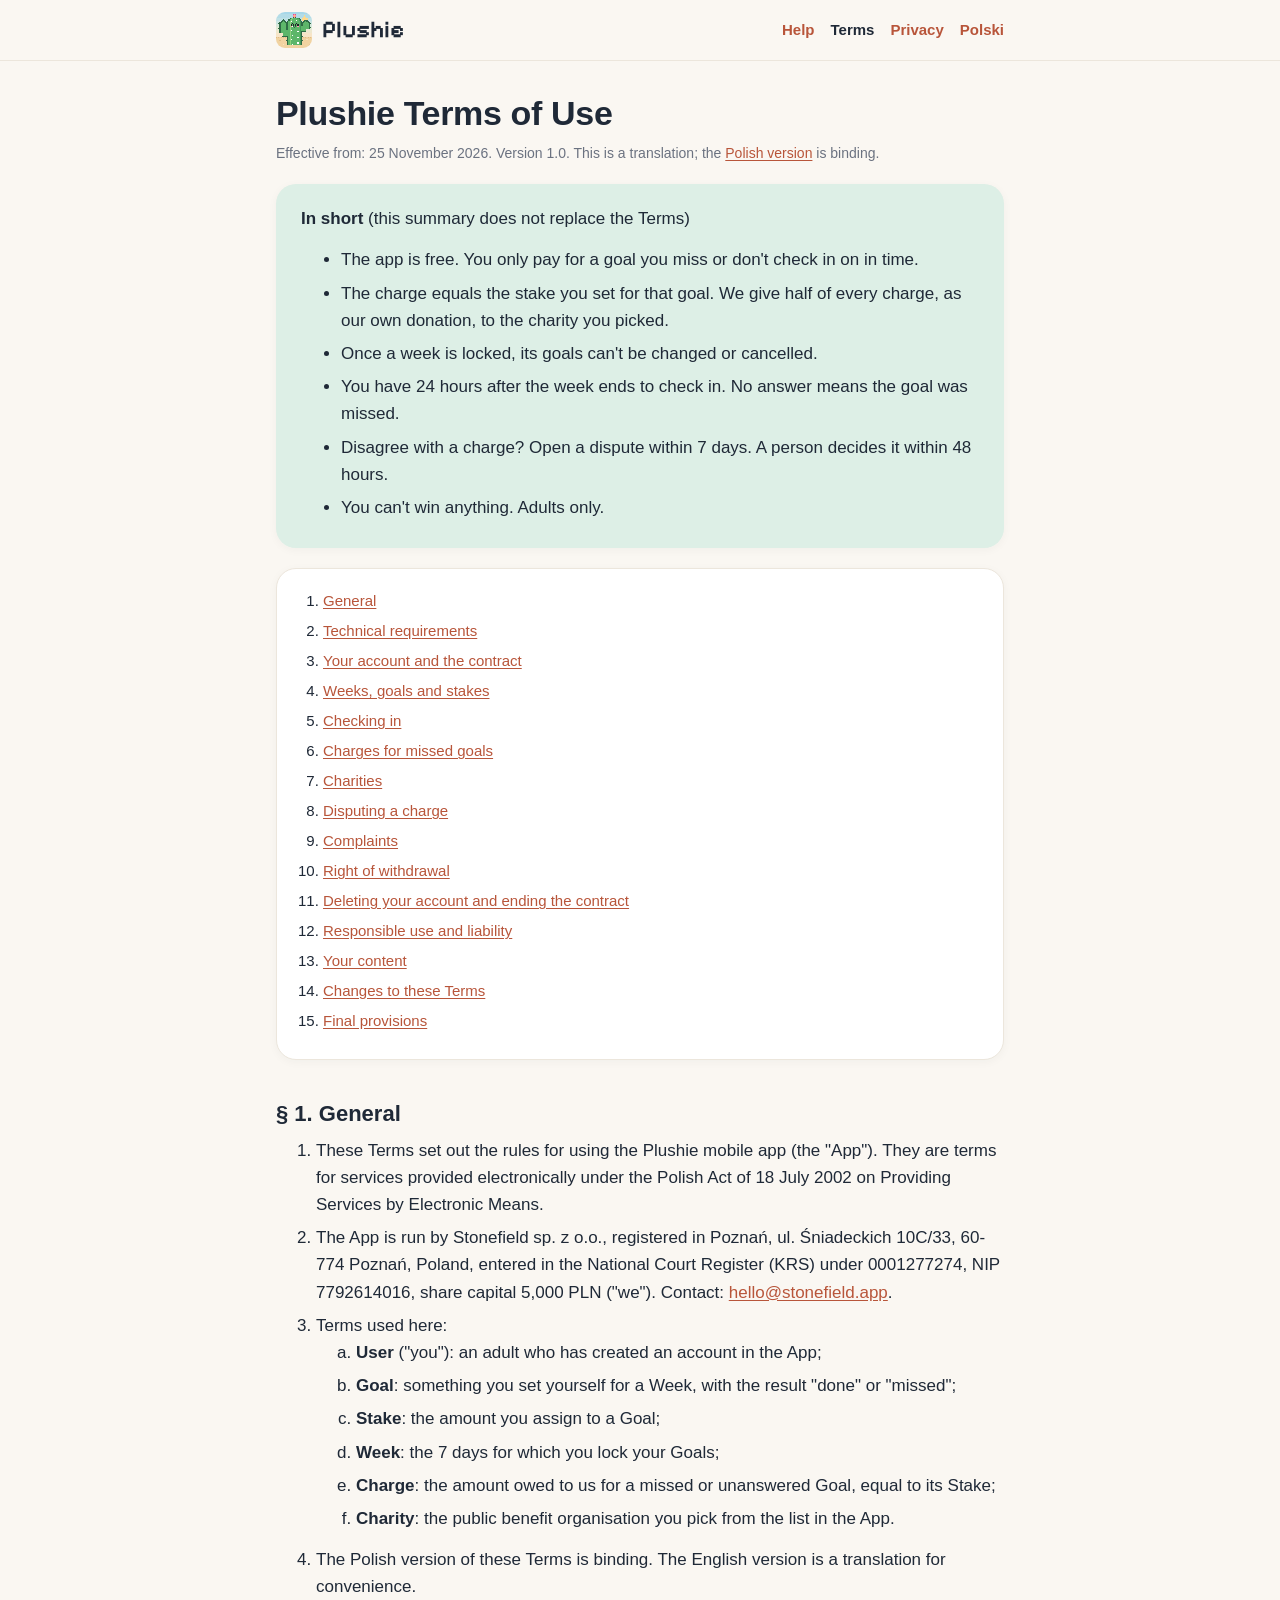
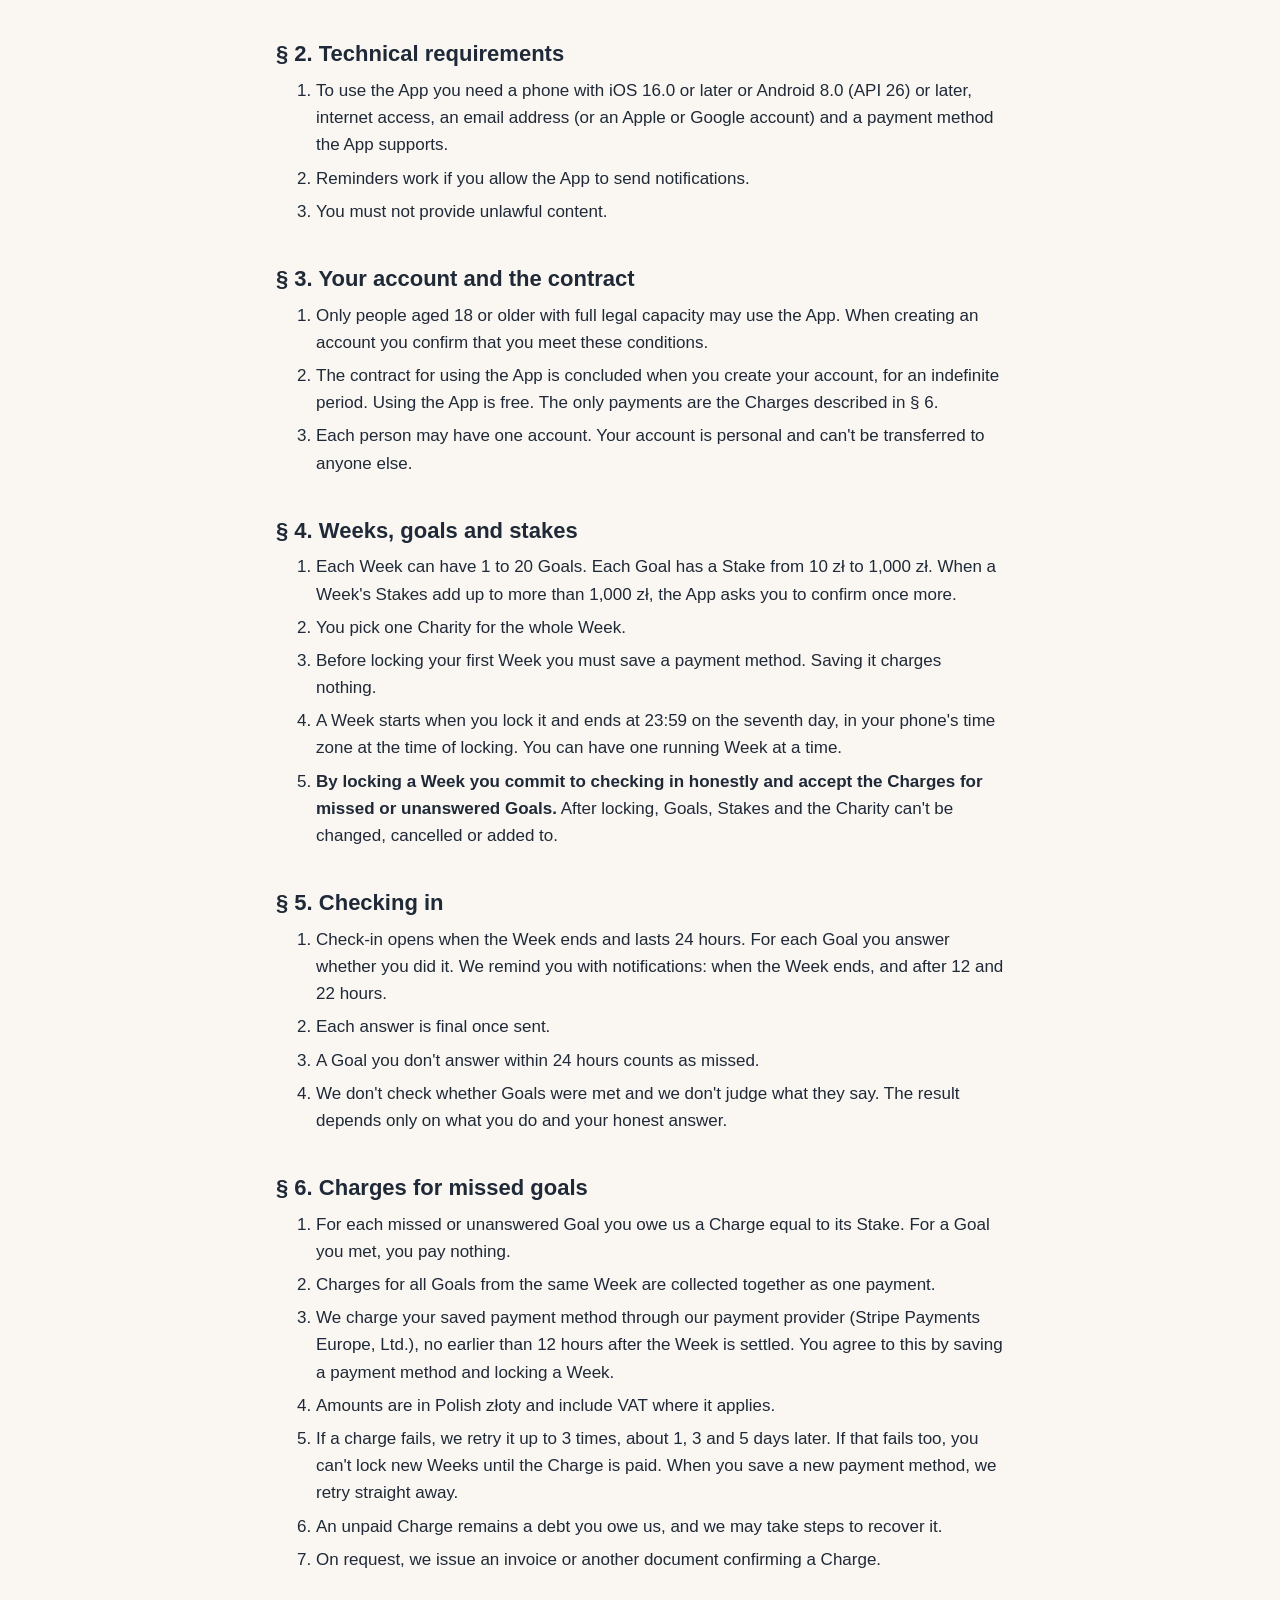
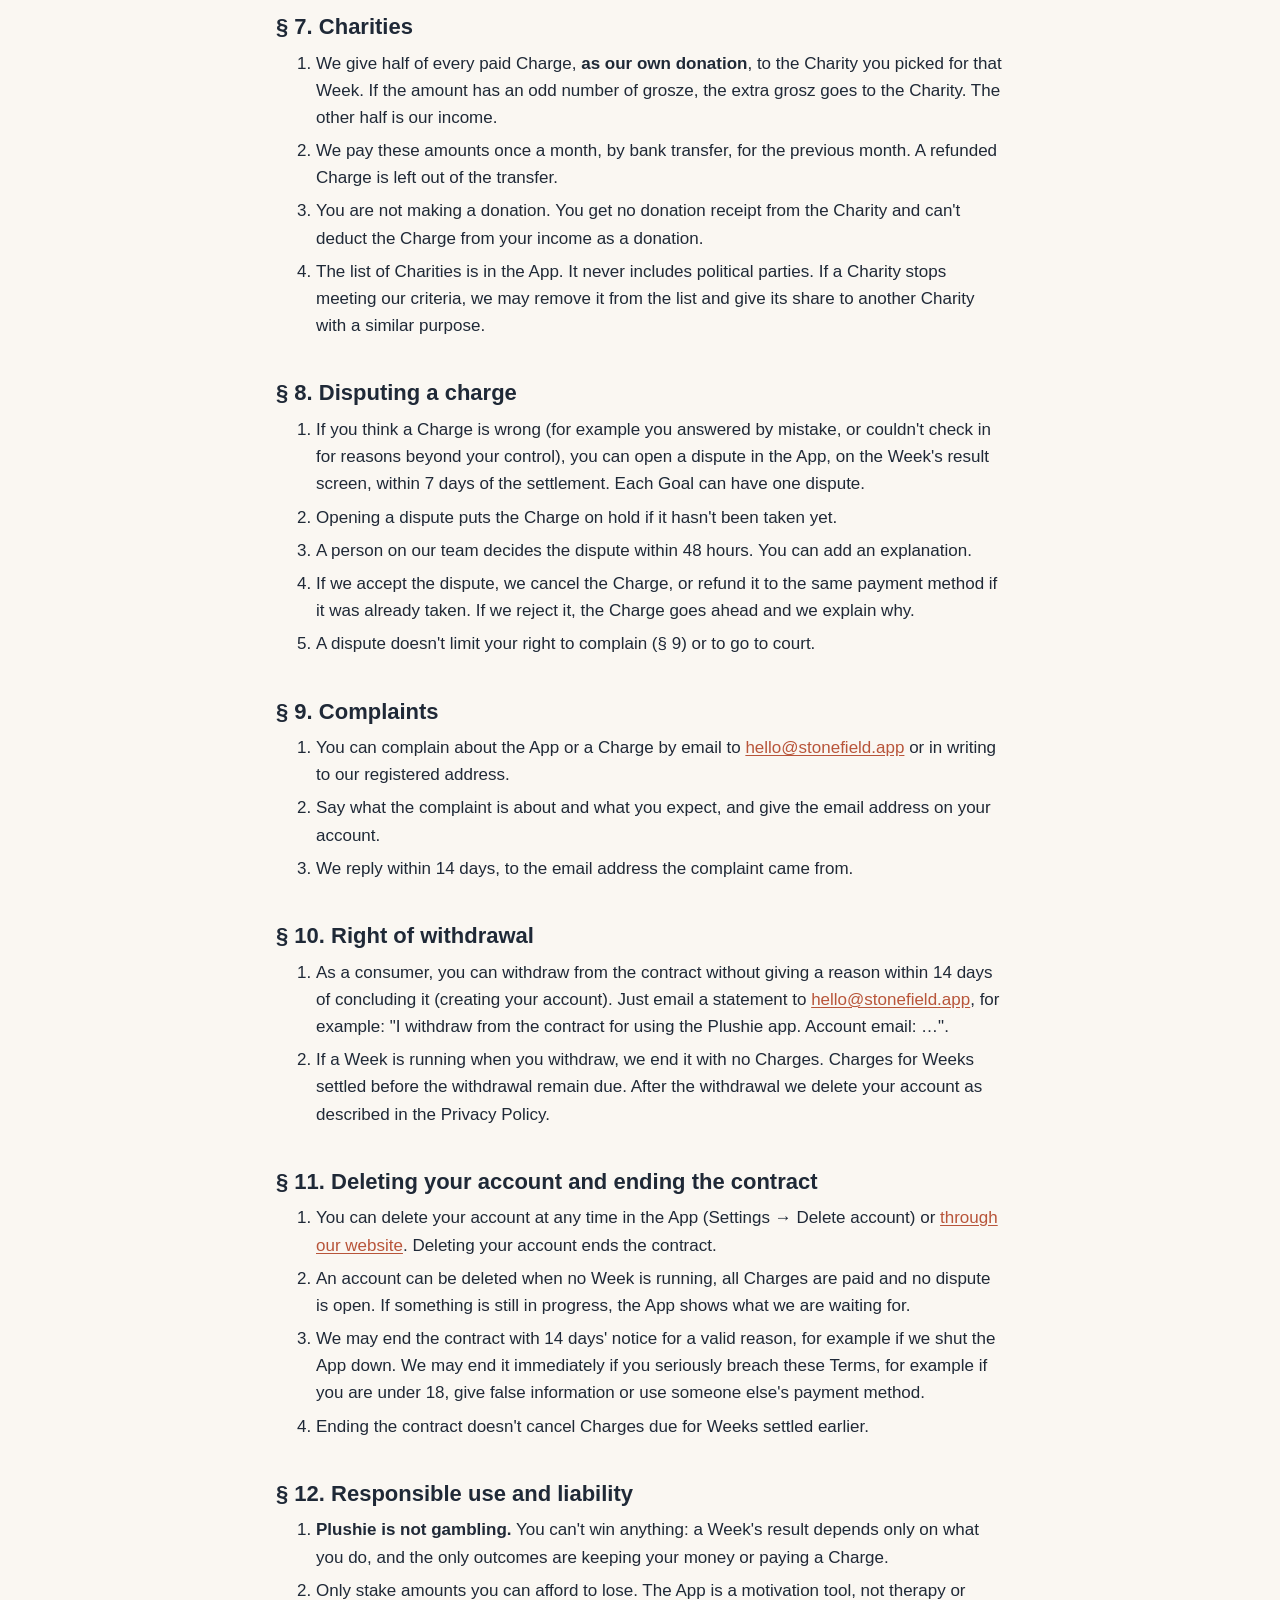
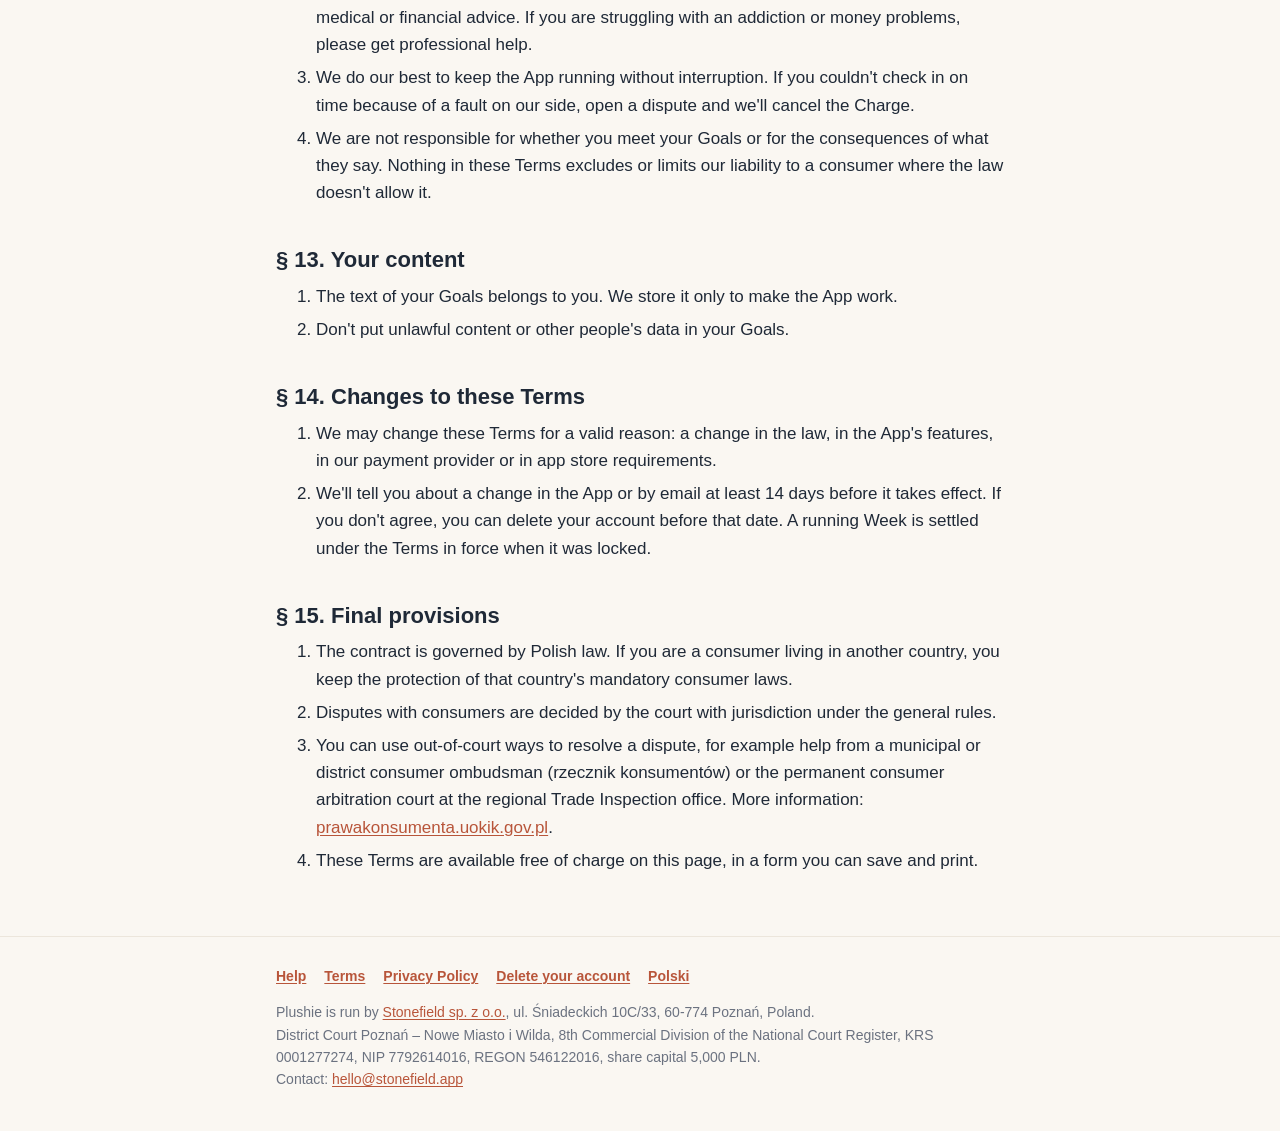
<file: en/terms/index.html>
<!doctype html>
<html lang="en">
<head>
<meta charset="utf-8">
<meta name="viewport" content="width=device-width, initial-scale=1">
<meta name="robots" content="noindex">
<title>Terms · Plushie</title>
<meta name="description" content="The rules for using Plushie: weeks, stakes, check-ins, charges, disputes and complaints.">
<link rel="icon" href="/assets/favicon.png">
<link rel="apple-touch-icon" href="/assets/apple-touch-icon.png">
<link rel="stylesheet" href="/assets/site.css">
</head>
<body>
<a class="skip" href="#main">Skip to content</a>
<header class="site-header">
  <div class="wrap">
    <a class="brand" href="/en/"><img src="/assets/plushie.png" alt="" width="36" height="36"><span>Plushie</span></a>
    <nav aria-label="Menu">
      <a href="/en/support/">Help</a>
      <a href="/en/terms/" aria-current="page">Terms</a>
      <a href="/en/privacy/">Privacy</a>
      <a href="/terms/" lang="pl" hreflang="pl">Polski</a>
    </nav>
  </div>
</header>

<main id="main" class="wrap legal-doc">
  <h1>Plushie Terms of Use</h1>
  <p class="meta">Effective from: 25 November 2026. Version 1.0.
    This is a translation; the <a href="/terms/" lang="pl">Polish version</a> is binding.</p>

  <div class="card ok">
    <p><strong>In short</strong> (this summary does not replace the Terms)</p>
    <ul>
      <li>The app is free. You only pay for a goal you miss or don't check in on in time.</li>
      <li>The charge equals the stake you set for that goal. We give half of every charge, as our own donation, to the
        charity you picked.</li>
      <li>Once a week is locked, its goals can't be changed or cancelled.</li>
      <li>You have 24 hours after the week ends to check in. No answer means the goal was missed.</li>
      <li>Disagree with a charge? Open a dispute within 7 days. A person decides it within 48 hours.</li>
      <li>You can't win anything. Adults only.</li>
    </ul>
  </div>

  <nav class="toc card" aria-label="Contents">
    <ol>
      <li><a href="#general">General</a></li>
      <li><a href="#requirements">Technical requirements</a></li>
      <li><a href="#account">Your account and the contract</a></li>
      <li><a href="#week">Weeks, goals and stakes</a></li>
      <li><a href="#check-in">Checking in</a></li>
      <li><a href="#charges">Charges for missed goals</a></li>
      <li><a href="#charities">Charities</a></li>
      <li><a href="#disputes">Disputing a charge</a></li>
      <li><a href="#complaints">Complaints</a></li>
      <li><a href="#withdrawal">Right of withdrawal</a></li>
      <li><a href="#termination">Deleting your account and ending the contract</a></li>
      <li><a href="#responsibility">Responsible use and liability</a></li>
      <li><a href="#content">Your content</a></li>
      <li><a href="#changes">Changes to these Terms</a></li>
      <li><a href="#final">Final provisions</a></li>
    </ol>
  </nav>

  <h2 id="general">§ 1. General</h2>
  <ol>
    <li>These Terms set out the rules for using the Plushie mobile app (the "App"). They are terms for services provided
      electronically under the Polish Act of 18 July 2002 on Providing Services by Electronic Means.</li>
    <li>The App is run by Stonefield sp. z o.o., registered in Poznań, ul. Śniadeckich 10C/33,
      60-774 Poznań, Poland, entered in the National Court Register (KRS) under
      0001277274, NIP 7792614016, share capital 5,000 PLN ("we").
      Contact: <a href="mailto:hello@stonefield.app">hello@stonefield.app</a>.</li>
    <li>Terms used here:
      <ol>
        <li><strong>User</strong> ("you"): an adult who has created an account in the App;</li>
        <li><strong>Goal</strong>: something you set yourself for a Week, with the result "done" or "missed";</li>
        <li><strong>Stake</strong>: the amount you assign to a Goal;</li>
        <li><strong>Week</strong>: the 7 days for which you lock your Goals;</li>
        <li><strong>Charge</strong>: the amount owed to us for a missed or unanswered Goal, equal to its Stake;</li>
        <li><strong>Charity</strong>: the public benefit organisation you pick from the list in the App.</li>
      </ol>
    </li>
    <li>The Polish version of these Terms is binding. The English version is a translation for convenience.</li>
  </ol>

  <h2 id="requirements">§ 2. Technical requirements</h2>
  <ol>
    <li>To use the App you need a phone with iOS 16.0 or later or Android
      8.0 (API 26) or later, internet access, an email address (or an Apple or Google
      account) and a payment method the App supports.</li>
    <li>Reminders work if you allow the App to send notifications.</li>
    <li>You must not provide unlawful content.</li>
  </ol>

  <h2 id="account">§ 3. Your account and the contract</h2>
  <ol>
    <li>Only people aged 18 or older with full legal capacity may use the App. When creating an account you confirm
      that you meet these conditions.</li>
    <li>The contract for using the App is concluded when you create your account, for an indefinite period. Using the
      App is free. The only payments are the Charges described in § 6.</li>
    <li>Each person may have one account. Your account is personal and can't be transferred to anyone else.</li>
  </ol>

  <h2 id="week">§ 4. Weeks, goals and stakes</h2>
  <ol>
    <li>Each Week can have 1 to 20 Goals. Each Goal has a Stake from 10 zł to 1,000 zł. When a Week's Stakes add up to
      more than 1,000 zł, the App asks you to confirm once more.</li>
    <li>You pick one Charity for the whole Week.</li>
    <li>Before locking your first Week you must save a payment method. Saving it charges nothing.</li>
    <li>A Week starts when you lock it and ends at 23:59 on the seventh day, in your phone's time zone at the time of
      locking. You can have one running Week at a time.</li>
    <li><strong>By locking a Week you commit to checking in honestly and accept the Charges for missed or unanswered
      Goals.</strong> After locking, Goals, Stakes and the Charity can't be changed, cancelled or added to.</li>
  </ol>

  <h2 id="check-in">§ 5. Checking in</h2>
  <ol>
    <li>Check-in opens when the Week ends and lasts 24 hours. For each Goal you answer whether you did it. We remind
      you with notifications: when the Week ends, and after 12 and 22 hours.</li>
    <li>Each answer is final once sent.</li>
    <li>A Goal you don't answer within 24 hours counts as missed.</li>
    <li>We don't check whether Goals were met and we don't judge what they say. The result depends only on what you
      do and your honest answer.</li>
  </ol>

  <h2 id="charges">§ 6. Charges for missed goals</h2>
  <ol>
    <li>For each missed or unanswered Goal you owe us a Charge equal to its Stake. For a Goal you met, you pay
      nothing.</li>
    <li>Charges for all Goals from the same Week are collected together as one payment.</li>
    <li>We charge your saved payment method through our payment provider (Stripe Payments Europe, Ltd.), no earlier
      than 12 hours after the Week is settled. You agree to this by saving a payment method and locking a Week.</li>
    <li>Amounts are in Polish złoty and include VAT where it applies.</li>
    <li>If a charge fails, we retry it up to 3 times, about 1, 3 and 5 days later. If that fails too, you can't lock
      new Weeks until the Charge is paid. When you save a new payment method, we retry straight away.</li>
    <li>An unpaid Charge remains a debt you owe us, and we may take steps to recover it.</li>
    <li>On request, we issue an invoice or another document confirming a Charge.</li>
  </ol>

  <h2 id="charities">§ 7. Charities</h2>
  <ol>
    <li>We give half of every paid Charge, <strong>as our own donation</strong>, to the Charity you picked for that
      Week. If the amount has an odd number of grosze, the extra grosz goes to the Charity. The other half is our
      income.</li>
    <li>We pay these amounts once a month, by bank transfer, for the previous month. A refunded Charge is left out of
      the transfer.</li>
    <li>You are not making a donation. You get no donation receipt from the Charity and can't deduct the Charge from
      your income as a donation.</li>
    <li>The list of Charities is in the App. It never includes political parties. If a Charity stops meeting our
      criteria, we may remove it from the list and give its share to another Charity with a similar purpose.</li>
  </ol>

  <h2 id="disputes">§ 8. Disputing a charge</h2>
  <ol>
    <li>If you think a Charge is wrong (for example you answered by mistake, or couldn't check in for reasons beyond
      your control), you can open a dispute in the App, on the Week's result screen, within 7 days of the settlement.
      Each Goal can have one dispute.</li>
    <li>Opening a dispute puts the Charge on hold if it hasn't been taken yet.</li>
    <li>A person on our team decides the dispute within 48 hours. You can add an explanation.</li>
    <li>If we accept the dispute, we cancel the Charge, or refund it to the same payment method if it was already
      taken. If we reject it, the Charge goes ahead and we explain why.</li>
    <li>A dispute doesn't limit your right to complain (§ 9) or to go to court.</li>
  </ol>

  <h2 id="complaints">§ 9. Complaints</h2>
  <ol>
    <li>You can complain about the App or a Charge by email to <a href="mailto:hello@stonefield.app">hello@stonefield.app</a>
      or in writing to our registered address.</li>
    <li>Say what the complaint is about and what you expect, and give the email address on your account.</li>
    <li>We reply within 14 days, to the email address the complaint came from.</li>
  </ol>

  <h2 id="withdrawal">§ 10. Right of withdrawal</h2>
  <ol>
    <li>As a consumer, you can withdraw from the contract without giving a reason within 14 days of concluding it
      (creating your account). Just email a statement to <a href="mailto:hello@stonefield.app">hello@stonefield.app</a>,
      for example: "I withdraw from the contract for using the Plushie app. Account email: …".</li>
    <li>If a Week is running when you withdraw, we end it with no Charges. Charges for Weeks settled before the
      withdrawal remain due. After the withdrawal we delete your account as described in the Privacy Policy.</li>
  </ol>

  <h2 id="termination">§ 11. Deleting your account and ending the contract</h2>
  <ol>
    <li>You can delete your account at any time in the App (Settings → Delete account) or
      <a href="/en/delete-account/">through our website</a>. Deleting your account ends the contract.</li>
    <li>An account can be deleted when no Week is running, all Charges are paid and no dispute is open. If something
      is still in progress, the App shows what we are waiting for.</li>
    <li>We may end the contract with 14 days' notice for a valid reason, for example if we shut the App down. We may end
      it immediately if you seriously breach these Terms, for example if you are under 18, give false information or
      use someone else's payment method.</li>
    <li>Ending the contract doesn't cancel Charges due for Weeks settled earlier.</li>
  </ol>

  <h2 id="responsibility">§ 12. Responsible use and liability</h2>
  <ol>
    <li><strong>Plushie is not gambling.</strong> You can't win anything: a Week's result depends only on what you do,
      and the only outcomes are keeping your money or paying a Charge.</li>
    <li>Only stake amounts you can afford to lose. The App is a motivation tool, not therapy or medical or financial
      advice. If you are struggling with an addiction or money problems, please get professional help.</li>
    <li>We do our best to keep the App running without interruption. If you couldn't check in on time because of a
      fault on our side, open a dispute and we'll cancel the Charge.</li>
    <li>We are not responsible for whether you meet your Goals or for the consequences of what they say. Nothing in
      these Terms excludes or limits our liability to a consumer where the law doesn't allow it.</li>
  </ol>

  <h2 id="content">§ 13. Your content</h2>
  <ol>
    <li>The text of your Goals belongs to you. We store it only to make the App work.</li>
    <li>Don't put unlawful content or other people's data in your Goals.</li>
  </ol>

  <h2 id="changes">§ 14. Changes to these Terms</h2>
  <ol>
    <li>We may change these Terms for a valid reason: a change in the law, in the App's features, in our payment
      provider or in app store requirements.</li>
    <li>We'll tell you about a change in the App or by email at least 14 days before it takes effect. If you don't
      agree, you can delete your account before that date. A running Week is settled under the Terms in force when it
      was locked.</li>
  </ol>

  <h2 id="final">§ 15. Final provisions</h2>
  <ol>
    <li>The contract is governed by Polish law. If you are a consumer living in another country, you keep the
      protection of that country's mandatory consumer laws.</li>
    <li>Disputes with consumers are decided by the court with jurisdiction under the general rules.</li>
    <li>You can use out-of-court ways to resolve a dispute, for example help from a municipal or district consumer
      ombudsman (rzecznik konsumentów) or the permanent consumer arbitration court at the regional Trade Inspection
      office. More information: <a href="https://prawakonsumenta.uokik.gov.pl">prawakonsumenta.uokik.gov.pl</a>.</li>
    <li>These Terms are available free of charge on this page, in a form you can save and print.</li>
  </ol>
</main>

<footer class="site-footer">
  <div class="wrap">
    <div class="links">
      <a href="/en/support/">Help</a>
      <a href="/en/terms/">Terms</a>
      <a href="/en/privacy/">Privacy Policy</a>
      <a href="/en/delete-account/">Delete your account</a>
      <a href="/terms/" lang="pl" hreflang="pl">Polski</a>
    </div>
    <address>
      Plushie is run by <a href="https://stonefield.app/">Stonefield sp. z o.o.</a>, ul. Śniadeckich 10C/33, 60-774 Poznań, Poland.<br>
      District Court Poznań – Nowe Miasto i Wilda, 8th Commercial Division of the National Court Register, KRS 0001277274,
      NIP 7792614016, REGON 546122016, share capital 5,000 PLN.<br>
      Contact: <a href="mailto:hello@stonefield.app">hello@stonefield.app</a>
    </address>
  </div>
</footer>
</body>
</html>
</file>
<file: assets/site.css>
/* Plushie website. Colours and shapes follow the app's "Soft & Friendly" tokens (docs/spec.md). Light only, like
   the app. No web fonts except the pixel wordmark, which is served from here (never from Google, so no visitor
   data leaves the site). */

@font-face {
  font-family: "Pixelify Sans";
  src: url("/assets/PixelifySans-SemiBold.ttf") format("truetype");
  font-weight: 600;
  font-display: swap;
}

:root {
  --bg: #FAF7F2;
  --card: #FFFFFF;
  --text: #1F2937;
  --text-2: #6B7280;
  --border: #ECE6DC;
  --primary: #E07A5F;
  --button: #B8553A;
  --peach: #FBE3D0;
  --success: #2E7D5B;
  --success-tint: #DDEFE6;
  --warning: #FBBF24;
  --radius: 20px;
  --font: -apple-system, BlinkMacSystemFont, "Segoe UI", Roboto, Inter, "Helvetica Neue", Arial, sans-serif;
  color-scheme: light;
}

* { box-sizing: border-box; }

html { -webkit-text-size-adjust: 100%; }

body {
  margin: 0;
  background: var(--bg);
  color: var(--text);
  font: 400 17px/1.6 var(--font);
}

a { color: var(--button); text-underline-offset: 2px; }
a:hover { text-decoration-thickness: 2px; }
:focus-visible { outline: 3px solid var(--primary); outline-offset: 2px; border-radius: 4px; }

.skip { position: absolute; left: -9999px; }
.skip:focus { left: 16px; top: 8px; background: var(--card); padding: 8px 12px; z-index: 10; }

.wrap { max-width: 760px; margin: 0 auto; padding: 0 16px; }

/* Header */
.site-header { border-bottom: 1px solid var(--border); background: var(--bg); }
.site-header .wrap { display: flex; align-items: center; gap: 16px; flex-wrap: wrap; padding-top: 12px; padding-bottom: 12px; }
.brand { display: flex; align-items: center; gap: 10px; text-decoration: none; color: var(--text); margin-right: auto; }
.brand img { width: 36px; height: 36px; border-radius: 9px; image-rendering: pixelated; }
.brand span { font: 600 24px/1 "Pixelify Sans", var(--font); }
.site-header nav { display: flex; gap: 4px 16px; flex-wrap: wrap; font-size: 15px; font-weight: 600; }
.site-header nav a { text-decoration: none; }
.site-header nav a[aria-current="page"] { color: var(--text); }

/* Draft banner: removed before launch (scripts/check-site.py --release fails while it's there) */
.draft { background: var(--warning); color: #3B2A00; font-size: 14px; font-weight: 600; text-align: center; padding: 8px 16px; }

main.wrap { padding-top: 32px; padding-bottom: 48px; }
h1 { font-size: 34px; line-height: 1.2; margin: 0 0 8px; letter-spacing: -0.01em; }
h2 { font-size: 22px; line-height: 1.3; margin: 40px 0 8px; }
h3 { font-size: 18px; margin: 24px 0 4px; }
p, ul, ol { margin: 0 0 14px; }
li { margin-bottom: 6px; }
.lead { font-size: 19px; color: var(--text-2); }
.meta { font-size: 14px; color: var(--text-2); }

.card { background: var(--card); border: 1px solid var(--border); border-radius: var(--radius); padding: 20px 24px; margin: 20px 0; box-shadow: 0 2px 10px rgba(31, 41, 55, 0.04); }
.card > :last-child { margin-bottom: 0; }
.card h2.first { margin-top: 0; }
.card.tint { background: var(--peach); border-color: transparent; }
.card.ok { background: var(--success-tint); border-color: transparent; }

.button { display: inline-block; background: var(--button); color: #fff; font-weight: 600; text-decoration: none; border-radius: 999px; padding: 12px 22px; }
.button:hover { background: #9E4630; }

table { width: 100%; border-collapse: collapse; font-size: 15px; margin: 0 0 16px; }
th, td { text-align: left; vertical-align: top; padding: 8px 10px; border-bottom: 1px solid var(--border); }
th { font-weight: 600; background: #F4EFE7; }
.table-scroll { overflow-x: auto; }

/* Home */
.hero { display: flex; gap: 24px; align-items: center; }
.hero img { width: 120px; height: 120px; border-radius: 28px; image-rendering: pixelated; flex: none; }
.steps { counter-reset: step; list-style: none; padding: 0; }
.steps li { counter-increment: step; position: relative; padding-left: 44px; margin-bottom: 14px; }
.steps li::before { content: counter(step); position: absolute; left: 0; top: 0; width: 30px; height: 30px; border-radius: 50%; background: var(--peach); color: var(--button); font-weight: 700; text-align: center; line-height: 30px; }

/* Legal documents */
.toc { font-size: 15px; }
.toc ol { padding-left: 22px; margin: 0; }
.legal-doc h2 { scroll-margin-top: 16px; }
.legal-doc ol ol { list-style: lower-alpha; }

/* Questions */
details { background: var(--card); border: 1px solid var(--border); border-radius: 14px; padding: 12px 18px; margin: 10px 0; }
details > summary { font-weight: 600; cursor: pointer; }
details[open] > summary { margin-bottom: 8px; }

/* Notes for the lawyer (Polish pages only, removed before launch) */
.lawyer { border-left: 4px solid #C2410C; background: #FFF4E5; border-radius: 0 12px 12px 0; padding: 10px 14px; margin: 12px 0; font-size: 14px; line-height: 1.5; }
.lawyer::before { content: "⚖ Do weryfikacji prawnika"; display: block; font-weight: 700; color: #9A3412; }
.lawyer[data-level="high"] { border-left-color: #B91C1C; background: #FDECEC; }
.lawyer[data-level="high"]::before { content: "⚖ Do weryfikacji prawnika: pilne"; color: #991B1B; }
.lawyer > :last-child { margin-bottom: 0; }

/* Missing facts, filled in before launch */
mark.todo { background: #FDE68A; color: #3B2A00; padding: 0 4px; border-radius: 4px; font-weight: 600; }

/* Footer */
.site-footer { border-top: 1px solid var(--border); padding: 28px 0 40px; font-size: 14px; color: var(--text-2); }
.site-footer .links { display: flex; flex-wrap: wrap; gap: 6px 18px; margin-bottom: 14px; font-weight: 600; }
.site-footer address { font-style: normal; }

@media (max-width: 560px) {
  body { font-size: 16px; }
  h1 { font-size: 28px; }
  .hero { flex-direction: column; align-items: flex-start; }
  .hero img { width: 88px; height: 88px; border-radius: 22px; }
  th, td { padding: 6px; }
}

@media print {
  .site-header nav, .skip, .site-footer .links { display: none; }
  body { background: #fff; font-size: 11pt; }
  .card, details { box-shadow: none; break-inside: avoid; }
  details { border: none; padding: 0; }
  a[href^="http"]::after, a[href^="mailto"]::after { content: " (" attr(href) ")"; font-size: 9pt; color: #555; }
}
</file>
